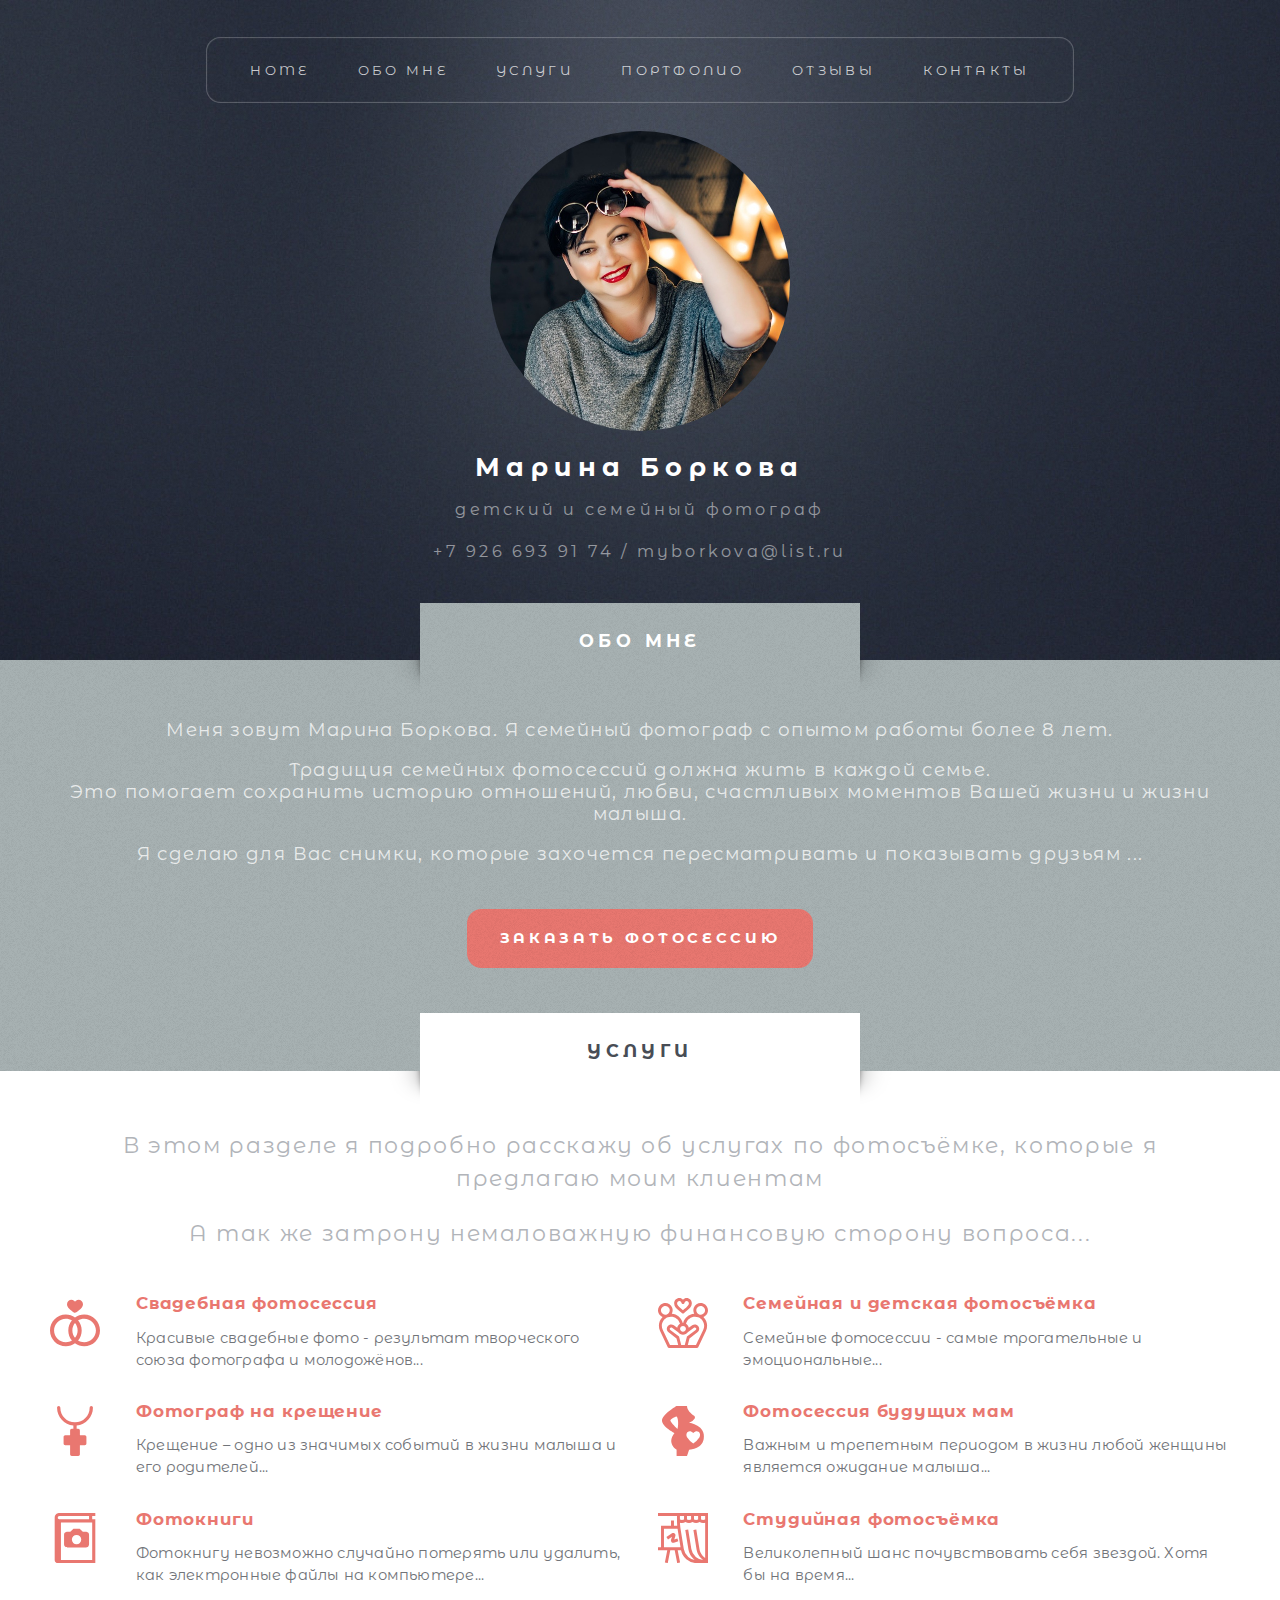
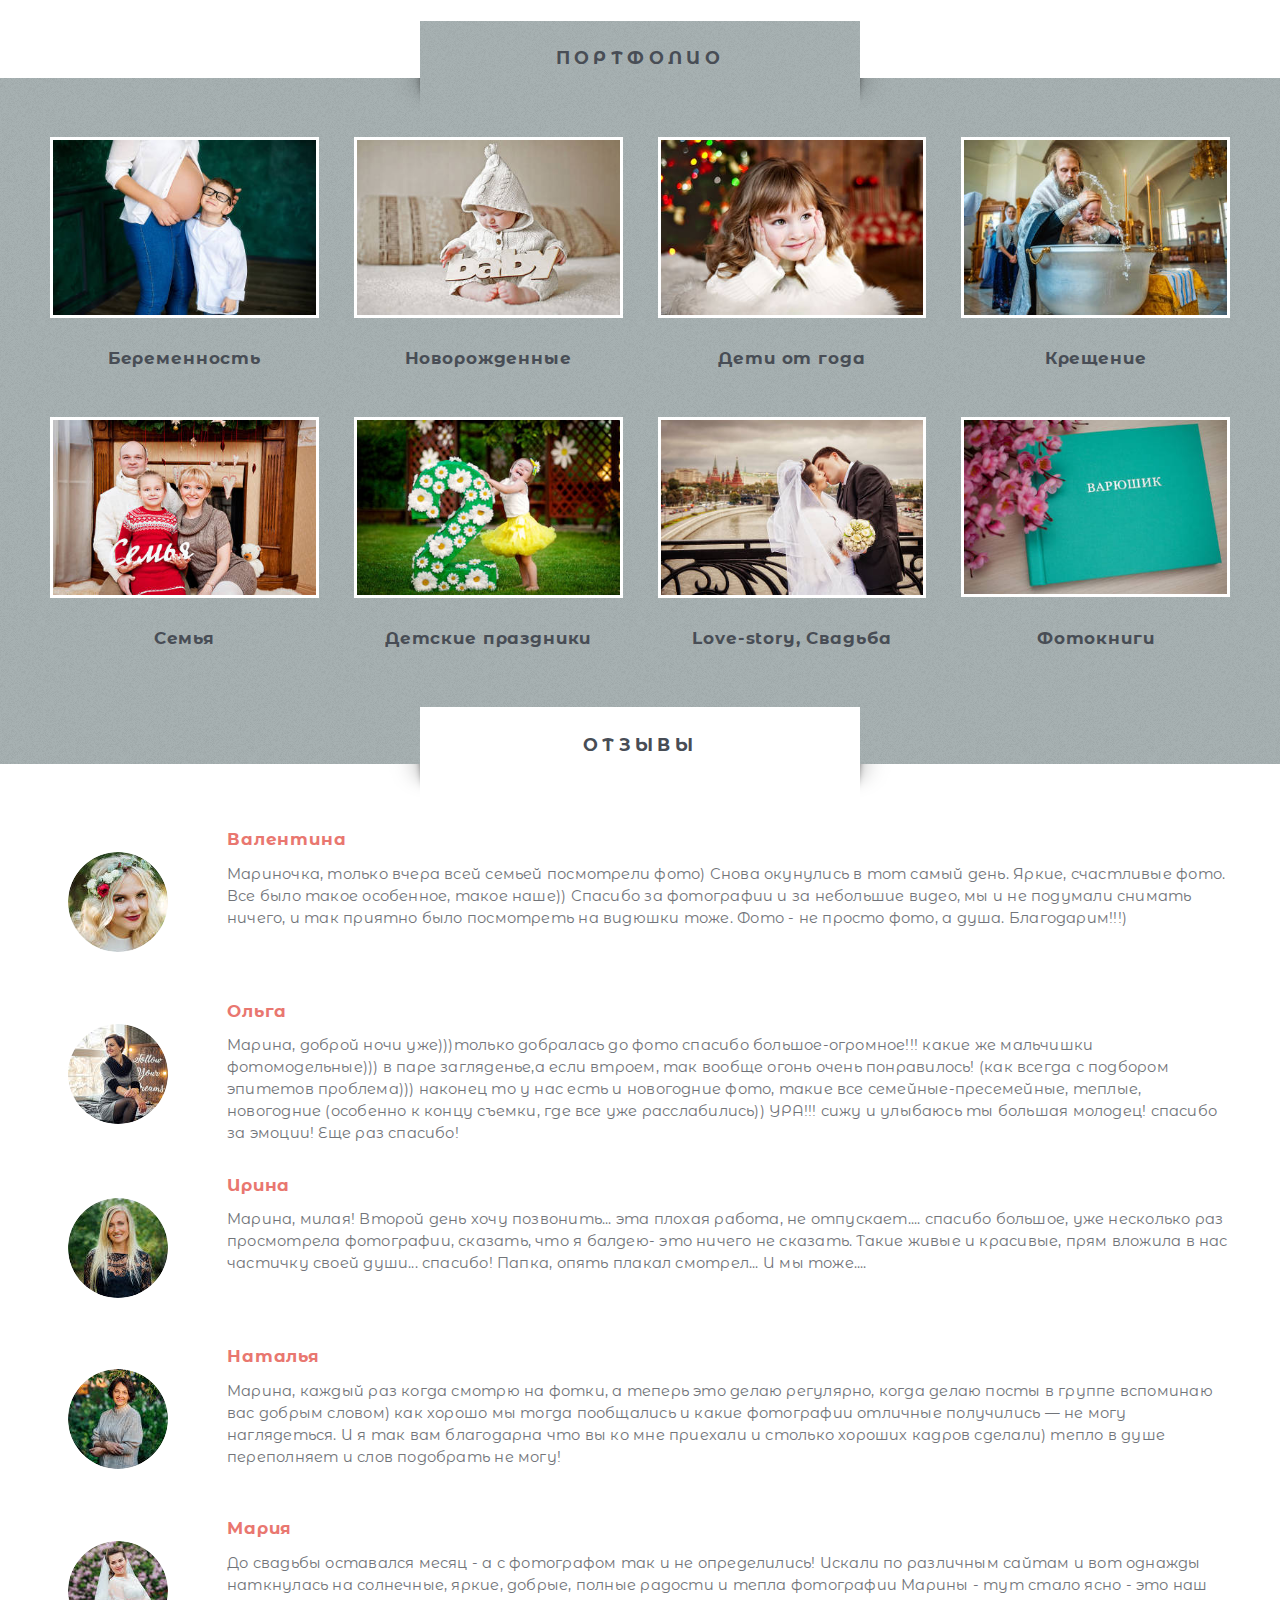
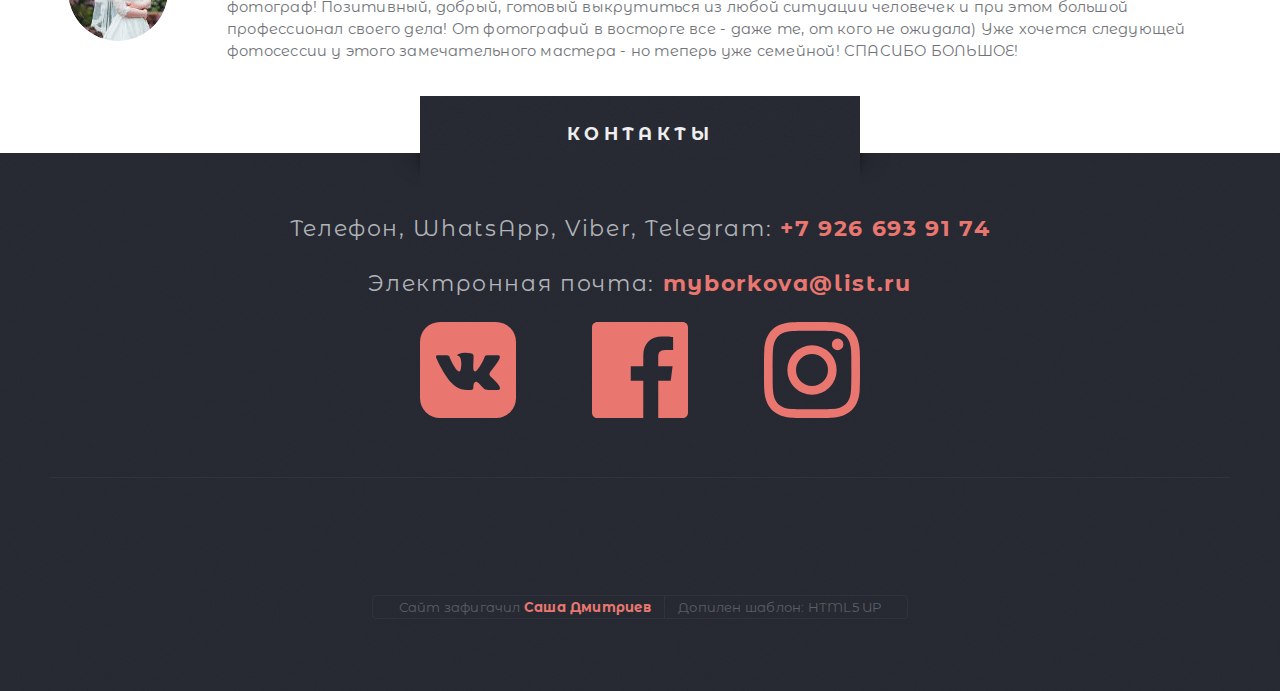
<file: index.html>
<!DOCTYPE HTML>
<html>
	<head>
		<title>Марина Боркова - детский и семейный фотограф</title>
		<meta charset="utf-8" />
		<meta name="viewport" content="width=device-width, initial-scale=1, user-scalable=no" />
		<meta name="format-detection" content="telephone=no">
		<link rel="stylesheet" href="assets/css/main.css" />
		<link type="text/css" rel="stylesheet" href="assets/css/lightgallery.css" />
	</head>
	<body class="homepage is-preload">
		<div id="page-wrapper">

			<!-- Header -->
				<section id="header" class="wrapper">

					<!-- Logo -->
						<div id="logo">
							<img class="photo-round" src="images/photo-main.png" alt="Марина Боркова - детский и семейный фотограф">
							<h1>Марина Боркова</h1>
							<p>детский и семейный фотограф</p>
							<p>+7 926 693 91 74  /  myborkova@list.ru</p>
						</div>

					<!-- Nav -->
						<nav id="nav">
							<ul>
								<li class="current"><a href="index.html">Home</a></li>
								<li><a href="#intro">Обо мне</a></li>
								<li><a href="#main">Услуги</a></li>
								<li><a href="#highlights">Портфолио</a></li>
								<li><a href="#feedback">Отзывы</a></li>
								<li><a href="#footer">Контакты</a></li>
							</ul>
						</nav>

				</section>

			<!-- Intro -->
				<section id="intro" class="wrapper style1">
					<div class="title">Обо мне</div>
					<div class="container">
						<p class="style1">Меня зовут Марина Боркова. Я семейный фотограф с опытом работы более 8 лет.</p>
						<p class="style1">Традиция семейных фотосессий должна жить в каждой семье.<br>
						Это помогает сохранить историю отношений, любви, счастливых	моментов Вашей жизни и жизни малыша.</p>
						<p class="style1">Я сделаю для Вас снимки, которые захочется пересматривать и показывать друзьям ...</p>
						<ul class="actions">
							<li><a href="#footer" class="button style3 large">Заказать фотосессию</a></li>
						</ul>
					</div>
				</section>

			<!-- Main -->
				<section id="main" class="wrapper style2">
					<div class="title">услуги</div>
					<div class="container">

						<!-- Features -->
							<section id="features">
								<header class="style1">
									<p>В этом разделе я подробно расскажу об услугах по фотосъёмке, которые я предлагаю моим клиентам</p>
									<p>А так же затрону немаловажную финансовую сторону вопроса...</p>
								</header>
								<div class="feature-list">
									<div class="row">
										<div class="col-6 col-12-medium">
											<section>
												<a href="wedding.html#main" class="service-link">
													<svg xmlns="http://www.w3.org/2000/svg" viewBox="0 0 368.875 368.875" width="50" height="50">
														<g fill="#e97770">
															<path d="M184.487 109.53c4.683 0 13.712-5.525 26.839-16.424 9.066-7.526 20.398-18.07 25.012-25.087 3.498-5.318 7.439-12.798 6.866-23.515-.953-17.816-15.328-31.772-32.725-31.772-12.403 0-21.1 9.153-25.917 14.401-4.57-5.165-13.343-14.401-26.164-14.401-17.396 0-31.771 13.956-32.725 31.773-.58 10.857 3.642 18.622 6.869 23.518 7.129 10.822 41.574 41.507 51.945 41.507zM251.939 122.271c-25.123 0-48.42 7.966-67.501 21.501-19.081-13.536-42.378-21.501-67.501-21.501C52.458 122.271 0 174.729 0 239.207s52.458 116.936 116.936 116.936c25.123 0 48.42-7.965 67.501-21.501 19.081 13.536 42.378 21.501 67.501 21.501 64.479 0 116.936-52.457 116.936-116.936s-52.457-116.936-116.935-116.936zm-67.501 171.654c-12.144-14.953-19.435-33.999-19.435-54.718s7.29-39.766 19.435-54.719c12.144 14.953 19.435 33.999 19.435 54.719s-7.291 39.766-19.435 54.718zM30 239.207c0-47.937 39-86.937 86.936-86.937 16.41 0 31.771 4.572 44.88 12.506-16.741 20.235-26.813 46.178-26.813 74.43 0 28.252 10.072 54.195 26.813 74.43-13.109 7.934-28.47 12.506-44.88 12.506C69 326.143 30 287.144 30 239.207zm221.939 86.936c-16.409 0-31.771-4.572-44.88-12.506 16.741-20.235 26.813-46.178 26.813-74.43 0-28.252-10.072-54.196-26.813-74.43 13.109-7.934 28.47-12.506 44.88-12.506 47.937 0 86.936 39 86.936 86.937s-39 86.935-86.936 86.935z" />
														</g>
													</svg>
													<div class="description">
														<h3>Свадебная фотосессия</h3>
														<p>Красивые свадебные фото - результат творческого союза фотографа и молодожёнов...</p>
													</div>
												</a>
											</section>
										</div>
										<div class="col-6 col-12-medium">
											<section>
												<a href="family.html#main" class="service-link">
													<svg xmlns="http://www.w3.org/2000/svg" viewBox="0 0 512 512" width="50" height="50">
														<path d="M293.211.013c-14.488-.001-27.235 5.893-37.21 17.123C246.024 5.906 233.279.012 218.791.012c-29.837 0-53.209 24.331-53.209 55.391 0 32.169 24.994 53.121 59.586 82.117 6.706 5.621 13.639 11.434 21.009 17.82 2.819 2.443 6.321 3.665 9.824 3.665 3.502 0 7.005-1.222 9.824-3.665 6.71-5.816 13.04-11.158 19.162-16.325 35.126-29.647 61.433-51.771 61.433-83.611 0-31.06-23.372-55.391-53.209-55.391zm-27.574 116.076c-3.15 2.659-6.354 5.363-9.645 8.161-3.956-3.352-7.79-6.566-11.553-9.721-32.106-26.913-48.859-41.765-48.859-59.127 0-14.239 10.196-25.393 23.21-25.393 16.106 0 22.334 19.85 22.766 21.295 1.744 6.573 7.641 11.151 14.444 11.151 6.804 0 12.7-4.579 14.444-11.151.431-1.445 6.659-21.295 22.766-21.295 13.014.001 23.21 11.154 23.21 25.394.001 17.436-19.216 34.046-50.783 60.686z"
														 fill="#e97770" />
														<path d="M507.449 151.586c14.176-38.948-5.869-81.947-44.823-96.125-38.859-14.143-81.98 5.964-96.124 44.823-7.3 20.056-5.801 41.833 4.213 60.779-56.151 3.826-100.628 44.432-112.226 93.016l-.47 1.972c-2.049-.068-1.967-.069-4.039 0-12.802-53.675-59.052-91.332-112.696-94.987 10.014-18.941 11.515-40.722 4.214-60.78-14.143-38.859-57.263-58.967-96.124-44.823-38.947 14.176-59.001 57.17-44.823 96.124 7.563 20.777 23.41 36.187 42.458 43.874-39.086 37.897-48.475 96.175-25.695 143.484l78.734 164.521c2.493 5.209 7.755 8.525 13.529 8.525h284.844c5.775 0 11.037-3.315 13.529-8.525l78.719-164.489c22.937-47.637 13.172-105.847-25.681-143.517 19.051-7.687 34.9-23.097 42.461-43.872zM256.001 285.999c16.541 0 29.999 13.457 29.999 29.999s-13.457 29.999-29.999 29.999-29.999-13.457-29.999-29.999 13.457-29.999 29.999-29.999zM32.741 141.325c-8.506-23.37 3.522-49.167 26.895-57.674 23.463-8.54 49.201 3.615 57.674 26.895 8.506 23.37-3.522 49.167-26.895 57.674-23.368 8.506-49.167-3.523-57.674-26.895zm90.287 340.666l-74.67-156.029c-24.079-50.008.466-110.681 52.317-129.553 52.094-18.96 110.004 11.313 123.681 64.741l.811 3.403c-14.665 8.823-25.257 23.736-28.274 41.213l-34.927-25.791c-19.823-14.844-48.048-10.808-62.952 9.02-14.76 19.674-11.099 47.947 8.967 62.979l81.679 61.497 17.13 68.52h-83.762zm171.496-80.948l-20.236 80.947h-36.575l-20.237-80.947a14.9998 14.9998 0 0 0-5.53-8.345l-85.949-64.712c-6.639-4.973-7.951-14.371-2.995-20.978 4.976-6.619 14.395-7.968 20.999-3.009l.096.072 62.847 46.407c10.87 15.417 28.8 25.517 49.055 25.517s38.185-10.1 49.055-25.517l62.925-46.465c6.628-4.959 16.054-3.62 21.01 2.984 4.965 6.618 3.665 16.007-3.015 21.011l-85.92 64.69a15.005 15.005 0 0 0-5.53 8.345zm169.103-75.049L388.973 481.99H305.21l17.13-68.52 81.65-61.475c19.905-14.912 23.927-43.1 8.994-63.003-14.873-19.817-43.127-23.853-62.901-9.054l-34.976 25.827c-3.018-17.477-13.608-32.391-28.274-41.212l.811-3.403c13.694-53.496 71.654-83.676 123.682-64.741 51.91 18.893 76.371 79.593 52.301 129.585zm15.634-184.669c-8.507 23.37-34.302 35.4-57.674 26.895-23.37-8.507-35.4-34.302-26.895-57.674 8.507-23.37 34.301-35.4 57.674-26.895 23.37 8.506 35.401 34.301 26.895 57.674z"
														 fill="#e97770" />
													</svg>
													<div class="description">
														<h3>Семейная и детская фотосъёмка</h3>
														<p>Семейные фотосессии - самые трогательные и эмоциональные...</p>
													</div>
												</a>
											</section>
										</div>
										<div class="col-6 col-12-medium">
											<section>
												<a href="baptism.html#main" class="service-link">
													<svg xmlns="http://www.w3.org/2000/svg" viewBox="0 0 512.001 512.001" width="50" height="50">
														<path d="M439.652 16.696C439.652 7.473 432.174 0 422.957 0s-16.696 7.473-16.696 16.696c0 82.853-67.403 150.261-150.261 150.261S105.739 99.548 105.739 16.696C105.739 7.473 98.261 0 89.044 0S72.348 7.473 72.348 16.696c0 95.63 73.5 174.333 166.957 182.806v34.237h-16.696c-9.217 0-16.696 7.473-16.696 16.696v50.087h-50.087c-9.217 0-16.696 7.473-16.696 16.696V384c0 9.223 7.479 16.696 16.696 16.696h50.087v94.609c0 9.223 7.479 16.696 16.696 16.696h66.783c9.217 0 16.696-7.473 16.696-16.696v-94.609h50.087c9.217 0 16.696-7.473 16.696-16.696v-66.783c0-9.223-7.479-16.696-16.696-16.696h-50.087v-50.087c0-9.223-7.479-16.696-16.696-16.696h-16.696v-34.237c93.456-8.473 166.956-87.175 166.956-182.805z"
														 fill="#e97770" />
													</svg>
													<div class="description">
														<h3>Фотограф на крещение</h3>
														<p>Крещение – одно из значимых событий в жизни малыша и его родителей...</p>
													</div>
												</a>
											</section>
										</div>
										<div class="col-6 col-12-medium">
											<section>
												<a href="pregnant.html#main" class="service-link">
													<svg xmlns="http://www.w3.org/2000/svg" viewBox="0 0 512.001 512.001" width="50" height="50">
														<path d="M318.384 170.667a94.936 94.936 0 0 0 57.6-42.667c4.99-9.423 2.258-21.083-6.4-27.307C338.224 78.08 297.05 42.667 297.05 0H190.384S41.051 85.333 41.051 149.333s128 128 128 128C83.717 384 190.384 448 190.384 448v64H297.05l21.333-64s128 0 149.333-106.667c29.228-146.346-149.332-170.666-149.332-170.666zm-120.32 64s-70.4-66.987-71.68-85.333c-1.493-21.333 64-42.667 64-42.667 21.333 21.333 18.773 110.08 7.68 128zM425.05 320a227.84 227.84 0 0 1-64 64 227.84 227.84 0 0 1-64-64c-21.333-42.667 21.333-85.333 64-42.667 42.667-42.666 85.334 0 64 42.667z"
														 fill="#e97770" />
													</svg>
													<div class="description">
														<h3>Фотосессия будущих мам</h3>
														<p>Важным и трепетным периодом в жизни любой женщины является ожидание малыша...</p>
													</div>	
												</a>
											</section>
										</div>
										<div class="col-6 col-12-medium">
											<section>
												<a href="books.html#main" class="service-link">
													<svg xmlns="http://www.w3.org/2000/svg" viewBox="0 0 32 32" width="50" height="50">
														<g fill="#e97770">
															<path d="M29.001 1.999V0h-23c-.084.004-.708-.008-1.445.354C3.808.686 2.965 1.645 3 3l.001.018V30c0 2 2 2 2 2h24V4h-2V1.999h2zM5.997 4a.871.871 0 0 1-.145-.018c-.179-.027-.435-.113-.579-.239-.137-.134-.256-.243-.272-.743.033-.647.194-.686.447-.857.13-.065.289-.106.404-.125.117-.021.147-.013.149-.019h19V4h-19-.004zm21.004 26h-20V6h20v24z" />
															<path d="M10.999 22h12c2 0 2-2 2-2v-6c0-2-2-2-2-2h-2l-2-2h-4l-2 2h-2s-2 0-2 2v6c0 2 2 2 2 2zm6-8a3 3 0 1 1 0 6 3 3 0 0 1 0-6z" />
														</g>
													</svg>
													<div class="description">
														<h3>Фотокниги</h3>
														<p>Фотокнигу невозможно случайно потерять или удалить, как электронные файлы на компьютере...</p>
													</div>
												</a>	
											</section>
										</div>
										<div class="col-6 col-12-medium">
											<section>
												<a href="studio.html#main" class="service-link">
													<svg xmlns="http://www.w3.org/2000/svg" viewBox="0 0 511 511" width="50" height="50">
														<path d="M0 0v30h194v45c0 18.642.859 37.365 2.555 56H163V76h-30v55H31v220H0v30h94.778L70.28 506.118l29.44 5.765L125.348 381h45.305l25.627 130.882 29.44-5.765L201.222 381h34.141a164.322 164.322 0 0 0 54.286 91.774A164.307 164.307 0 0 0 396.139 512H512V0H0zm440 30h42v36.674c-12.887 6.474-29.113 6.473-42 0V30zm-72 0h42v36.674c-12.888 6.474-29.113 6.474-42 .001V30zm-72 0h42v36.674c-12.887 6.474-29.112 6.474-42 0V30zm-72 0h42v36.674c-12.888 6.473-29.113 6.473-42 0V30zM61 351V161h139.024a614.53 614.53 0 0 0 1.769 11.77L230.386 351H61zm421 108.635c-11.436-7.594-21.716-16.918-30.375-27.662-14.592-18.104-24.258-39.849-27.953-62.882l-32.258-201.073-29.621 4.752 32.258 201.073c4.521 28.182 16.353 54.793 34.217 76.957 9.401 11.665 20.371 21.957 32.5 30.623a134.297 134.297 0 0 1-74.658-31.48 134.281 134.281 0 0 1-45.438-80.852l-32.258-201.073-29.621 4.752 32.258 201.073a164.304 164.304 0 0 0 55.599 98.932c3.2 2.727 6.499 5.314 9.88 7.774-24.764-3.666-48.185-14.211-67.42-30.605a134.281 134.281 0 0 1-45.438-80.852l-32.258-201.073a589.217 589.217 0 0 1-6.928-69.211c18.712 5.082 39.309 3.042 56.514-6.117 22.131 11.781 49.869 11.782 72 0 22.128 11.78 49.867 11.781 71.999 0 17.354 9.239 38.156 11.234 57.001 5.981v360.963z"
														 fill="#e97770" />
														<path d="M198.256 259.77l-32.152 10.717 11.483-36.576c2.952-9.401-.223-19.311-8.087-25.247-7.865-5.937-18.266-6.273-26.498-.857l-57.246 37.662 16.488 25.063 40.837-26.866-9.703 30.905c-2.601 8.284-.37 17.21 5.823 23.295 4.385 4.309 10.159 6.606 16.08 6.606 2.441 0 4.909-.391 7.313-1.192l45.148-15.049-9.486-28.461z"
														 fill="#e97770" />
													</svg>
													<div class="description">
														<h3>Студийная фотосъёмка</h3>
														<p>Великолепный шанс почувствовать себя звездой. Хотя бы на время...</p>
													</div>
												</a>
											</section>
										</div>
									</div>
								</div>
							</section>

					</div>
				</section>

			<!-- Highlights -->
				<section id="highlights" class="wrapper style3">
					<div class="title">Портфолио</div>
					<div class="container">
						<div class="row aln-center">
							<div class="col-3 col-12-medium">
								<section class="highlight">
									<a class="image featured" id="pregnancy-gallery"><img src="images/pregnancy.jpg" alt="" /></a>
									<h3>Беременность</h3>
								</section>
							</div>
							<div class="col-3 col-12-medium">
								<section class="highlight">
									<a class="image featured" id="baby-gallery"><img src="images/newborns.jpg" alt="" /></a>
									<h3>Новорожденные</h3>
								</section>
							</div>
							<div class="col-3 col-12-medium">
								<section class="highlight">
									<a class="image featured" id="afterone-gallery"><img src="images/afterone.jpg" alt="" /></a>
									<h3>Дети от года</h3>
								</section>
							</div>
							<div class="col-3 col-12-medium">
								<section class="highlight">
									<a class="image featured" id="baptism-gallery"><img src="images/baptism.jpg" alt="" /></a>
									<h3>Крещение</h3>
								</section>
							</div>
							<div class="col-3 col-12-medium">
								<section class="highlight">
									<a class="image featured" id="family-gallery"><img src="images/family.jpg" alt="" /></a>
									<h3>Семья</h3>
								</section>
							</div>
							<div class="col-3 col-12-medium">
								<section class="highlight">
									<a class="image featured" id="events-gallery"><img src="images/events.jpg" alt="" /></a>
									<h3>Детские праздники</h3>
								</section>
							</div>
							<div class="col-3 col-12-medium">
								<section class="highlight">
									<a class="image featured" id="wedding-gallery"><img src="images/wedding.jpg" alt="" /></a>
									<h3>Love-story, Свадьба</h3>
								</section>
							</div>
							<div class="col-3 col-12-medium">
								<section class="highlight">
									<a class="image featured" id="books-gallery"><img src="images/books.jpg" alt="" /></a>
									<h3>Фотокниги</h3>
								</section>
							</div>
						</div>
					</div>
				</section>
			<!-- Main -->
			<section id="main" class="wrapper style2">
				<div class="title">отзывы</div>
				<div class="container">
			
					<!-- Feedback -->
					<section id="feedback">
						<div class="feature-list">
							<div class="row">
								<div class="col-12">
									<section>
										<a href="https://vk.com/id926212" class="service-link">
											<img class="photo-round" src="images/fb1.jpg" alt="Марина Боркова - отзывы о фотографе">
											<div class="description">
												<h3>Валентина</h3>
												<p>Мариночка, только вчера всей семьей посмотрели фото) Снова окунулись в тот самый день. Яркие, счастливые фото. Все было
												такое особенное, такое наше)) Спасибо за фотографии и за небольшие видео, мы и не подумали снимать ничего, и так приятно
												было посмотреть на видюшки тоже. Фото - не просто фото, а душа. Благодарим!!!)</p>
											</div>
										</a>
									</section>
								</div>
								<div class="col-12">
									<section>
										<a href="https://vk.com/bagirskaya" class="service-link">
											<img class="photo-round" src="images/fb2.jpg" alt="Марина Боркова - отзывы о фотографе">
											<div class="description">
												<h3>Ольга</h3>
												<p>Марина, доброй ночи уже)))только добралась до фото спасибо большое-огромное!!! какие же мальчишки фотомодельные))) в паре
												загляденье,а если втроем, так вообще огонь очень понравилось! (как всегда с подбором эпитетов проблема))) наконец то у
												нас есть и новогодние фото, такие все семейные-пресемейные, теплые, новогодние (особенно к концу съемки, где все уже
												расслабились)) УРА!!! сижу и улыбаюсь ты большая молодец! спасибо за эмоции!
												Еще раз спасибо!</p>
											</div>
										</a>
									</section>
								</div>
								<div class="col-12">
									<section>
										<a href="https://vk.com/id20348934" class="service-link">
											<img class="photo-round" src="images/fb3.jpg" alt="Марина Боркова - отзывы о фотографе">
											<div class="description">
												<h3>Ирина</h3>
												<p>Марина, милая! Второй день хочу позвонить... эта плохая работа, не отпускает.... спасибо большое, уже несколько раз
												просмотрела фотографии, сказать, что я балдею- это ничего не сказать. Такие живые и красивые, прям вложила в нас частичку
												своей души... спасибо! Папка, опять плакал смотрел... И мы тоже....</p>
											</div>
										</a>
									</section>
								</div>
								<div class="col-12">
									<section>
										<a href="https://vk.com/natalysadponovonu" class="service-link">
											<img class="photo-round" src="images/fb4.jpg" alt="Марина Боркова - отзывы о фотографе">
											<div class="description">
												<h3>Наталья</h3>
												<p>Марина, каждый раз когда смотрю на фотки, а теперь это делаю регулярно, когда делаю посты в группе вспоминаю вас добрым
												словом) как хорошо мы тогда пообщались и какие фотографии отличные получились — не могу наглядеться. И я так вам
												благодарна что вы ко мне приехали и столько хороших кадров сделали) тепло в душе переполняет и слов подобрать не
												могу!</p>
											</div>
										</a>
									</section>
								</div>
								<div class="col-12">
									<section>
										<a href="https://vk.com/id17238745" class="service-link">
											<img class="photo-round" src="images/fb5.jpg" alt="Марина Боркова - отзывы о фотографе">
											<div class="description">
												<h3>Мария</h3>
												<p>До свадьбы оставался месяц - а с фотографом так и не определились! Искали по различным сайтам и вот однажды наткнулась
												на солнечные, яркие, добрые, полные радости и тепла фотографии Марины - тут стало ясно - это наш фотограф! Позитивный,
												добрый, готовый выкрутиться из любой ситуации человечек и при этом большой профессионал своего дела! От фотографий в
												восторге все - даже те, от кого не ожидала) Уже хочется следующей фотосессии у этого замечательного мастера - но теперь
												уже семейной! СПАСИБО БОЛЬШОЕ!</p>
											</div>
										</a>
									</section>
								</div>
							</div>
						</div>
					</section>
			
				</div>
			</section>

			<!-- Footer -->
				<section id="footer" class="wrapper">
					<div class="title">Контакты</div>
					<div class="container">
						<header class="style1">
							<p>
							Телефон, WhatsApp, Viber, Telegram: <a href="tel:+7-926-693-91-74">+7&nbsp;926&nbsp;693&nbsp;91&nbsp;74</a>
							</p>
							<p>
							Электронная почта: <a href="mailto:myborkova@list.ru">myborkova@list.ru</a>
							</p>
							<div class="footer-social">
								<ul>
									<li>
										<a class="social-button" href="https://vk.com/myborkova_photographer"><span class="visually-hidden">Вконтакте</span>
											<svg xmlns="http://www.w3.org/2000/svg" viewBox="0 0 24 24" width="96" height="96">
												<path fill='#e97770' d="M19 0H5a5 5 0 0 0-5 5v14a5 5 0 0 0 5 5h14a5 5 0 0 0 5-5V5a5 5 0 0 0-5-5zm.25 16.996h-2.134c-1.205 0-1.409-.687-2.401-1.679-.897-.897-1.395-.209-1.374 1.068.006.339-.161.611-.566.611-1.264 0-3.08.178-4.918-1.806C5.974 13.157 4 9.079 4 8.677c0-.237.196-.344.524-.344h2.17c.574 0 .623.284.783.649.667 1.521 2.265 4.574 2.69 2.87.244-.978.344-3.245-.703-3.44-.594-.11.452-.746 1.968-.746.377 0 .786.041 1.205.137.769.179.771.523.761 1.026-.039 1.903-.269 3.184.233 3.507.479.31 1.739-1.717 2.403-3.281.183-.433.219-.722.734-.722h2.654c1.39 0-.182 1.997-1.383 3.557-.968 1.255-.916 1.28.209 2.324.803.744 1.75 1.76 1.75 2.336.002.272-.21.446-.748.446z" /></svg></a>
									</li>
									<li>
										<a class="social-button" href="https://www.facebook.com/myborkova"><span class="visually-hidden">Facebook</span>
											<svg xmlns="http://www.w3.org/2000/svg" viewBox="0 0 24 24" width="96" height="96">
												<path fill='#e97770' d="M22.675 0H1.325C.593 0 0 .593 0 1.325v21.351C0 23.407.593 24 1.325 24H12.82v-9.294H9.692v-3.622h3.128V8.413c0-3.1 1.893-4.788 4.659-4.788 1.325 0 2.463.099 2.795.143v3.24l-1.918.001c-1.504 0-1.795.715-1.795 1.763v2.313h3.587l-.467 3.622h-3.12V24h6.116c.73 0 1.323-.593 1.323-1.325V1.325C24 .593 23.407 0 22.675 0z" /></svg></a>
									</li>
									<li>
										<a class="social-button" href="https://www.instagram.com/myborkova/"><span class="visually-hidden">Instagram</span>
											<svg xmlns="http://www.w3.org/2000/svg" viewBox="0 0 24 24" width="96" height="96">
												<path fill='#e97770' d="M12 2.163c3.204 0 3.584.012 4.85.07 3.252.148 4.771 1.691 4.919 4.919.058 1.265.069 1.645.069 4.849 0 3.205-.012 3.584-.069 4.849-.149 3.225-1.664 4.771-4.919 4.919-1.266.058-1.644.07-4.85.07-3.204 0-3.584-.012-4.849-.07-3.26-.149-4.771-1.699-4.919-4.92-.058-1.265-.07-1.644-.07-4.849 0-3.204.013-3.583.07-4.849.149-3.227 1.664-4.771 4.919-4.919 1.266-.057 1.645-.069 4.849-.069zM12 0C8.741 0 8.333.014 7.053.072 2.695.272.273 2.69.073 7.052.014 8.333 0 8.741 0 12c0 3.259.014 3.668.072 4.948.2 4.358 2.618 6.78 6.98 6.98C8.333 23.986 8.741 24 12 24c3.259 0 3.668-.014 4.948-.072 4.354-.2 6.782-2.618 6.979-6.98.059-1.28.073-1.689.073-4.948 0-3.259-.014-3.667-.072-4.947-.196-4.354-2.617-6.78-6.979-6.98C15.668.014 15.259 0 12 0zm0 5.838a6.162 6.162 0 1 0 0 12.324 6.162 6.162 0 0 0 0-12.324zM12 16a4 4 0 1 1 0-8 4 4 0 0 1 0 8zm6.406-11.845a1.44 1.44 0 1 0 0 2.881 1.44 1.44 0 0 0 0-2.881z" /></svg></a>
									</li>
								</ul>
							</div>
						</header>
						<div id="copyright">
							<ul>
								<li>Сайт зафигачил <a href="mailto:alex@dmitriev.it">Саша Дмитриев</a></li><li>Допилен шаблон: <a href="http://html5up.net">HTML5 UP</a></li>
							</ul>
						</div>
					</div>
				</section>

		</div>

		<!-- Scripts -->
			<script src="assets/js/jquery.min.js"></script>
			<script src="assets/js/jquery.dropotron.min.js"></script>
			<script src="assets/js/browser.min.js"></script>
			<script src="assets/js/breakpoints.min.js"></script>
			<script src="assets/js/util.js"></script>
			<script src="assets/js/main.js"></script>
			<script src="assets/js/lightgallery.min.js"></script>
			<script src="assets/js/gallery.js"></script>

	</body>
</html>
</file>
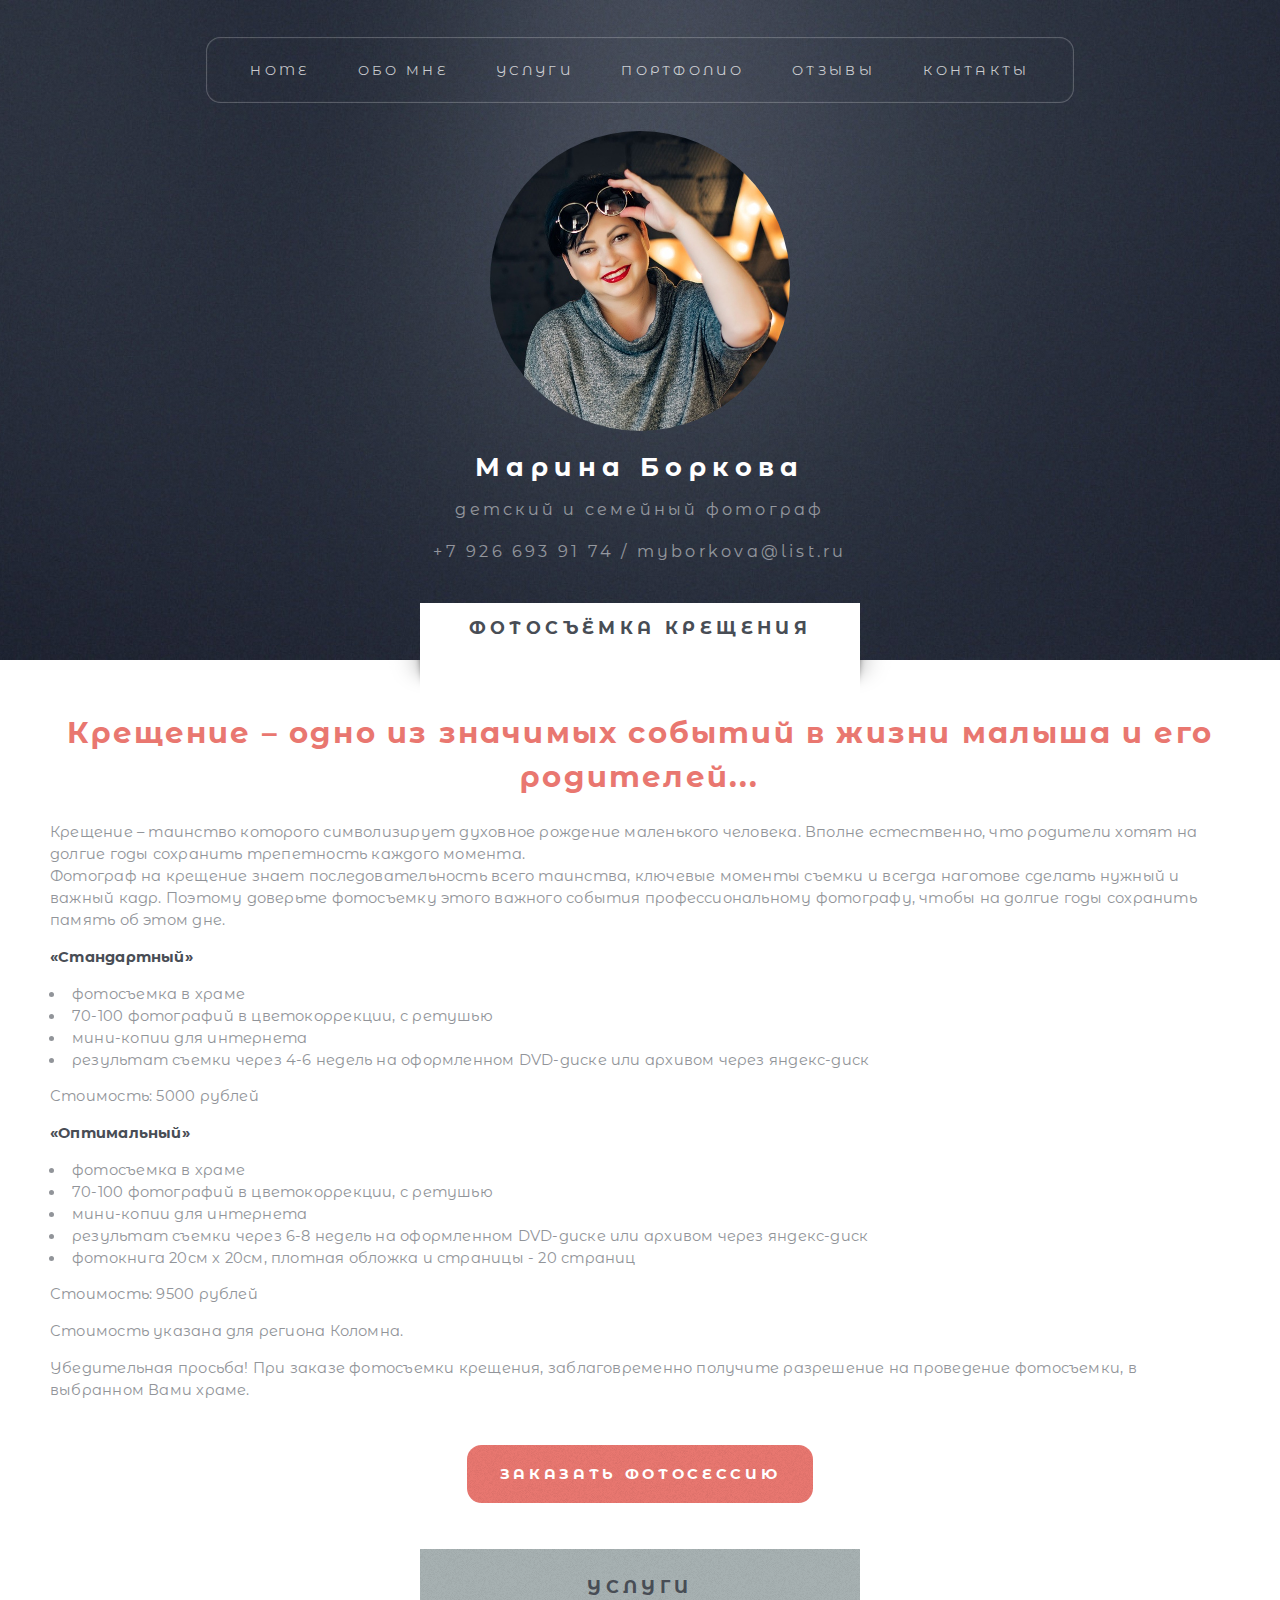
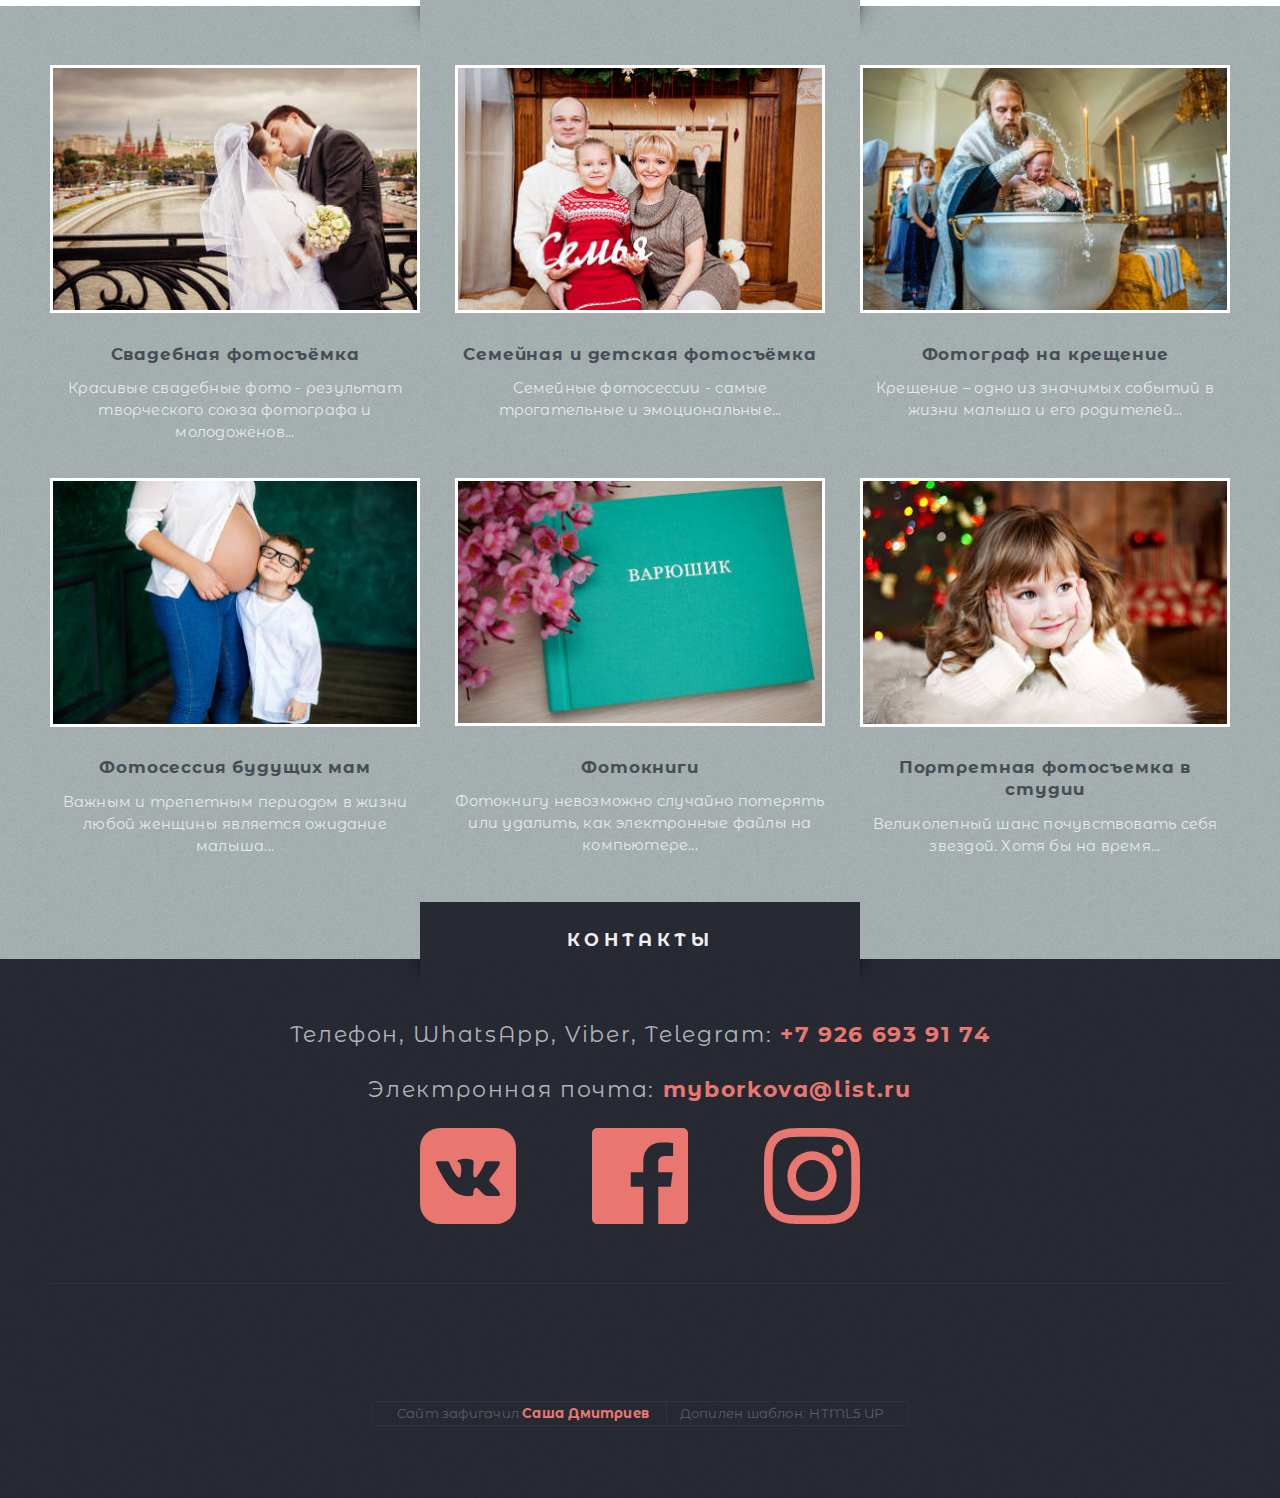
<file: baptism.html>
<!DOCTYPE HTML>
<html>

<head>
	<title>Марина Боркова - детский и семейный фотограф</title>
	<meta charset="utf-8" />
	<meta name="viewport" content="width=device-width, initial-scale=1, user-scalable=no" />
	<meta name="format-detection" content="telephone=no">
	<link rel="stylesheet" href="assets/css/main.css" />
	<link type="text/css" rel="stylesheet" href="assets/css/lightgallery.css" />
</head>

<body class="homepage is-preload">
	<div id="page-wrapper">

		<!-- Header -->
		<section id="header" class="wrapper">

			<!-- Logo -->
			<div id="logo">
				<img class="photo-round" src="images/photo-main.png" alt="Марина Боркова - детский и семейный фотограф">
				<h1>Марина Боркова</h1>
				<p>детский и семейный фотограф</p>
				<p>+7 926 693 91 74 / myborkova@list.ru</p>
			</div>

			<!-- Nav -->
			<nav id="nav">
				<ul>
					<li class="current"><a href="index.html">Home</a></li>
					<li><a href="index.html#intro">Обо мне</a></li>
					<li><a href="#highlights">Услуги</a></li>
					<li><a href="index.html#highlights">Портфолио</a></li>
					<li><a href="index.html#feedback">Отзывы</a></li>
					<li><a href="#footer">Контакты</a></li>
				</ul>
			</nav>

		</section>

			<!-- Main -->
				<div id="main" class="wrapper style2">
					<div class="title title-services">фотосъёмка крещения</div>
					<div class="container">

						<!-- Content -->
							<div id="content">
								<article class="box post">
									<header class="style1">
										<h2>Крещение – одно из значимых событий в жизни малыша и его родителей...</h2>
									</header>
									<p>Крещение – таинство которого символизирует духовное рождение маленького человека. Вполне естественно, что родители хотят на долгие годы сохранить трепетность каждого момента.<br>
									Фотограф на крещение знает последовательность всего таинства, ключевые моменты съемки и всегда наготове сделать нужный и важный кадр. Поэтому доверьте фотосъемку этого важного события профессиональному фотографу, чтобы на долгие годы
									сохранить память об этом дне.</p>
									<p><b>«Стандартный»</b>
									<ul>
										<li>фотосъемка в храме</li>
										<li>70-100 фотографий в цветокоррекции, с ретушью</li>
										<li>мини-копии для интернета</li>
										<li>результат съемки через 4-6 недель на оформленном DVD-диске или архивом через яндекс-диск</li>
									</ul>
									Стоимость: 5000 рублей</p>
									<p><b>«Оптимальный»</b>
										<ul>
											<li>фотосъемка в храме</li>
											<li>70-100 фотографий в цветокоррекции, с ретушью</li>
											<li>мини-копии для интернета</li>
											<li>результат съемки через 6-8 недель на оформленном DVD-диске или архивом через яндекс-диск</li>
											<li>фотокнига 20см х 20см, плотная обложка и страницы - 20 страниц</li>
										</ul>
										Стоимость: 9500 рублей
									</p>
									<p>Стоимость указана для региона Коломна.</p>
									<p>Убедительная просьба! При заказе фотосъемки крещения, заблаговременно получите разрешение на проведение фотосъемки, в
										выбранном Вами храме.</p>
										<ul class="actions">
											<li><a href="#footer" class="button style3 large">Заказать фотосессию</a></li>
										</ul>
									</article>
							</div>
					</div>
				</div>

			<!-- Highlights -->
				<section id="highlights" class="wrapper style3">
					<div class="title">услуги</div>
					<div class="container">
						<div class="row aln-center">
							<div class="col-4 col-12-medium">
								<section class="highlight">
									<a href="wedding.html#main" class="image featured"><img src="images/wedding.jpg" alt="" /></a>
									<h3><a href="wedding.html#main">Свадебная фотосъёмка</a></h3>
									<p>Красивые свадебные фото - результат творческого союза фотографа и молодожёнов...</p>
								</section>
								</div>
								<div class="col-4 col-12-medium">
									<section class="highlight">
										<a href="family.html#main" class="image featured"><img src="images/family.jpg" alt="" /></a>
										<h3><a href="family.html#main">Семейная и детская фотосъёмка</a></h3>
										<p>Семейные фотосессии - самые трогательные и эмоциональные...</p>
									</section>
								</div>
								<div class="col-4 col-12-medium">
									<section class="highlight">
										<a href="baptism.html#main" class="image featured"><img src="images/baptism.jpg" alt="" /></a>
										<h3><a href="baptism.html#main">Фотограф на крещение</a></h3>
										<p>Крещение – одно из значимых событий в жизни малыша и его родителей...</p>
									</section>
								</div>
								<div class="col-4 col-12-medium">
									<section class="highlight">
										<a href="pregnant.html#main" class="image featured"><img src="images/pregnancy.jpg" alt="" /></a>
										<h3><a href="pregnant.html#main">Фотосессия будущих мам</a></h3>
										<p>Важным и трепетным периодом в жизни любой женщины является ожидание малыша...</p>
									</section>
								</div>
								<div class="col-4 col-12-medium">
									<section class="highlight">
										<a href="books.html#main" class="image featured"><img src="images/books.jpg" alt="" /></a>
										<h3><a href="books.html#main">Фотокниги</a></h3>
										<p>Фотокнигу невозможно случайно потерять или удалить, как электронные файлы на компьютере...</p>
									</section>
								</div>
								<div class="col-4 col-12-medium">
									<section class="highlight">
										<a href="studio.html#main" class="image featured"><img src="images/afterone.jpg" alt="" /></a>
										<h3><a href="studio.html#main">Портретная фотосъемка в студии</a></h3>
										<p>Великолепный шанс почувствовать себя звездой. Хотя бы на время...</p>
									</section>
							</div>
						</div>
					</div>
				</section>

			<!-- Footer -->
			<section id="footer" class="wrapper">
				<div class="title">Контакты</div>
				<div class="container">
					<header class="style1">
						<p>
							Телефон, WhatsApp, Viber, Telegram: <a
								href="tel:+7-926-693-91-74">+7&nbsp;926&nbsp;693&nbsp;91&nbsp;74</a>
						</p>
						<p>
							Электронная почта: <a href="mailto:myborkova@list.ru">myborkova@list.ru</a>
						</p>
						<div class="footer-social">
							<ul>
								<li>
									<a class="social-button" href="https://vk.com/myborkova_photographer"><span
											class="visually-hidden">Вконтакте</span>
										<svg xmlns="http://www.w3.org/2000/svg" viewBox="0 0 24 24" width="96" height="96">
											<path fill='#e97770'
												d="M19 0H5a5 5 0 0 0-5 5v14a5 5 0 0 0 5 5h14a5 5 0 0 0 5-5V5a5 5 0 0 0-5-5zm.25 16.996h-2.134c-1.205 0-1.409-.687-2.401-1.679-.897-.897-1.395-.209-1.374 1.068.006.339-.161.611-.566.611-1.264 0-3.08.178-4.918-1.806C5.974 13.157 4 9.079 4 8.677c0-.237.196-.344.524-.344h2.17c.574 0 .623.284.783.649.667 1.521 2.265 4.574 2.69 2.87.244-.978.344-3.245-.703-3.44-.594-.11.452-.746 1.968-.746.377 0 .786.041 1.205.137.769.179.771.523.761 1.026-.039 1.903-.269 3.184.233 3.507.479.31 1.739-1.717 2.403-3.281.183-.433.219-.722.734-.722h2.654c1.39 0-.182 1.997-1.383 3.557-.968 1.255-.916 1.28.209 2.324.803.744 1.75 1.76 1.75 2.336.002.272-.21.446-.748.446z" />
											</svg></a>
								</li>
								<li>
									<a class="social-button" href="https://www.facebook.com/myborkova"><span
											class="visually-hidden">Facebook</span>
										<svg xmlns="http://www.w3.org/2000/svg" viewBox="0 0 24 24" width="96" height="96">
											<path fill='#e97770'
												d="M22.675 0H1.325C.593 0 0 .593 0 1.325v21.351C0 23.407.593 24 1.325 24H12.82v-9.294H9.692v-3.622h3.128V8.413c0-3.1 1.893-4.788 4.659-4.788 1.325 0 2.463.099 2.795.143v3.24l-1.918.001c-1.504 0-1.795.715-1.795 1.763v2.313h3.587l-.467 3.622h-3.12V24h6.116c.73 0 1.323-.593 1.323-1.325V1.325C24 .593 23.407 0 22.675 0z" />
											</svg></a>
								</li>
								<li>
									<a class="social-button" href="https://www.instagram.com/myborkova/"><span
											class="visually-hidden">Instagram</span>
										<svg xmlns="http://www.w3.org/2000/svg" viewBox="0 0 24 24" width="96" height="96">
											<path fill='#e97770'
												d="M12 2.163c3.204 0 3.584.012 4.85.07 3.252.148 4.771 1.691 4.919 4.919.058 1.265.069 1.645.069 4.849 0 3.205-.012 3.584-.069 4.849-.149 3.225-1.664 4.771-4.919 4.919-1.266.058-1.644.07-4.85.07-3.204 0-3.584-.012-4.849-.07-3.26-.149-4.771-1.699-4.919-4.92-.058-1.265-.07-1.644-.07-4.849 0-3.204.013-3.583.07-4.849.149-3.227 1.664-4.771 4.919-4.919 1.266-.057 1.645-.069 4.849-.069zM12 0C8.741 0 8.333.014 7.053.072 2.695.272.273 2.69.073 7.052.014 8.333 0 8.741 0 12c0 3.259.014 3.668.072 4.948.2 4.358 2.618 6.78 6.98 6.98C8.333 23.986 8.741 24 12 24c3.259 0 3.668-.014 4.948-.072 4.354-.2 6.782-2.618 6.979-6.98.059-1.28.073-1.689.073-4.948 0-3.259-.014-3.667-.072-4.947-.196-4.354-2.617-6.78-6.979-6.98C15.668.014 15.259 0 12 0zm0 5.838a6.162 6.162 0 1 0 0 12.324 6.162 6.162 0 0 0 0-12.324zM12 16a4 4 0 1 1 0-8 4 4 0 0 1 0 8zm6.406-11.845a1.44 1.44 0 1 0 0 2.881 1.44 1.44 0 0 0 0-2.881z" />
											</svg></a>
								</li>
							</ul>
						</div>
					</header>
					<div id="copyright">
						<ul>
							<li>Сайт зафигачил <a href="mailto:alex@dmitriev.it">Саша Дмитриев</a></li>
							<li>Допилен шаблон: <a href="http://html5up.net">HTML5 UP</a></li>
						</ul>
					</div>
				</div>
			</section>
			
			</div>

		<!-- Scripts -->
			<script src="assets/js/jquery.min.js"></script>
			<script src="assets/js/jquery.dropotron.min.js"></script>
			<script src="assets/js/browser.min.js"></script>
			<script src="assets/js/breakpoints.min.js"></script>
			<script src="assets/js/util.js"></script>
			<script src="assets/js/main.js"></script>

	</body>
</html>
</file>
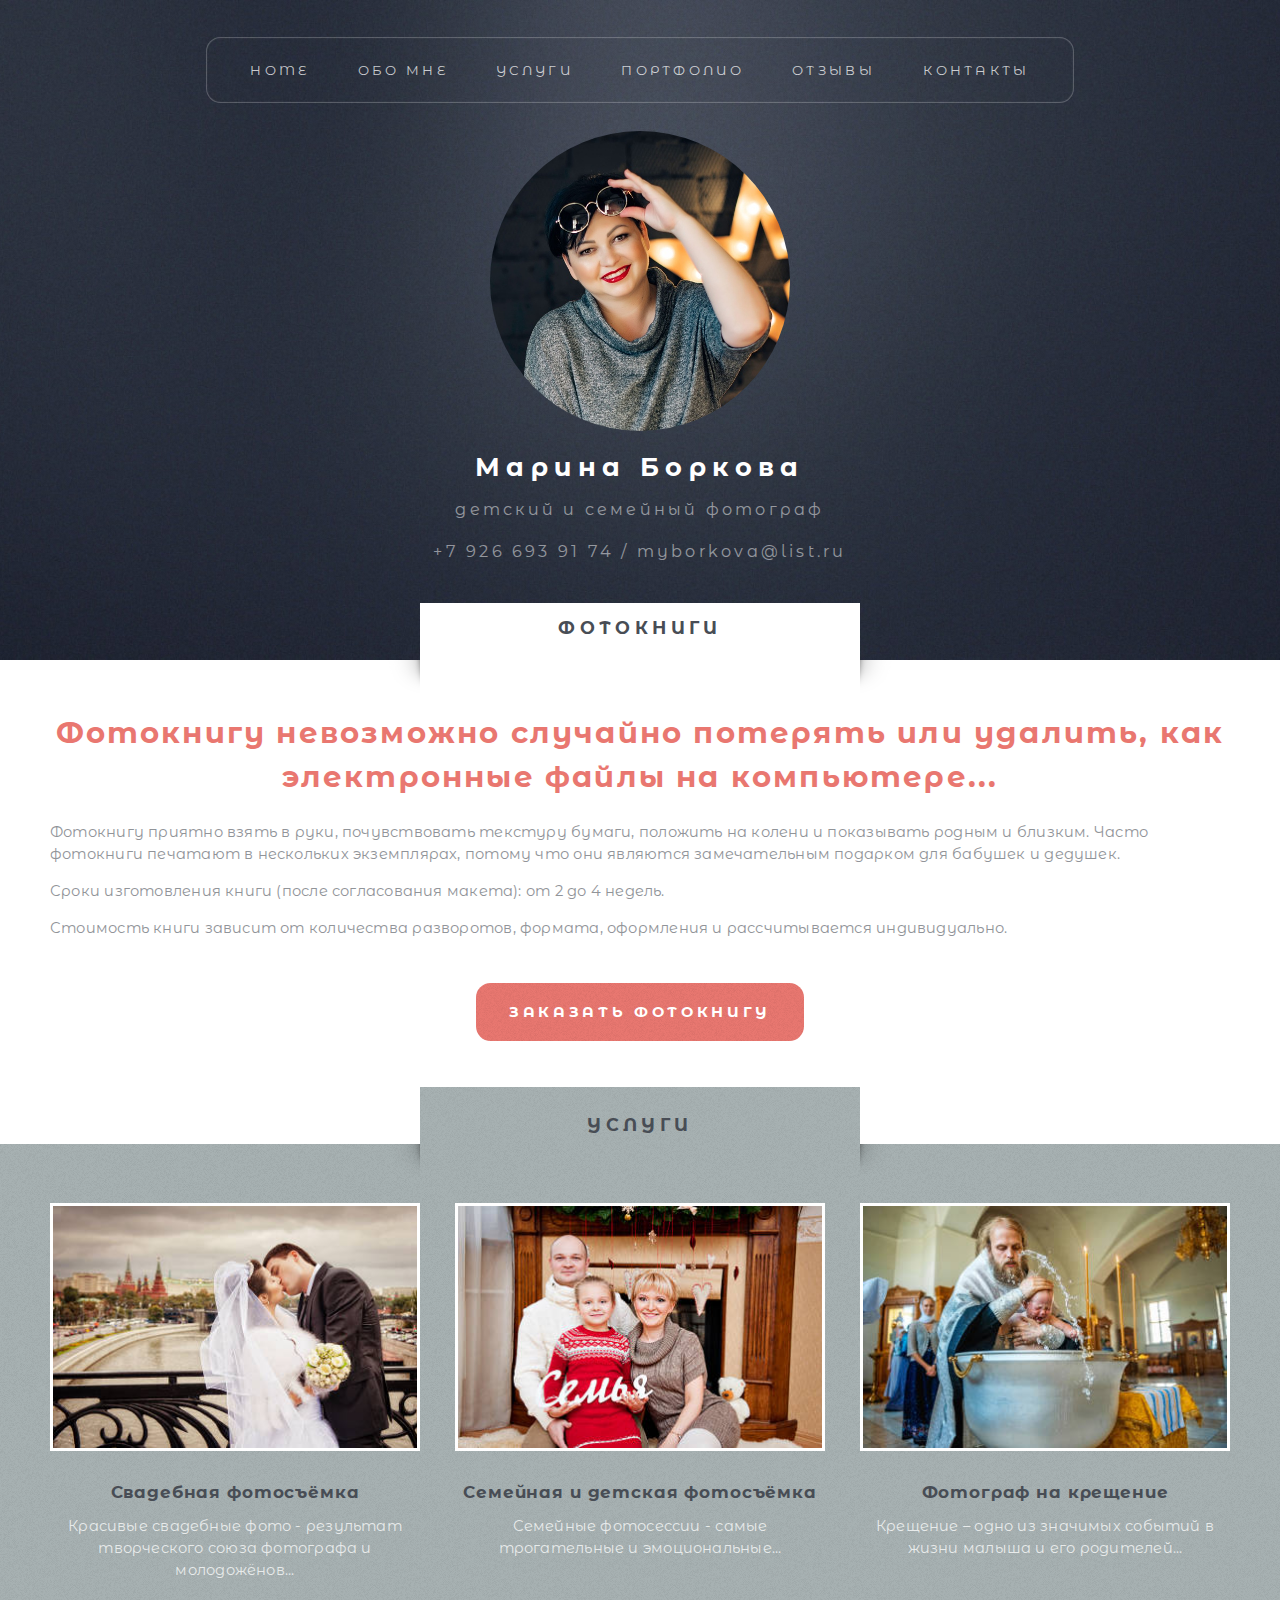
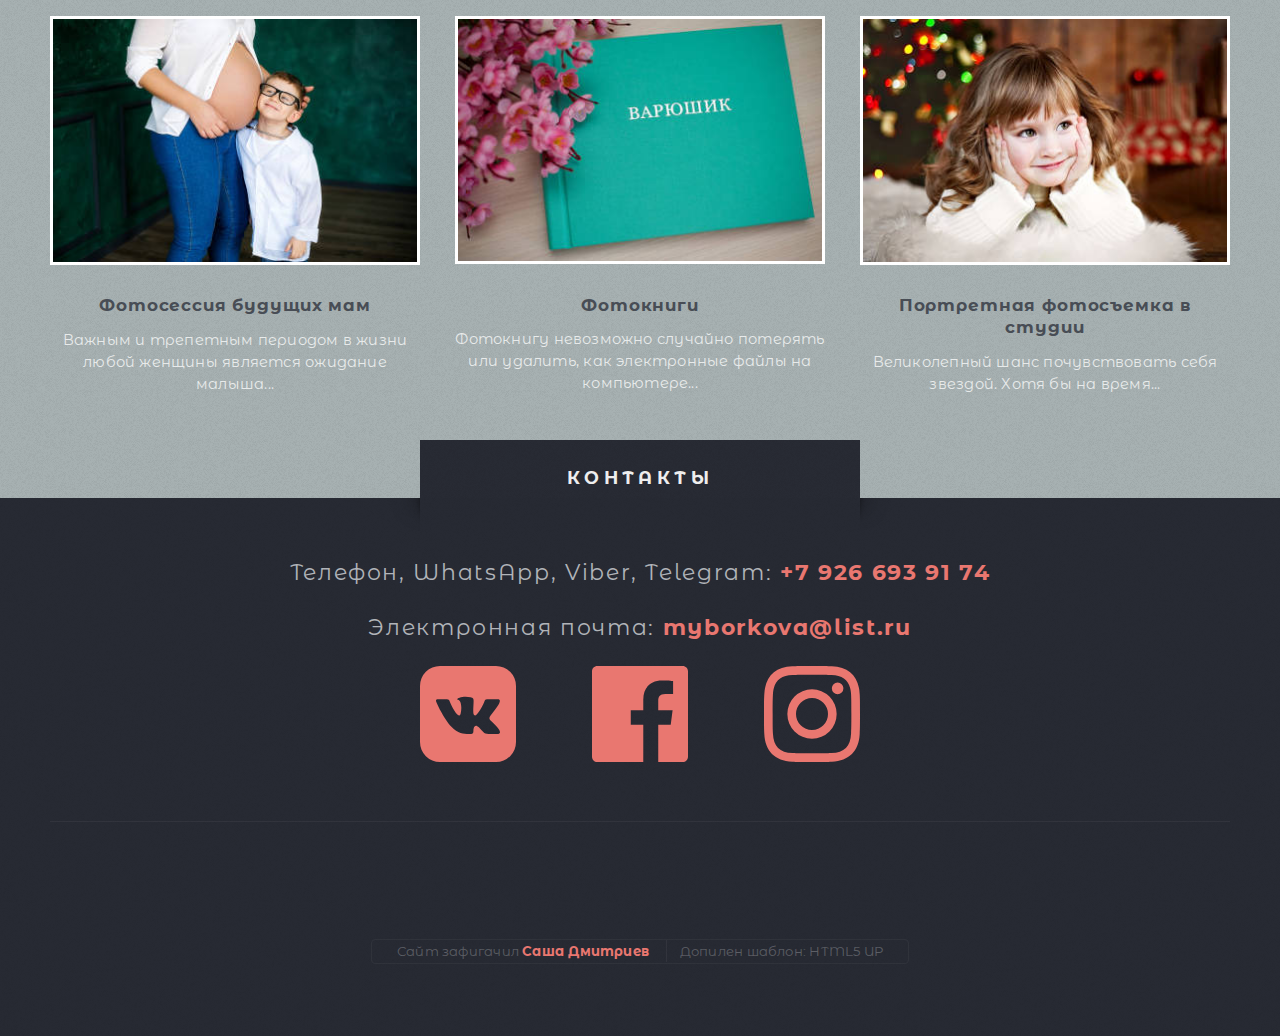
<file: books.html>
<!DOCTYPE HTML>
<html>

<head>
	<title>Марина Боркова - детский и семейный фотограф</title>
	<meta charset="utf-8" />
	<meta name="viewport" content="width=device-width, initial-scale=1, user-scalable=no" />
	<meta name="format-detection" content="telephone=no">
	<link rel="stylesheet" href="assets/css/main.css" />
	<link type="text/css" rel="stylesheet" href="assets/css/lightgallery.css" />
</head>

<body class="homepage is-preload">
	<div id="page-wrapper">

		<!-- Header -->
		<section id="header" class="wrapper">

			<!-- Logo -->
			<div id="logo">
				<img class="photo-round" src="images/photo-main.png" alt="Марина Боркова - детский и семейный фотограф">
				<h1>Марина Боркова</h1>
				<p>детский и семейный фотограф</p>
				<p>+7 926 693 91 74 / myborkova@list.ru</p>
			</div>

			<!-- Nav -->
			<nav id="nav">
				<ul>
					<li class="current"><a href="index.html">Home</a></li>
					<li><a href="index.html#intro">Обо мне</a></li>
					<li><a href="#highlights">Услуги</a></li>
					<li><a href="index.html#highlights">Портфолио</a></li>
					<li><a href="index.html#feedback">Отзывы</a></li>
					<li><a href="#footer">Контакты</a></li>
				</ul>
			</nav>

		</section>

			<!-- Main -->
				<div id="main" class="wrapper style2">
					<div class="title title-services">фотокниги</div>
					<div class="container">

						<!-- Content -->
							<div id="content">
								<article class="box post">
									<header class="style1">
										<h2>Фотокнигу невозможно случайно потерять или удалить, как электронные файлы на компьютере...</h2>
									</header>
									<p>Фотокнигу приятно взять в руки, почувствовать текстуру бумаги, положить на колени и показывать родным и близким. Часто
									фотокниги печатают в нескольких экземплярах, потому что они являются замечательным подарком для бабушек и дедушек.</p>
									<p>Сроки изготовления книги (после согласования макета): от 2 до 4 недель.</p>
									<p>Стоимость книги зависит от количества разворотов, формата, оформления и рассчитывается индивидуально.</p>
										<ul class="actions">
											<li><a href="#footer" class="button style3 large">Заказать фотокнигу</a></li>
										</ul>
								</article>
							</div>
					</div>
				</div>

			<!-- Highlights -->
				<section id="highlights" class="wrapper style3">
					<div class="title">услуги</div>
					<div class="container">
						<div class="row aln-center">
							<div class="col-4 col-12-medium">
								<section class="highlight">
									<a href="wedding.html#main" class="image featured"><img src="images/wedding.jpg" alt="" /></a>
									<h3><a href="wedding.html#main">Свадебная фотосъёмка</a></h3>
									<p>Красивые свадебные фото - результат творческого союза фотографа и молодожёнов...</p>
								</section>
								</div>
								<div class="col-4 col-12-medium">
									<section class="highlight">
										<a href="family.html#main" class="image featured"><img src="images/family.jpg" alt="" /></a>
										<h3><a href="family.html#main">Семейная и детская фотосъёмка</a></h3>
										<p>Семейные фотосессии - самые трогательные и эмоциональные...</p>
									</section>
								</div>
								<div class="col-4 col-12-medium">
									<section class="highlight">
										<a href="baptism.html#main" class="image featured"><img src="images/baptism.jpg" alt="" /></a>
										<h3><a href="baptism.html#main">Фотограф на крещение</a></h3>
										<p>Крещение – одно из значимых событий в жизни малыша и его родителей...</p>
									</section>
								</div>
								<div class="col-4 col-12-medium">
									<section class="highlight">
										<a href="pregnant.html#main" class="image featured"><img src="images/pregnancy.jpg" alt="" /></a>
										<h3><a href="pregnant.html#main">Фотосессия будущих мам</a></h3>
										<p>Важным и трепетным периодом в жизни любой женщины является ожидание малыша...</p>
									</section>
								</div>
								<div class="col-4 col-12-medium">
									<section class="highlight">
										<a href="books.html#main" class="image featured"><img src="images/books.jpg" alt="" /></a>
										<h3><a href="books.html#main">Фотокниги</a></h3>
										<p>Фотокнигу невозможно случайно потерять или удалить, как электронные файлы на компьютере...</p>
									</section>
								</div>
								<div class="col-4 col-12-medium">
									<section class="highlight">
										<a href="studio.html#main" class="image featured"><img src="images/afterone.jpg" alt="" /></a>
										<h3><a href="studio.html#main">Портретная фотосъемка в студии</a></h3>
										<p>Великолепный шанс почувствовать себя звездой. Хотя бы на время...</p>
									</section>
							</div>
						</div>
					</div>
				</section>

			<!-- Footer -->
			<section id="footer" class="wrapper">
				<div class="title">Контакты</div>
				<div class="container">
					<header class="style1">
						<p>
							Телефон, WhatsApp, Viber, Telegram: <a
								href="tel:+7-926-693-91-74">+7&nbsp;926&nbsp;693&nbsp;91&nbsp;74</a>
						</p>
						<p>
							Электронная почта: <a href="mailto:myborkova@list.ru">myborkova@list.ru</a>
						</p>
						<div class="footer-social">
							<ul>
								<li>
									<a class="social-button" href="https://vk.com/myborkova_photographer"><span
											class="visually-hidden">Вконтакте</span>
										<svg xmlns="http://www.w3.org/2000/svg" viewBox="0 0 24 24" width="96" height="96">
											<path fill='#e97770'
												d="M19 0H5a5 5 0 0 0-5 5v14a5 5 0 0 0 5 5h14a5 5 0 0 0 5-5V5a5 5 0 0 0-5-5zm.25 16.996h-2.134c-1.205 0-1.409-.687-2.401-1.679-.897-.897-1.395-.209-1.374 1.068.006.339-.161.611-.566.611-1.264 0-3.08.178-4.918-1.806C5.974 13.157 4 9.079 4 8.677c0-.237.196-.344.524-.344h2.17c.574 0 .623.284.783.649.667 1.521 2.265 4.574 2.69 2.87.244-.978.344-3.245-.703-3.44-.594-.11.452-.746 1.968-.746.377 0 .786.041 1.205.137.769.179.771.523.761 1.026-.039 1.903-.269 3.184.233 3.507.479.31 1.739-1.717 2.403-3.281.183-.433.219-.722.734-.722h2.654c1.39 0-.182 1.997-1.383 3.557-.968 1.255-.916 1.28.209 2.324.803.744 1.75 1.76 1.75 2.336.002.272-.21.446-.748.446z" />
											</svg></a>
								</li>
								<li>
									<a class="social-button" href="https://www.facebook.com/myborkova"><span
											class="visually-hidden">Facebook</span>
										<svg xmlns="http://www.w3.org/2000/svg" viewBox="0 0 24 24" width="96" height="96">
											<path fill='#e97770'
												d="M22.675 0H1.325C.593 0 0 .593 0 1.325v21.351C0 23.407.593 24 1.325 24H12.82v-9.294H9.692v-3.622h3.128V8.413c0-3.1 1.893-4.788 4.659-4.788 1.325 0 2.463.099 2.795.143v3.24l-1.918.001c-1.504 0-1.795.715-1.795 1.763v2.313h3.587l-.467 3.622h-3.12V24h6.116c.73 0 1.323-.593 1.323-1.325V1.325C24 .593 23.407 0 22.675 0z" />
											</svg></a>
								</li>
								<li>
									<a class="social-button" href="https://www.instagram.com/myborkova/"><span
											class="visually-hidden">Instagram</span>
										<svg xmlns="http://www.w3.org/2000/svg" viewBox="0 0 24 24" width="96" height="96">
											<path fill='#e97770'
												d="M12 2.163c3.204 0 3.584.012 4.85.07 3.252.148 4.771 1.691 4.919 4.919.058 1.265.069 1.645.069 4.849 0 3.205-.012 3.584-.069 4.849-.149 3.225-1.664 4.771-4.919 4.919-1.266.058-1.644.07-4.85.07-3.204 0-3.584-.012-4.849-.07-3.26-.149-4.771-1.699-4.919-4.92-.058-1.265-.07-1.644-.07-4.849 0-3.204.013-3.583.07-4.849.149-3.227 1.664-4.771 4.919-4.919 1.266-.057 1.645-.069 4.849-.069zM12 0C8.741 0 8.333.014 7.053.072 2.695.272.273 2.69.073 7.052.014 8.333 0 8.741 0 12c0 3.259.014 3.668.072 4.948.2 4.358 2.618 6.78 6.98 6.98C8.333 23.986 8.741 24 12 24c3.259 0 3.668-.014 4.948-.072 4.354-.2 6.782-2.618 6.979-6.98.059-1.28.073-1.689.073-4.948 0-3.259-.014-3.667-.072-4.947-.196-4.354-2.617-6.78-6.979-6.98C15.668.014 15.259 0 12 0zm0 5.838a6.162 6.162 0 1 0 0 12.324 6.162 6.162 0 0 0 0-12.324zM12 16a4 4 0 1 1 0-8 4 4 0 0 1 0 8zm6.406-11.845a1.44 1.44 0 1 0 0 2.881 1.44 1.44 0 0 0 0-2.881z" />
											</svg></a>
								</li>
							</ul>
						</div>
					</header>
					<div id="copyright">
						<ul>
							<li>Сайт зафигачил <a href="mailto:alex@dmitriev.it">Саша Дмитриев</a></li>
							<li>Допилен шаблон: <a href="http://html5up.net">HTML5 UP</a></li>
						</ul>
					</div>
				</div>
			</section>
			
			</div>

		<!-- Scripts -->
			<script src="assets/js/jquery.min.js"></script>
			<script src="assets/js/jquery.dropotron.min.js"></script>
			<script src="assets/js/browser.min.js"></script>
			<script src="assets/js/breakpoints.min.js"></script>
			<script src="assets/js/util.js"></script>
			<script src="assets/js/main.js"></script>

	</body>
</html>
</file>
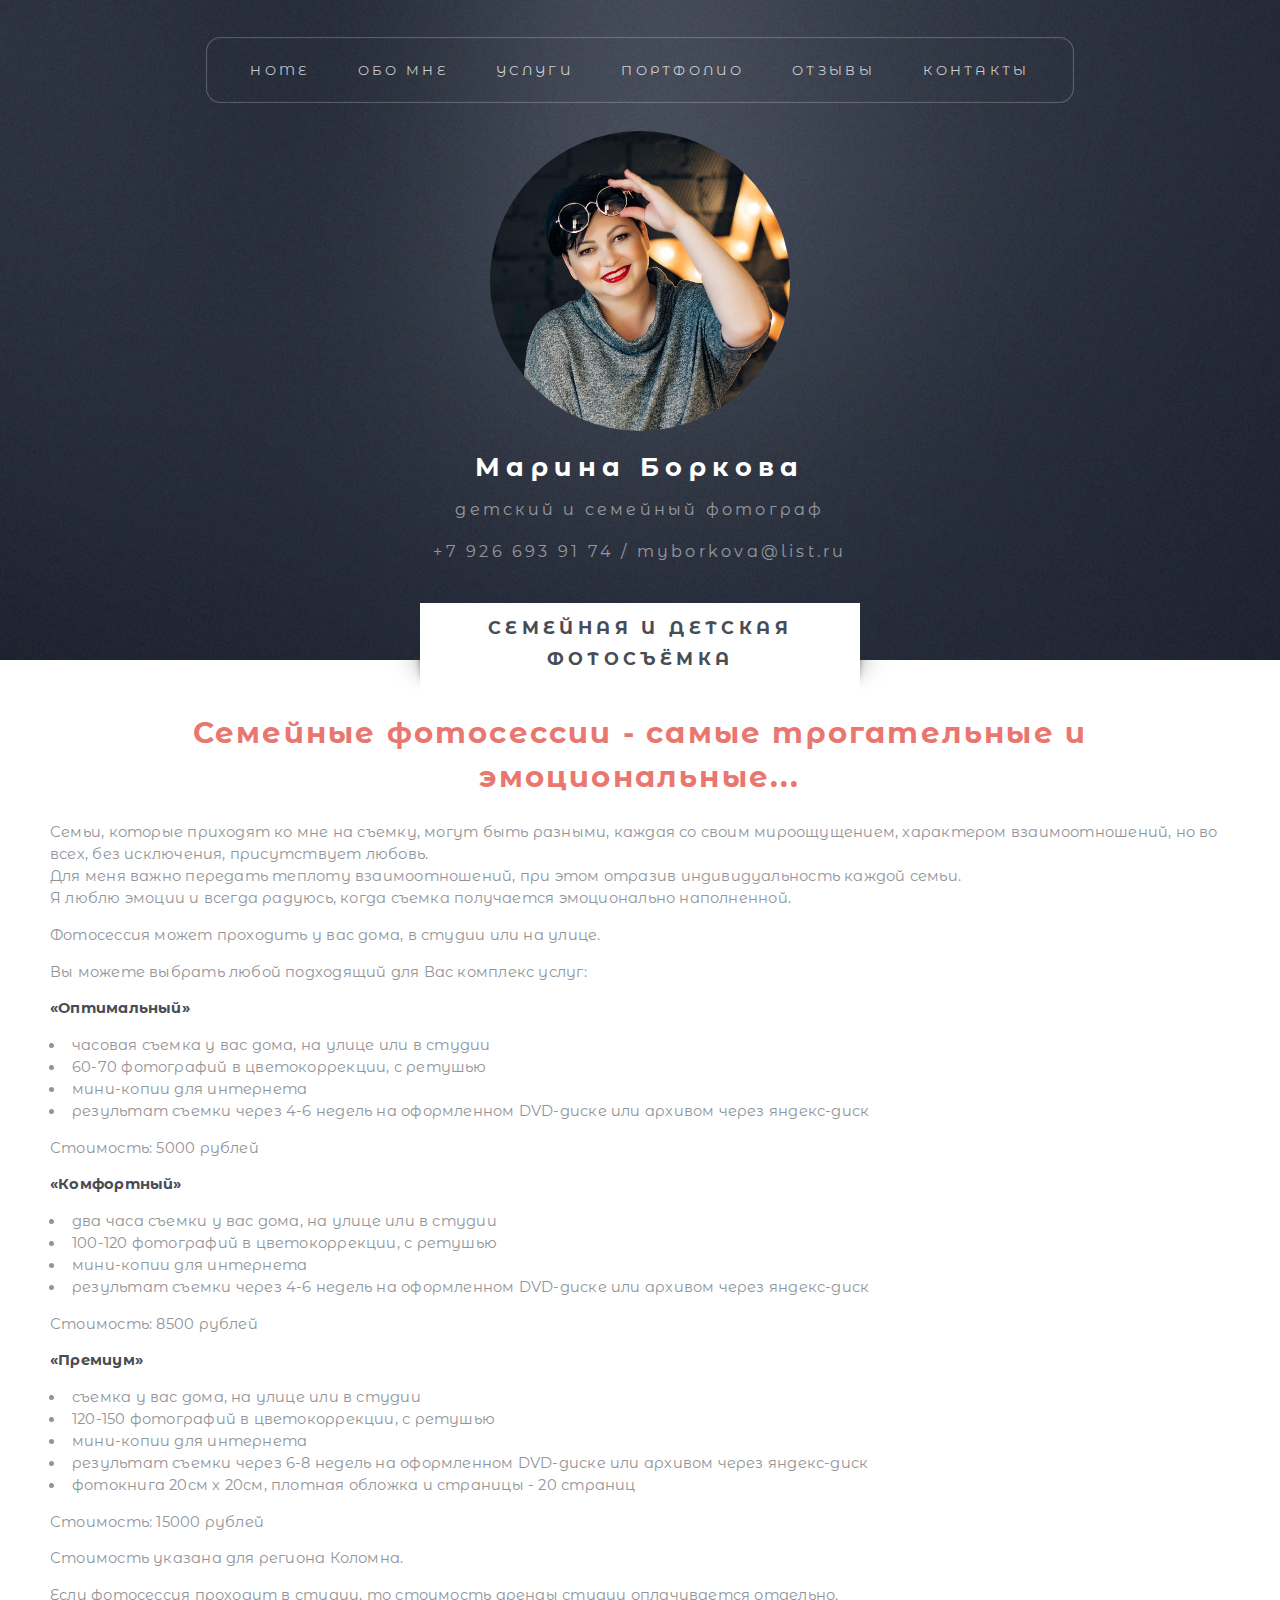
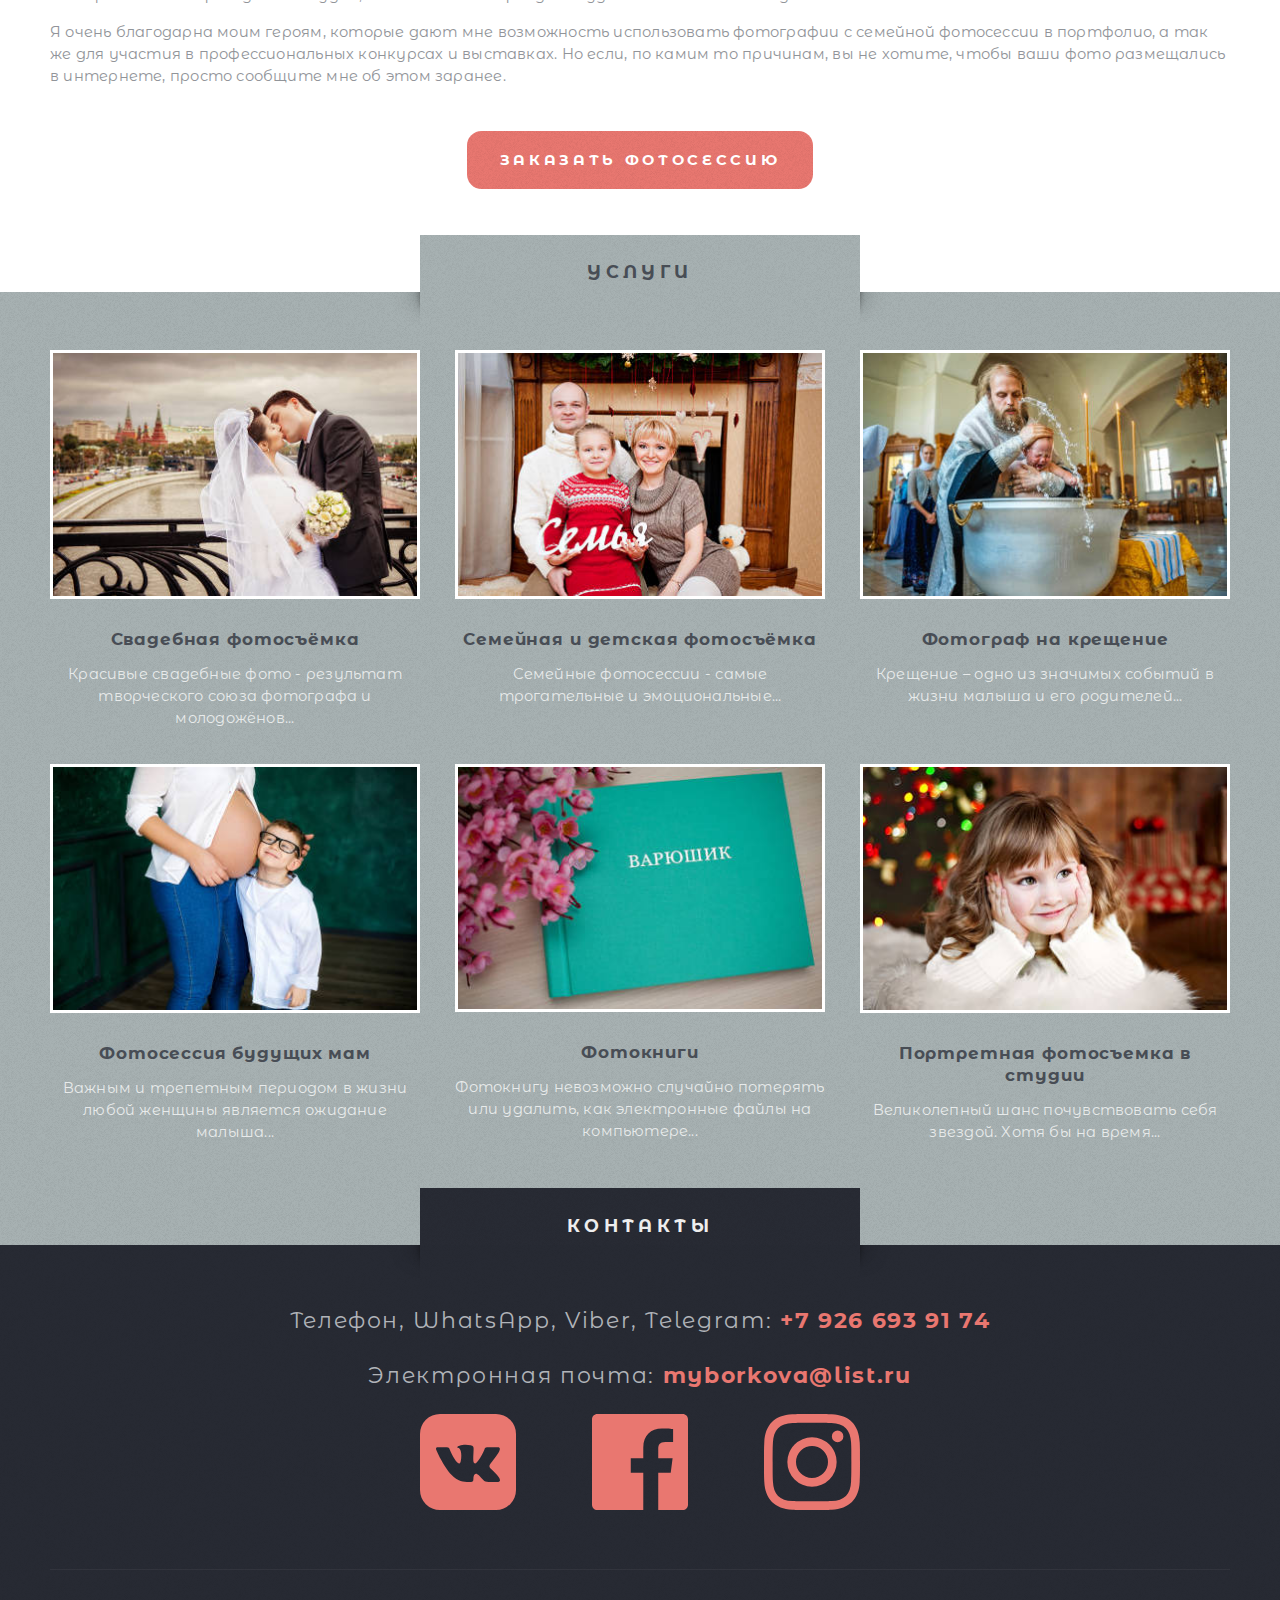
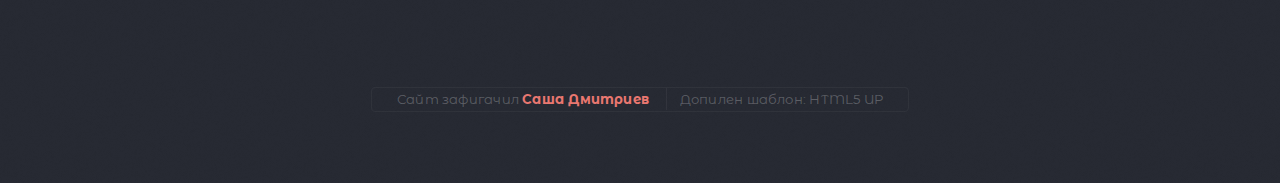
<file: family.html>
<!DOCTYPE HTML>
<html>

<head>
	<title>Марина Боркова - детский и семейный фотограф</title>
	<meta charset="utf-8" />
	<meta name="viewport" content="width=device-width, initial-scale=1, user-scalable=no" />
	<meta name="format-detection" content="telephone=no">
	<link rel="stylesheet" href="assets/css/main.css" />
	<link type="text/css" rel="stylesheet" href="assets/css/lightgallery.css" />
</head>

<body class="homepage is-preload">
	<div id="page-wrapper">

		<!-- Header -->
		<section id="header" class="wrapper">

			<!-- Logo -->
			<div id="logo">
				<img class="photo-round" src="images/photo-main.png" alt="Марина Боркова - детский и семейный фотограф">
				<h1>Марина Боркова</h1>
				<p>детский и семейный фотограф</p>
				<p>+7 926 693 91 74 / myborkova@list.ru</p>
			</div>

			<!-- Nav -->
			<nav id="nav">
				<ul>
					<li class="current"><a href="index.html">Home</a></li>
					<li><a href="index.html#intro">Обо мне</a></li>
					<li><a href="#highlights">Услуги</a></li>
					<li><a href="index.html#highlights">Портфолио</a></li>
					<li><a href="index.html#feedback">Отзывы</a></li>
					<li><a href="#footer">Контакты</a></li>
				</ul>
			</nav>

		</section>

			<!-- Main -->
				<div id="main" class="wrapper style2">
					<div class="title title-services">семейная и детская фотосъёмка</div>
					<div class="container">

						<!-- Content -->
							<div id="content">
								<article class="box post">
									<header class="style1">
										<h2>Семейные фотосессии - самые трогательные и эмоциональные...</h2>
									</header>
									<p>Семьи, которые приходят ко мне на съемку, могут быть разными, каждая со своим мироощущением, характером взаимоотношений,
									но во всех, без исключения, присутствует любовь.<br> Для меня важно передать теплоту взаимоотношений, при этом отразив
									индивидуальность каждой семьи.<br> Я люблю эмоции и всегда радуюсь, когда съемка получается эмоционально наполненной.</p>
									<p>Фотосессия может проходить у вас дома, в студии или на улице.</p>
									<p>Вы можете выбрать любой подходящий для Вас комплекс услуг:</p>
									<p><b>«Оптимальный»</b>
									<ul>
										<li>часовая съемка у вас дома, на улице или в студии</li>
										<li>60-70 фотографий в цветокоррекции, с ретушью</li>
										<li>мини-копии для интернета</li>
										<li>результат съемки через 4-6 недель на оформленном DVD-диске или архивом через яндекс-диск</li>
									</ul>
									Стоимость: 5000 рублей</p>
									<p><b>«Комфортный»</b>
										<ul>
											<li>два часа съемки у вас дома, на улице или в студии</li>
											<li>100-120 фотографий в цветокоррекции, с ретушью</li>
											<li>мини-копии для интернета</li>
											<li>результат съемки через 4-6 недель на оформленном DVD-диске или архивом через яндекс-диск</li>
										</ul>
										Стоимость: 8500 рублей
									</p>
									<p><b>«Премиум»</b>
										<ul>
											<li>съемка у вас дома, на улице или в студии</li>
											<li>120-150 фотографий в цветокоррекции, с ретушью</li>
											<li>мини-копии для интернета</li>
											<li>результат съемки через 6-8 недель на оформленном DVD-диске или архивом через яндекс-диск</li>
											<li>фотокнига 20см х 20см, плотная обложка и страницы - 20 страниц</li>
										</ul>
										Стоимость: 15000 рублей
									</p>
									<p>Стоимость указана для региона Коломна.</p>
									
									<p>Если фотосессия проходит в студии, то стоимость аренды студии оплачивается отдельно.</p>
									
									<p>Я очень благодарна моим героям, которые дают мне возможность использовать фотографии с семейной фотосессии в портфолио,
									а так же для участия в профессиональных конкурсах и выставках. Но если, по камим то причинам, вы не хотите, чтобы ваши
									фото размещались в интернете, просто сообщите мне об этом заранее.</p>
										<ul class="actions">
											<li><a href="#footer" class="button style3 large">Заказать фотосессию</a></li>
										</ul>
								</article>
							</div>
					</div>
				</div>

			<!-- Highlights -->
				<section id="highlights" class="wrapper style3">
					<div class="title">услуги</div>
					<div class="container">
						<div class="row aln-center">
							<div class="col-4 col-12-medium">
								<section class="highlight">
									<a href="wedding.html#main" class="image featured"><img src="images/wedding.jpg" alt="" /></a>
									<h3><a href="wedding.html#main">Свадебная фотосъёмка</a></h3>
									<p>Красивые свадебные фото - результат творческого союза фотографа и молодожёнов...</p>
								</section>
							</div>
							<div class="col-4 col-12-medium">
								<section class="highlight">
									<a href="family.html#main" class="image featured"><img src="images/family.jpg" alt="" /></a>
									<h3><a href="family.html#main">Семейная и детская фотосъёмка</a></h3>
									<p>Семейные фотосессии - самые трогательные и эмоциональные...</p>
								</section>
							</div>
							<div class="col-4 col-12-medium">
								<section class="highlight">
									<a href="baptism.html#main" class="image featured"><img src="images/baptism.jpg" alt="" /></a>
									<h3><a href="baptism.html#main">Фотограф на крещение</a></h3>
									<p>Крещение – одно из значимых событий в жизни малыша и его родителей...</p>
								</section>
							</div>
							<div class="col-4 col-12-medium">
								<section class="highlight">
									<a href="pregnant.html#main" class="image featured"><img src="images/pregnancy.jpg" alt="" /></a>
									<h3><a href="pregnant.html#main">Фотосессия будущих мам</a></h3>
									<p>Важным и трепетным периодом в жизни любой женщины является ожидание малыша...</p>
								</section>
							</div>
							<div class="col-4 col-12-medium">
								<section class="highlight">
									<a href="books.html#main" class="image featured"><img src="images/books.jpg" alt="" /></a>
									<h3><a href="books.html#main">Фотокниги</a></h3>
									<p>Фотокнигу невозможно случайно потерять или удалить, как электронные файлы на компьютере...</p>
								</section>
							</div>
							<div class="col-4 col-12-medium">
								<section class="highlight">
									<a href="studio.html#main" class="image featured"><img src="images/afterone.jpg" alt="" /></a>
									<h3><a href="studio.html#main">Портретная фотосъемка в студии</a></h3>
									<p>Великолепный шанс почувствовать себя звездой. Хотя бы на время...</p>
								</section>
							</div>
						</div>
					</div>
				</section>

			<!-- Footer -->
			<section id="footer" class="wrapper">
				<div class="title">Контакты</div>
				<div class="container">
					<header class="style1">
						<p>
							Телефон, WhatsApp, Viber, Telegram: <a
								href="tel:+7-926-693-91-74">+7&nbsp;926&nbsp;693&nbsp;91&nbsp;74</a>
						</p>
						<p>
							Электронная почта: <a href="mailto:myborkova@list.ru">myborkova@list.ru</a>
						</p>
						<div class="footer-social">
							<ul>
								<li>
									<a class="social-button" href="https://vk.com/myborkova_photographer"><span
											class="visually-hidden">Вконтакте</span>
										<svg xmlns="http://www.w3.org/2000/svg" viewBox="0 0 24 24" width="96" height="96">
											<path fill='#e97770'
												d="M19 0H5a5 5 0 0 0-5 5v14a5 5 0 0 0 5 5h14a5 5 0 0 0 5-5V5a5 5 0 0 0-5-5zm.25 16.996h-2.134c-1.205 0-1.409-.687-2.401-1.679-.897-.897-1.395-.209-1.374 1.068.006.339-.161.611-.566.611-1.264 0-3.08.178-4.918-1.806C5.974 13.157 4 9.079 4 8.677c0-.237.196-.344.524-.344h2.17c.574 0 .623.284.783.649.667 1.521 2.265 4.574 2.69 2.87.244-.978.344-3.245-.703-3.44-.594-.11.452-.746 1.968-.746.377 0 .786.041 1.205.137.769.179.771.523.761 1.026-.039 1.903-.269 3.184.233 3.507.479.31 1.739-1.717 2.403-3.281.183-.433.219-.722.734-.722h2.654c1.39 0-.182 1.997-1.383 3.557-.968 1.255-.916 1.28.209 2.324.803.744 1.75 1.76 1.75 2.336.002.272-.21.446-.748.446z" />
											</svg></a>
								</li>
								<li>
									<a class="social-button" href="https://www.facebook.com/myborkova"><span
											class="visually-hidden">Facebook</span>
										<svg xmlns="http://www.w3.org/2000/svg" viewBox="0 0 24 24" width="96" height="96">
											<path fill='#e97770'
												d="M22.675 0H1.325C.593 0 0 .593 0 1.325v21.351C0 23.407.593 24 1.325 24H12.82v-9.294H9.692v-3.622h3.128V8.413c0-3.1 1.893-4.788 4.659-4.788 1.325 0 2.463.099 2.795.143v3.24l-1.918.001c-1.504 0-1.795.715-1.795 1.763v2.313h3.587l-.467 3.622h-3.12V24h6.116c.73 0 1.323-.593 1.323-1.325V1.325C24 .593 23.407 0 22.675 0z" />
											</svg></a>
								</li>
								<li>
									<a class="social-button" href="https://www.instagram.com/myborkova/"><span
											class="visually-hidden">Instagram</span>
										<svg xmlns="http://www.w3.org/2000/svg" viewBox="0 0 24 24" width="96" height="96">
											<path fill='#e97770'
												d="M12 2.163c3.204 0 3.584.012 4.85.07 3.252.148 4.771 1.691 4.919 4.919.058 1.265.069 1.645.069 4.849 0 3.205-.012 3.584-.069 4.849-.149 3.225-1.664 4.771-4.919 4.919-1.266.058-1.644.07-4.85.07-3.204 0-3.584-.012-4.849-.07-3.26-.149-4.771-1.699-4.919-4.92-.058-1.265-.07-1.644-.07-4.849 0-3.204.013-3.583.07-4.849.149-3.227 1.664-4.771 4.919-4.919 1.266-.057 1.645-.069 4.849-.069zM12 0C8.741 0 8.333.014 7.053.072 2.695.272.273 2.69.073 7.052.014 8.333 0 8.741 0 12c0 3.259.014 3.668.072 4.948.2 4.358 2.618 6.78 6.98 6.98C8.333 23.986 8.741 24 12 24c3.259 0 3.668-.014 4.948-.072 4.354-.2 6.782-2.618 6.979-6.98.059-1.28.073-1.689.073-4.948 0-3.259-.014-3.667-.072-4.947-.196-4.354-2.617-6.78-6.979-6.98C15.668.014 15.259 0 12 0zm0 5.838a6.162 6.162 0 1 0 0 12.324 6.162 6.162 0 0 0 0-12.324zM12 16a4 4 0 1 1 0-8 4 4 0 0 1 0 8zm6.406-11.845a1.44 1.44 0 1 0 0 2.881 1.44 1.44 0 0 0 0-2.881z" />
											</svg></a>
								</li>
							</ul>
						</div>
					</header>
					<div id="copyright">
						<ul>
							<li>Сайт зафигачил <a href="mailto:alex@dmitriev.it">Саша Дмитриев</a></li>
							<li>Допилен шаблон: <a href="http://html5up.net">HTML5 UP</a></li>
						</ul>
					</div>
				</div>
			</section>
			
			</div>

		<!-- Scripts -->
			<script src="assets/js/jquery.min.js"></script>
			<script src="assets/js/jquery.dropotron.min.js"></script>
			<script src="assets/js/browser.min.js"></script>
			<script src="assets/js/breakpoints.min.js"></script>
			<script src="assets/js/util.js"></script>
			<script src="assets/js/main.js"></script>

	</body>
</html>
</file>
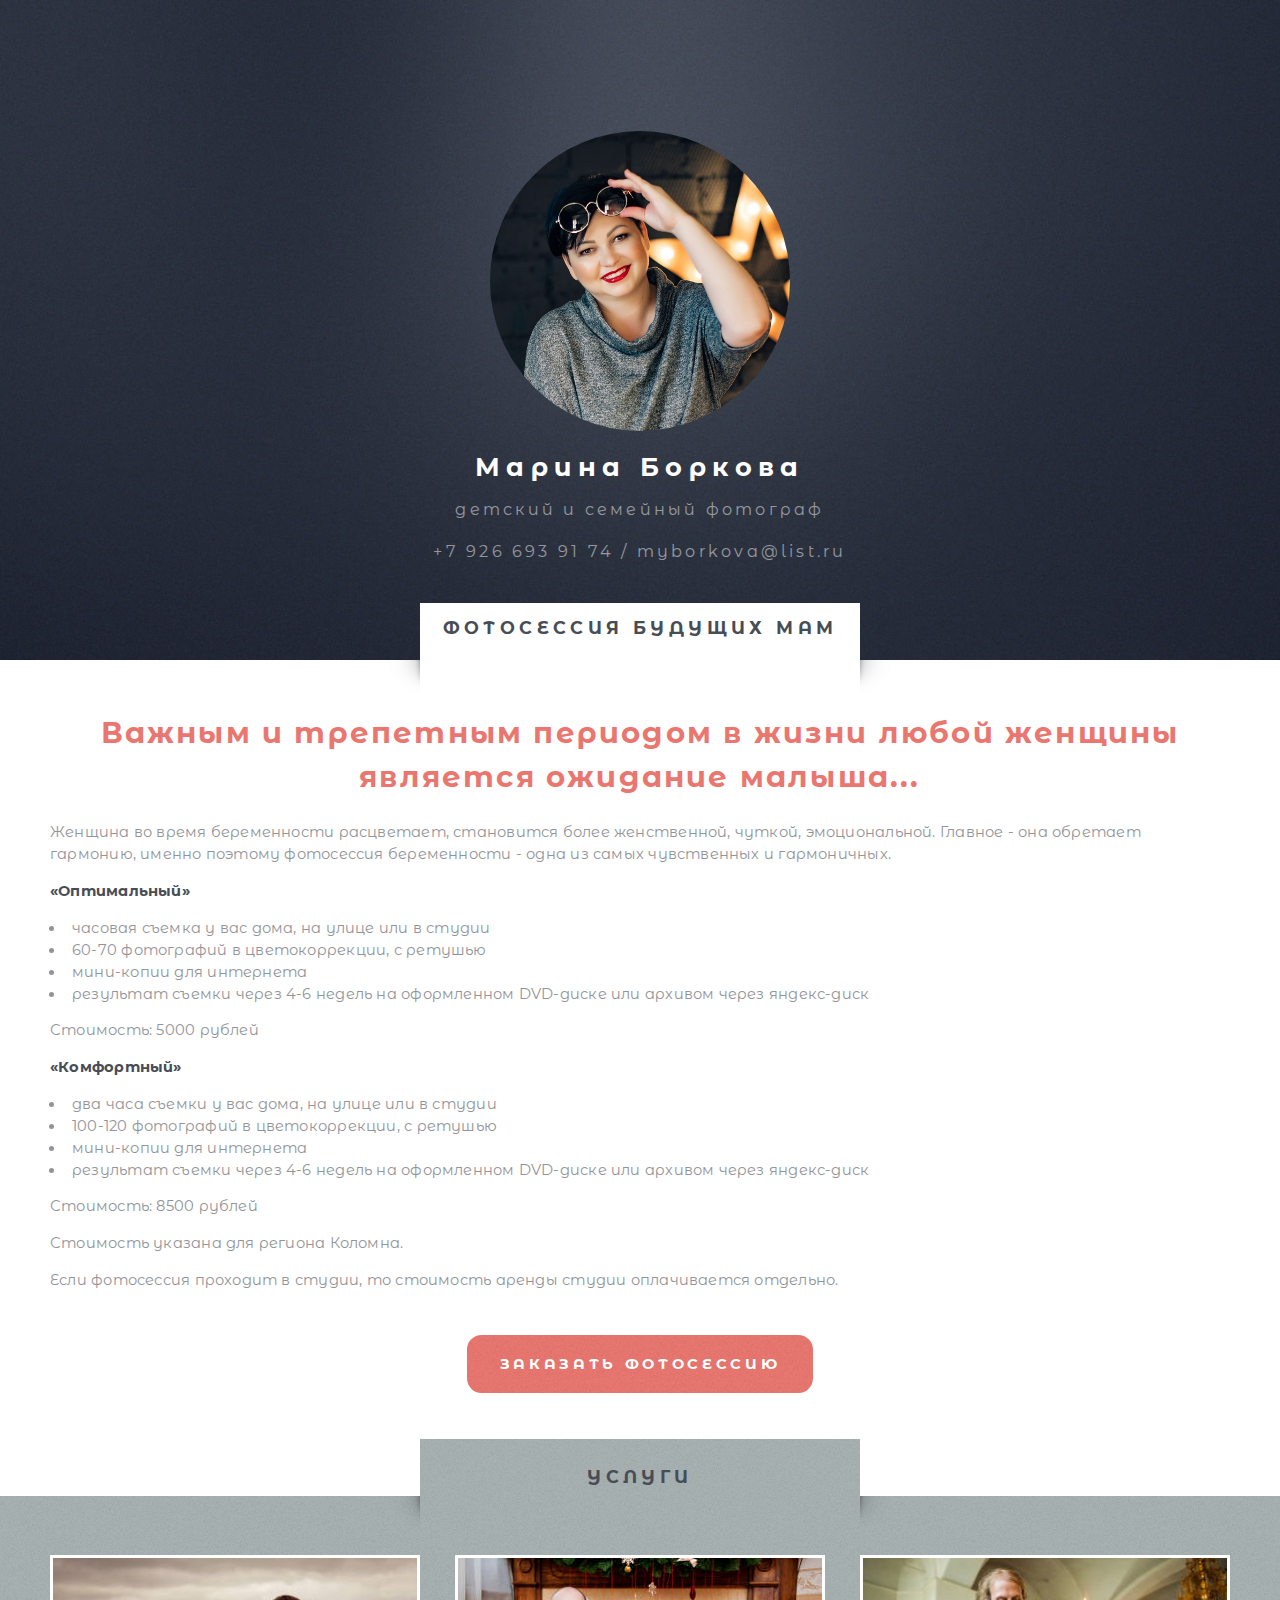
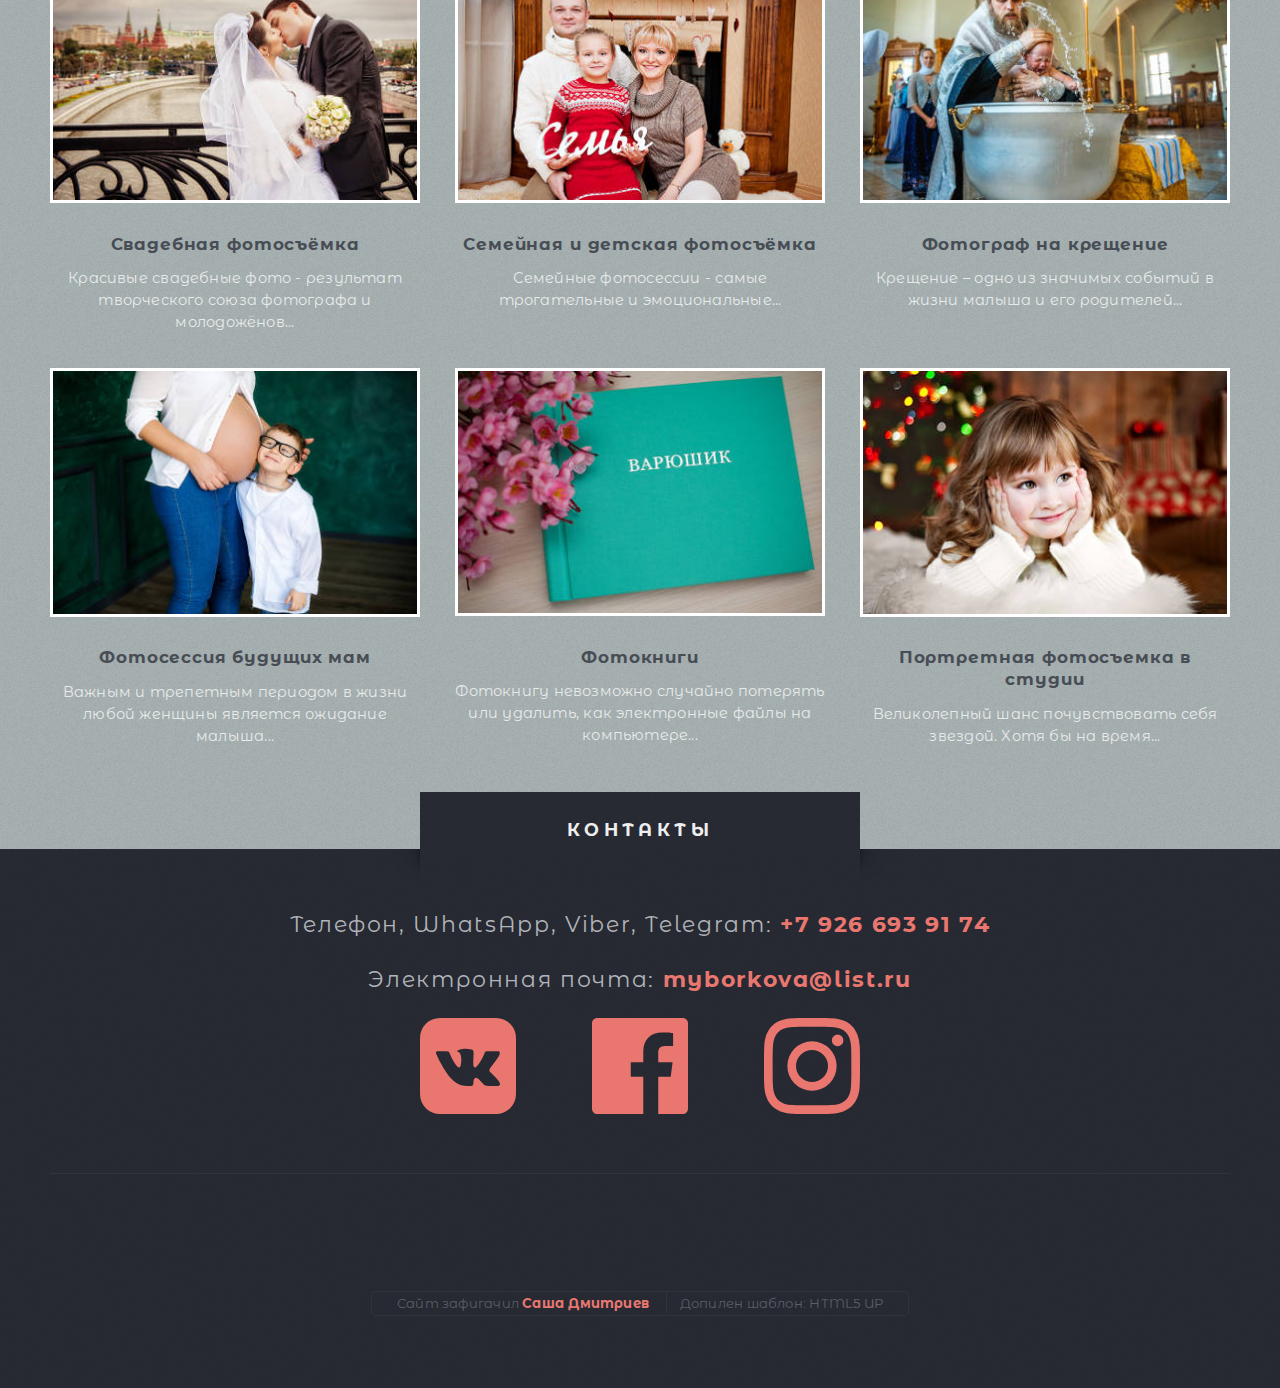
<file: pregnant.html>
<!DOCTYPE HTML>
<html>

<head>
	<title>Марина Боркова - детский и семейный фотограф</title>
	<meta charset="utf-8" />
	<meta name="viewport" content="width=device-width, initial-scale=1, user-scalable=no" />
	<meta name="format-detection" content="telephone=no">
	<link rel="stylesheet" href="assets/css/main.css" />
	<link type="text/css" rel="stylesheet" href="assets/css/lightgallery.css" />
</head>

<body class="homepage is-preload">
	<div id="page-wrapper">

		<!-- Header -->
		<section id="header" class="wrapper">

			<!-- Logo -->
			<div id="logo">
				<img class="photo-round" src="images/photo-main.png" alt="Марина Боркова - детский и семейный фотограф">
				<h1>Марина Боркова</h1>
				<p>детский и семейный фотограф</p>
				<p>+7 926 693 91 74 / myborkova@list.ru</p>
			</div>

			<!-- Nav -->
			<nav id="nav">
				<ul>
				<ul>
					<li class="current"><a href="index.html">Home</a></li>
					<li><a href="index.html#intro">Обо мне</a></li>
					<li><a href="#highlights">Услуги</a></li>
					<li><a href="index.html#highlights">Портфолио</a></li>
					<li><a href="index.html#feedback">Отзывы</a></li>
					<li><a href="#footer">Контакты</a></li>
				</ul>
			</nav>

		</section>

			<!-- Main -->
				<div id="main" class="wrapper style2">
					<div class="title title-services">фотосессия будущих мам</div>
					<div class="container">

						<!-- Content -->
							<div id="content">
								<article class="box post">
									<header class="style1">
										<h2>Важным и трепетным периодом в жизни любой женщины является ожидание малыша...</h2>
									</header>
									<p>Женщина во время беременности расцветает, становится более женственной, чуткой, эмоциональной. Главное - она обретает гармонию, именно поэтому фотосессия беременности - одна из самых чувственных и гармоничных.</p>
									<p><b>«Оптимальный»</b>
									<ul>
										<li>часовая съемка у вас дома, на улице или в студии</li>
										<li>60-70 фотографий в цветокоррекции, с ретушью</li>
										<li>мини-копии для интернета</li>
										<li>результат съемки через 4-6 недель на оформленном DVD-диске или архивом через яндекс-диск</li>
									</ul>
									Стоимость: 5000 рублей</p>
									<p><b>«Комфортный»</b>
										<ul>
											<li>два часа съемки у вас дома, на улице или в студии</li>
											<li>100-120 фотографий в цветокоррекции, с ретушью</li>
											<li>мини-копии для интернета</li>
											<li>результат съемки через 4-6 недель на оформленном DVD-диске или архивом через яндекс-диск</li>
										</ul>
										Стоимость: 8500 рублей
									</p>
									<p>Стоимость указана для региона Коломна.</p>
									<p>Если фотосессия проходит в студии, то стоимость аренды студии оплачивается отдельно.</p>
										<ul class="actions">
											<li><a href="#footer" class="button style3 large">Заказать фотосессию</a></li>
										</ul>
								</article>
							</div>
					</div>
				</div>

			<!-- Highlights -->
				<section id="highlights" class="wrapper style3">
					<div class="title">услуги</div>
					<div class="container">
						<div class="row aln-center">
							<div class="col-4 col-12-medium">
								<section class="highlight">
									<a href="wedding.html#main" class="image featured"><img src="images/wedding.jpg" alt="" /></a>
									<h3><a href="wedding.html#main">Свадебная фотосъёмка</a></h3>
									<p>Красивые свадебные фото - результат творческого союза фотографа и молодожёнов...</p>
								</section>
								</div>
								<div class="col-4 col-12-medium">
									<section class="highlight">
										<a href="family.html#main" class="image featured"><img src="images/family.jpg" alt="" /></a>
										<h3><a href="family.html#main">Семейная и детская фотосъёмка</a></h3>
										<p>Семейные фотосессии - самые трогательные и эмоциональные...</p>
									</section>
								</div>
								<div class="col-4 col-12-medium">
									<section class="highlight">
										<a href="baptism.html#main" class="image featured"><img src="images/baptism.jpg" alt="" /></a>
										<h3><a href="baptism.html#main">Фотограф на крещение</a></h3>
										<p>Крещение – одно из значимых событий в жизни малыша и его родителей...</p>
									</section>
								</div>
								<div class="col-4 col-12-medium">
									<section class="highlight">
										<a href="pregnant.html#main" class="image featured"><img src="images/pregnancy.jpg" alt="" /></a>
										<h3><a href="pregnant.html#main">Фотосессия будущих мам</a></h3>
										<p>Важным и трепетным периодом в жизни любой женщины является ожидание малыша...</p>
									</section>
								</div>
								<div class="col-4 col-12-medium">
									<section class="highlight">
										<a href="books.html#main" class="image featured"><img src="images/books.jpg" alt="" /></a>
										<h3><a href="books.html#main">Фотокниги</a></h3>
										<p>Фотокнигу невозможно случайно потерять или удалить, как электронные файлы на компьютере...</p>
									</section>
								</div>
								<div class="col-4 col-12-medium">
									<section class="highlight">
										<a href="studio.html#main" class="image featured"><img src="images/afterone.jpg" alt="" /></a>
										<h3><a href="studio.html#main">Портретная фотосъемка в студии</a></h3>
										<p>Великолепный шанс почувствовать себя звездой. Хотя бы на время...</p>
									</section>
							</div>
						</div>
					</div>
				</section>

			<!-- Footer -->
			<section id="footer" class="wrapper">
				<div class="title">Контакты</div>
				<div class="container">
					<header class="style1">
						<p>
							Телефон, WhatsApp, Viber, Telegram: <a
								href="tel:+7-926-693-91-74">+7&nbsp;926&nbsp;693&nbsp;91&nbsp;74</a>
						</p>
						<p>
							Электронная почта: <a href="mailto:myborkova@list.ru">myborkova@list.ru</a>
						</p>
						<div class="footer-social">
							<ul>
								<li>
									<a class="social-button" href="https://vk.com/myborkova_photographer"><span
											class="visually-hidden">Вконтакте</span>
										<svg xmlns="http://www.w3.org/2000/svg" viewBox="0 0 24 24" width="96" height="96">
											<path fill='#e97770'
												d="M19 0H5a5 5 0 0 0-5 5v14a5 5 0 0 0 5 5h14a5 5 0 0 0 5-5V5a5 5 0 0 0-5-5zm.25 16.996h-2.134c-1.205 0-1.409-.687-2.401-1.679-.897-.897-1.395-.209-1.374 1.068.006.339-.161.611-.566.611-1.264 0-3.08.178-4.918-1.806C5.974 13.157 4 9.079 4 8.677c0-.237.196-.344.524-.344h2.17c.574 0 .623.284.783.649.667 1.521 2.265 4.574 2.69 2.87.244-.978.344-3.245-.703-3.44-.594-.11.452-.746 1.968-.746.377 0 .786.041 1.205.137.769.179.771.523.761 1.026-.039 1.903-.269 3.184.233 3.507.479.31 1.739-1.717 2.403-3.281.183-.433.219-.722.734-.722h2.654c1.39 0-.182 1.997-1.383 3.557-.968 1.255-.916 1.28.209 2.324.803.744 1.75 1.76 1.75 2.336.002.272-.21.446-.748.446z" />
											</svg></a>
								</li>
								<li>
									<a class="social-button" href="https://www.facebook.com/myborkova"><span
											class="visually-hidden">Facebook</span>
										<svg xmlns="http://www.w3.org/2000/svg" viewBox="0 0 24 24" width="96" height="96">
											<path fill='#e97770'
												d="M22.675 0H1.325C.593 0 0 .593 0 1.325v21.351C0 23.407.593 24 1.325 24H12.82v-9.294H9.692v-3.622h3.128V8.413c0-3.1 1.893-4.788 4.659-4.788 1.325 0 2.463.099 2.795.143v3.24l-1.918.001c-1.504 0-1.795.715-1.795 1.763v2.313h3.587l-.467 3.622h-3.12V24h6.116c.73 0 1.323-.593 1.323-1.325V1.325C24 .593 23.407 0 22.675 0z" />
											</svg></a>
								</li>
								<li>
									<a class="social-button" href="https://www.instagram.com/myborkova/"><span
											class="visually-hidden">Instagram</span>
										<svg xmlns="http://www.w3.org/2000/svg" viewBox="0 0 24 24" width="96" height="96">
											<path fill='#e97770'
												d="M12 2.163c3.204 0 3.584.012 4.85.07 3.252.148 4.771 1.691 4.919 4.919.058 1.265.069 1.645.069 4.849 0 3.205-.012 3.584-.069 4.849-.149 3.225-1.664 4.771-4.919 4.919-1.266.058-1.644.07-4.85.07-3.204 0-3.584-.012-4.849-.07-3.26-.149-4.771-1.699-4.919-4.92-.058-1.265-.07-1.644-.07-4.849 0-3.204.013-3.583.07-4.849.149-3.227 1.664-4.771 4.919-4.919 1.266-.057 1.645-.069 4.849-.069zM12 0C8.741 0 8.333.014 7.053.072 2.695.272.273 2.69.073 7.052.014 8.333 0 8.741 0 12c0 3.259.014 3.668.072 4.948.2 4.358 2.618 6.78 6.98 6.98C8.333 23.986 8.741 24 12 24c3.259 0 3.668-.014 4.948-.072 4.354-.2 6.782-2.618 6.979-6.98.059-1.28.073-1.689.073-4.948 0-3.259-.014-3.667-.072-4.947-.196-4.354-2.617-6.78-6.979-6.98C15.668.014 15.259 0 12 0zm0 5.838a6.162 6.162 0 1 0 0 12.324 6.162 6.162 0 0 0 0-12.324zM12 16a4 4 0 1 1 0-8 4 4 0 0 1 0 8zm6.406-11.845a1.44 1.44 0 1 0 0 2.881 1.44 1.44 0 0 0 0-2.881z" />
											</svg></a>
								</li>
							</ul>
						</div>
					</header>
					<div id="copyright">
						<ul>
							<li>Сайт зафигачил <a href="mailto:alex@dmitriev.it">Саша Дмитриев</a></li>
							<li>Допилен шаблон: <a href="http://html5up.net">HTML5 UP</a></li>
						</ul>
					</div>
				</div>
			</section>
			
			</div>

		<!-- Scripts -->
			<script src="assets/js/jquery.min.js"></script>
			<script src="assets/js/jquery.dropotron.min.js"></script>
			<script src="assets/js/browser.min.js"></script>
			<script src="assets/js/breakpoints.min.js"></script>
			<script src="assets/js/util.js"></script>
			<script src="assets/js/main.js"></script>

	</body>
</html>
</file>
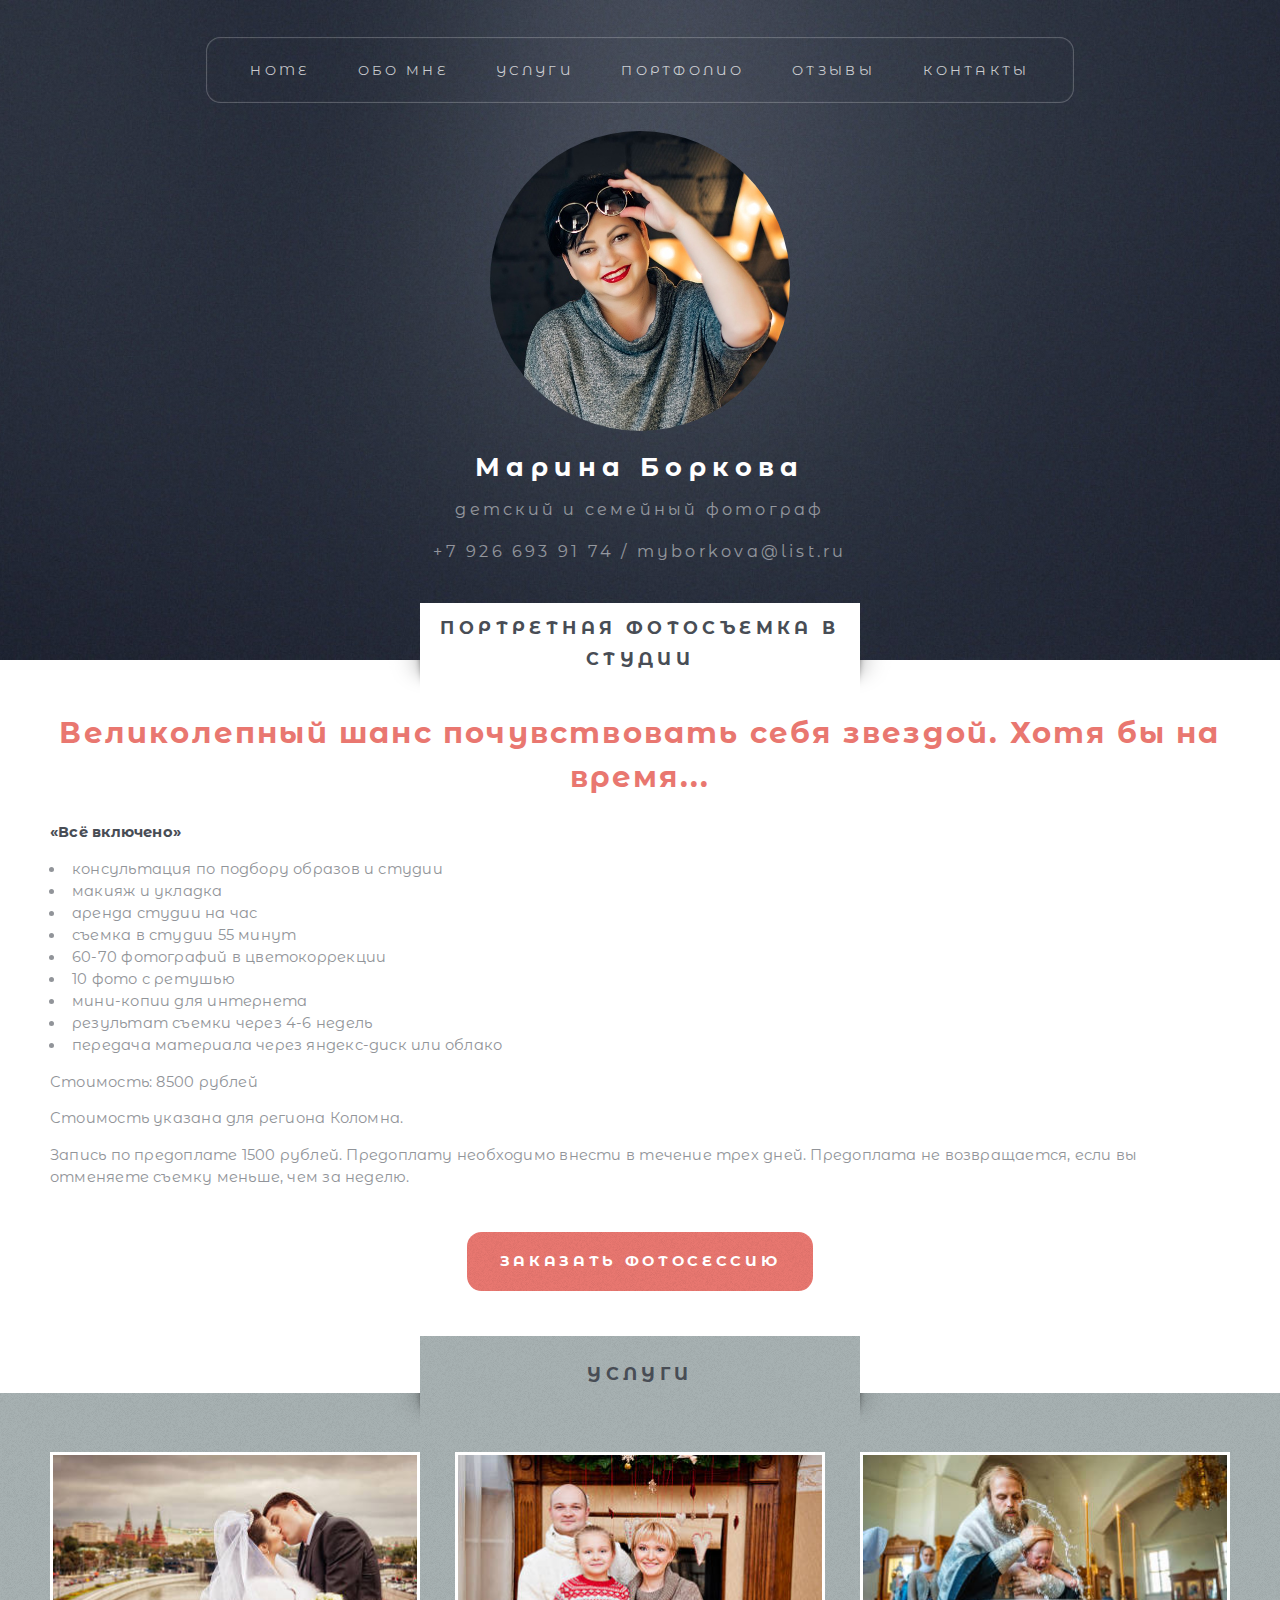
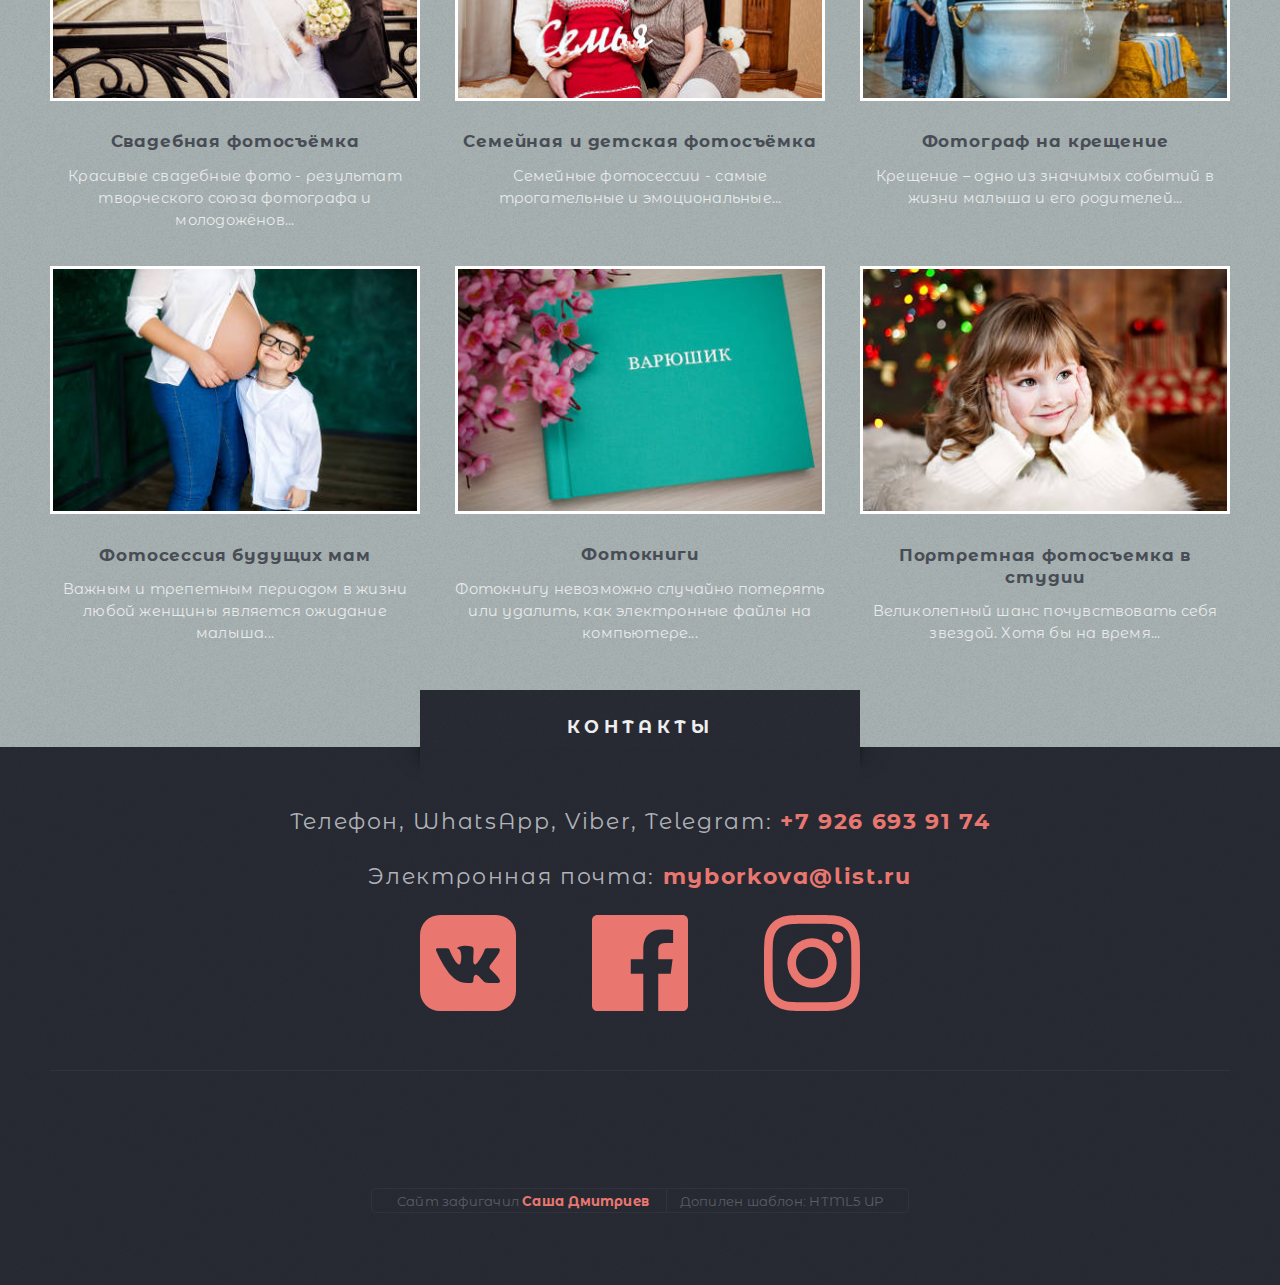
<file: studio.html>
<!DOCTYPE HTML>
<html>

<head>
	<title>Марина Боркова - детский и семейный фотограф</title>
	<meta charset="utf-8" />
	<meta name="viewport" content="width=device-width, initial-scale=1, user-scalable=no" />
	<meta name="format-detection" content="telephone=no">
	<link rel="stylesheet" href="assets/css/main.css" />
	<link type="text/css" rel="stylesheet" href="assets/css/lightgallery.css" />
</head>

<body class="homepage is-preload">
	<div id="page-wrapper">

		<!-- Header -->
		<section id="header" class="wrapper">

			<!-- Logo -->
			<div id="logo">
				<img class="photo-round" src="images/photo-main.png" alt="Марина Боркова - детский и семейный фотограф">
				<h1>Марина Боркова</h1>
				<p>детский и семейный фотограф</p>
				<p>+7 926 693 91 74 / myborkova@list.ru</p>
			</div>

			<!-- Nav -->
			<nav id="nav">
				<ul>
					<li class="current"><a href="index.html">Home</a></li>
					<li><a href="index.html#intro">Обо мне</a></li>
					<li><a href="#highlights">Услуги</a></li>
					<li><a href="index.html#highlights">Портфолио</a></li>
					<li><a href="index.html#feedback">Отзывы</a></li>
					<li><a href="#footer">Контакты</a></li>
				</ul>
			</nav>

		</section>

			<!-- Main -->
				<div id="main" class="wrapper style2">
					<div class="title title-services">портретная фотосъемка в студии</div>
					<div class="container">

						<!-- Content -->
							<div id="content">
								<article class="box post">
									<header class="style1">
										<h2>Великолепный шанс почувствовать себя звездой. Хотя бы на время...</h2>
									</header>
									<p><b>«Всё включено»</b>
									<ul>
										<li>консультация по подбору образов и студии</li>
										<li>макияж и укладка</li>
										<li>аренда студии на час</li>
										<li>съемка в студии 55 минут</li>
										<li>60-70 фотографий в цветокоррекции</li>
										<li>10 фото с ретушью</li>
										<li>мини-копии для интернета</li>
										<li>результат съемки через 4-6 недель</li>
										<li>передача материала через яндекс-диск или облако</li>
									</ul>
									Стоимость: 8500 рублей</p>
									<p>Стоимость указана для региона Коломна.</p>
									
									<p>Запись по предоплате 1500 рублей. Предоплату необходимо внести в течение трех дней.
									Предоплата не возвращается, если вы отменяете съемку меньше, чем за неделю.</p>
										<ul class="actions">
											<li><a href="#footer" class="button style3 large">Заказать фотосессию</a></li>
										</ul>
								</article>
							</div>
					</div>
				</div>

			<!-- Highlights -->
				<section id="highlights" class="wrapper style3">
					<div class="title">услуги</div>
					<div class="container">
						<div class="row aln-center">
							<div class="col-4 col-12-medium">
								<section class="highlight">
									<a href="wedding.html#main" class="image featured"><img src="images/wedding.jpg" alt="" /></a>
									<h3><a href="wedding.html#main">Свадебная фотосъёмка</a></h3>
									<p>Красивые свадебные фото - результат творческого союза фотографа и молодожёнов...</p>
								</section>
								</div>
								<div class="col-4 col-12-medium">
									<section class="highlight">
										<a href="family.html#main" class="image featured"><img src="images/family.jpg" alt="" /></a>
										<h3><a href="family.html#main">Семейная и детская фотосъёмка</a></h3>
										<p>Семейные фотосессии - самые трогательные и эмоциональные...</p>
									</section>
								</div>
								<div class="col-4 col-12-medium">
									<section class="highlight">
										<a href="baptism.html#main" class="image featured"><img src="images/baptism.jpg" alt="" /></a>
										<h3><a href="baptism.html#main">Фотограф на крещение</a></h3>
										<p>Крещение – одно из значимых событий в жизни малыша и его родителей...</p>
									</section>
								</div>
								<div class="col-4 col-12-medium">
									<section class="highlight">
										<a href="pregnant.html#main" class="image featured"><img src="images/pregnancy.jpg" alt="" /></a>
										<h3><a href="pregnant.html#main">Фотосессия будущих мам</a></h3>
										<p>Важным и трепетным периодом в жизни любой женщины является ожидание малыша...</p>
									</section>
								</div>
								<div class="col-4 col-12-medium">
									<section class="highlight">
										<a href="books.html#main" class="image featured"><img src="images/books.jpg" alt="" /></a>
										<h3><a href="books.html#main">Фотокниги</a></h3>
										<p>Фотокнигу невозможно случайно потерять или удалить, как электронные файлы на компьютере...</p>
									</section>
								</div>
								<div class="col-4 col-12-medium">
									<section class="highlight">
										<a href="studio.html#main" class="image featured"><img src="images/afterone.jpg" alt="" /></a>
										<h3><a href="studio.html#main">Портретная фотосъемка в студии</a></h3>
										<p>Великолепный шанс почувствовать себя звездой. Хотя бы на время...</p>
									</section>
							</div>
						</div>
					</div>
				</section>

			<!-- Footer -->
			<section id="footer" class="wrapper">
				<div class="title">Контакты</div>
				<div class="container">
					<header class="style1">
						<p>
							Телефон, WhatsApp, Viber, Telegram: <a
								href="tel:+7-926-693-91-74">+7&nbsp;926&nbsp;693&nbsp;91&nbsp;74</a>
						</p>
						<p>
							Электронная почта: <a href="mailto:myborkova@list.ru">myborkova@list.ru</a>
						</p>
						<div class="footer-social">
							<ul>
								<li>
									<a class="social-button" href="https://vk.com/myborkova_photographer"><span
											class="visually-hidden">Вконтакте</span>
										<svg xmlns="http://www.w3.org/2000/svg" viewBox="0 0 24 24" width="96" height="96">
											<path fill='#e97770'
												d="M19 0H5a5 5 0 0 0-5 5v14a5 5 0 0 0 5 5h14a5 5 0 0 0 5-5V5a5 5 0 0 0-5-5zm.25 16.996h-2.134c-1.205 0-1.409-.687-2.401-1.679-.897-.897-1.395-.209-1.374 1.068.006.339-.161.611-.566.611-1.264 0-3.08.178-4.918-1.806C5.974 13.157 4 9.079 4 8.677c0-.237.196-.344.524-.344h2.17c.574 0 .623.284.783.649.667 1.521 2.265 4.574 2.69 2.87.244-.978.344-3.245-.703-3.44-.594-.11.452-.746 1.968-.746.377 0 .786.041 1.205.137.769.179.771.523.761 1.026-.039 1.903-.269 3.184.233 3.507.479.31 1.739-1.717 2.403-3.281.183-.433.219-.722.734-.722h2.654c1.39 0-.182 1.997-1.383 3.557-.968 1.255-.916 1.28.209 2.324.803.744 1.75 1.76 1.75 2.336.002.272-.21.446-.748.446z" />
											</svg></a>
								</li>
								<li>
									<a class="social-button" href="https://www.facebook.com/myborkova"><span
											class="visually-hidden">Facebook</span>
										<svg xmlns="http://www.w3.org/2000/svg" viewBox="0 0 24 24" width="96" height="96">
											<path fill='#e97770'
												d="M22.675 0H1.325C.593 0 0 .593 0 1.325v21.351C0 23.407.593 24 1.325 24H12.82v-9.294H9.692v-3.622h3.128V8.413c0-3.1 1.893-4.788 4.659-4.788 1.325 0 2.463.099 2.795.143v3.24l-1.918.001c-1.504 0-1.795.715-1.795 1.763v2.313h3.587l-.467 3.622h-3.12V24h6.116c.73 0 1.323-.593 1.323-1.325V1.325C24 .593 23.407 0 22.675 0z" />
											</svg></a>
								</li>
								<li>
									<a class="social-button" href="https://www.instagram.com/myborkova/"><span
											class="visually-hidden">Instagram</span>
										<svg xmlns="http://www.w3.org/2000/svg" viewBox="0 0 24 24" width="96" height="96">
											<path fill='#e97770'
												d="M12 2.163c3.204 0 3.584.012 4.85.07 3.252.148 4.771 1.691 4.919 4.919.058 1.265.069 1.645.069 4.849 0 3.205-.012 3.584-.069 4.849-.149 3.225-1.664 4.771-4.919 4.919-1.266.058-1.644.07-4.85.07-3.204 0-3.584-.012-4.849-.07-3.26-.149-4.771-1.699-4.919-4.92-.058-1.265-.07-1.644-.07-4.849 0-3.204.013-3.583.07-4.849.149-3.227 1.664-4.771 4.919-4.919 1.266-.057 1.645-.069 4.849-.069zM12 0C8.741 0 8.333.014 7.053.072 2.695.272.273 2.69.073 7.052.014 8.333 0 8.741 0 12c0 3.259.014 3.668.072 4.948.2 4.358 2.618 6.78 6.98 6.98C8.333 23.986 8.741 24 12 24c3.259 0 3.668-.014 4.948-.072 4.354-.2 6.782-2.618 6.979-6.98.059-1.28.073-1.689.073-4.948 0-3.259-.014-3.667-.072-4.947-.196-4.354-2.617-6.78-6.979-6.98C15.668.014 15.259 0 12 0zm0 5.838a6.162 6.162 0 1 0 0 12.324 6.162 6.162 0 0 0 0-12.324zM12 16a4 4 0 1 1 0-8 4 4 0 0 1 0 8zm6.406-11.845a1.44 1.44 0 1 0 0 2.881 1.44 1.44 0 0 0 0-2.881z" />
											</svg></a>
								</li>
							</ul>
						</div>
					</header>
					<div id="copyright">
						<ul>
							<li>Сайт зафигачил <a href="mailto:alex@dmitriev.it">Саша Дмитриев</a></li>
							<li>Допилен шаблон: <a href="http://html5up.net">HTML5 UP</a></li>
						</ul>
					</div>
				</div>
			</section>
			
			</div>

		<!-- Scripts -->
			<script src="assets/js/jquery.min.js"></script>
			<script src="assets/js/jquery.dropotron.min.js"></script>
			<script src="assets/js/browser.min.js"></script>
			<script src="assets/js/breakpoints.min.js"></script>
			<script src="assets/js/util.js"></script>
			<script src="assets/js/main.js"></script>

	</body>
</html>
</file>
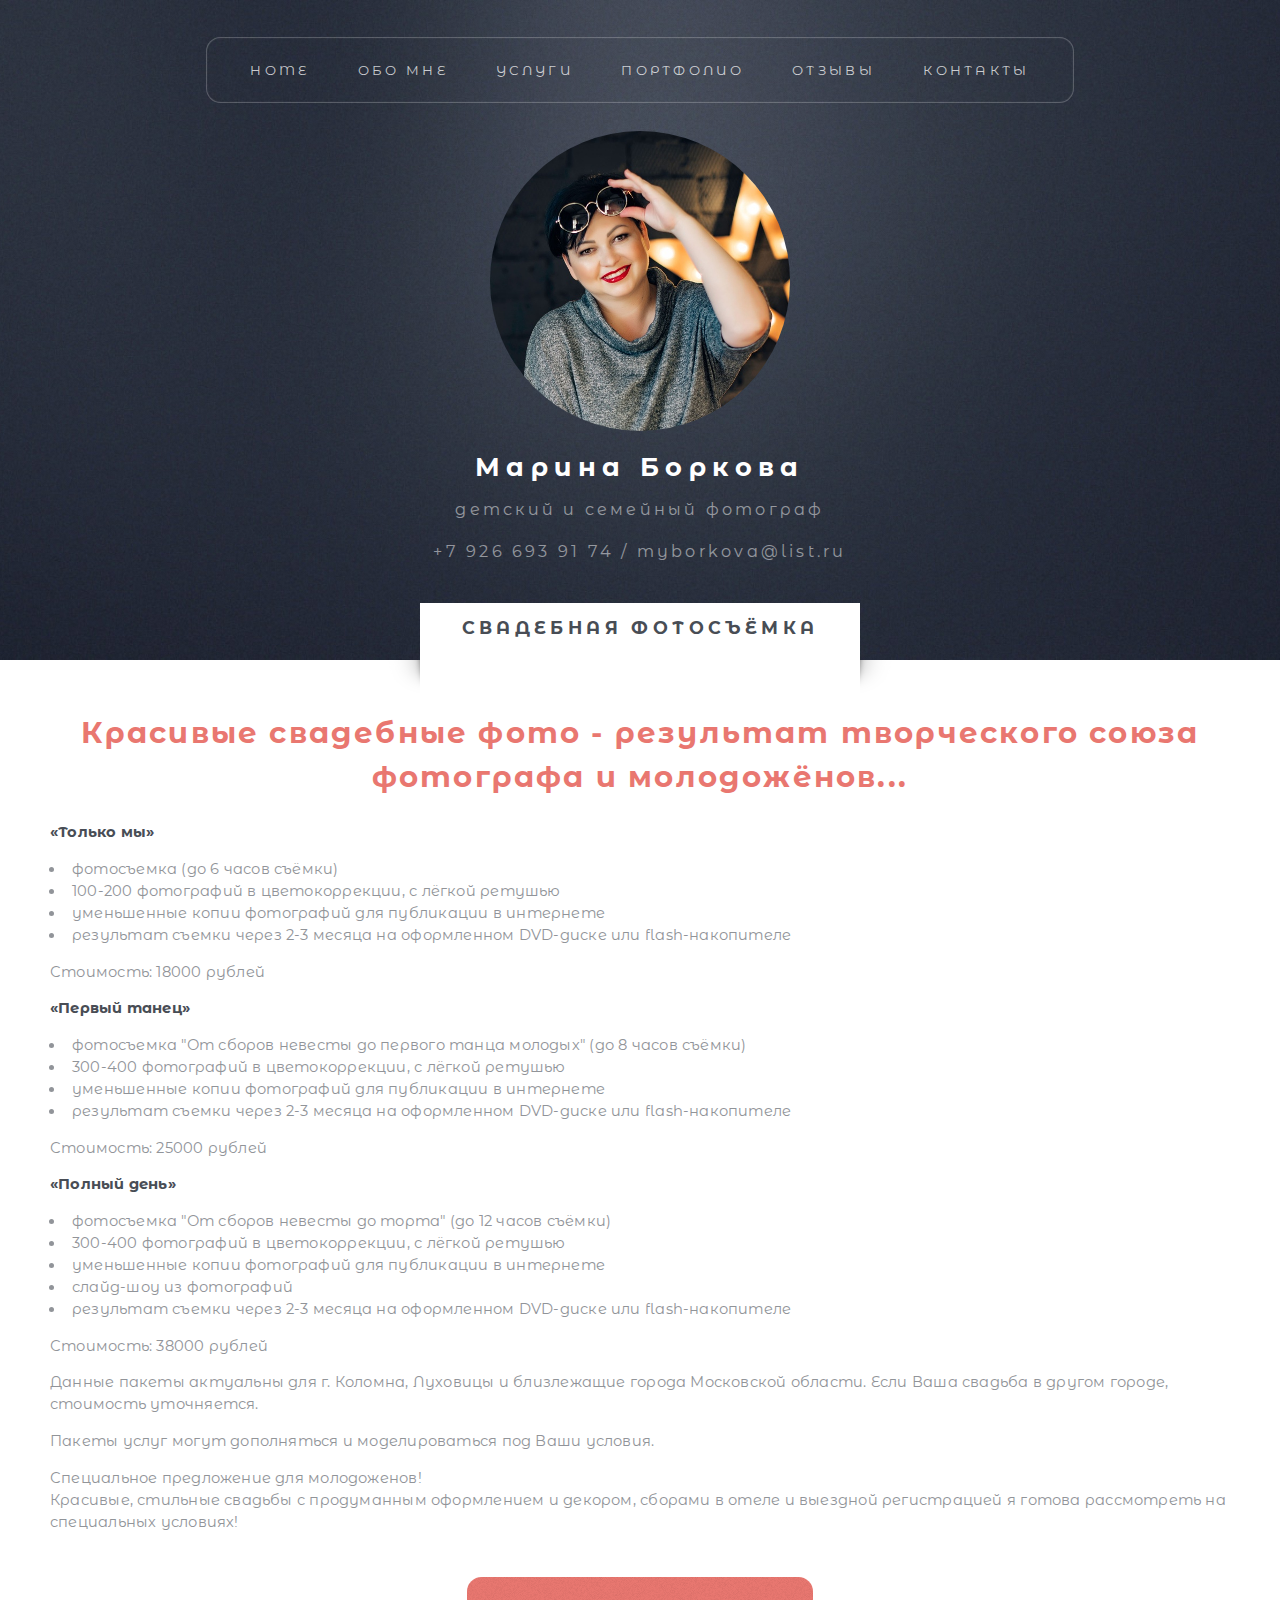
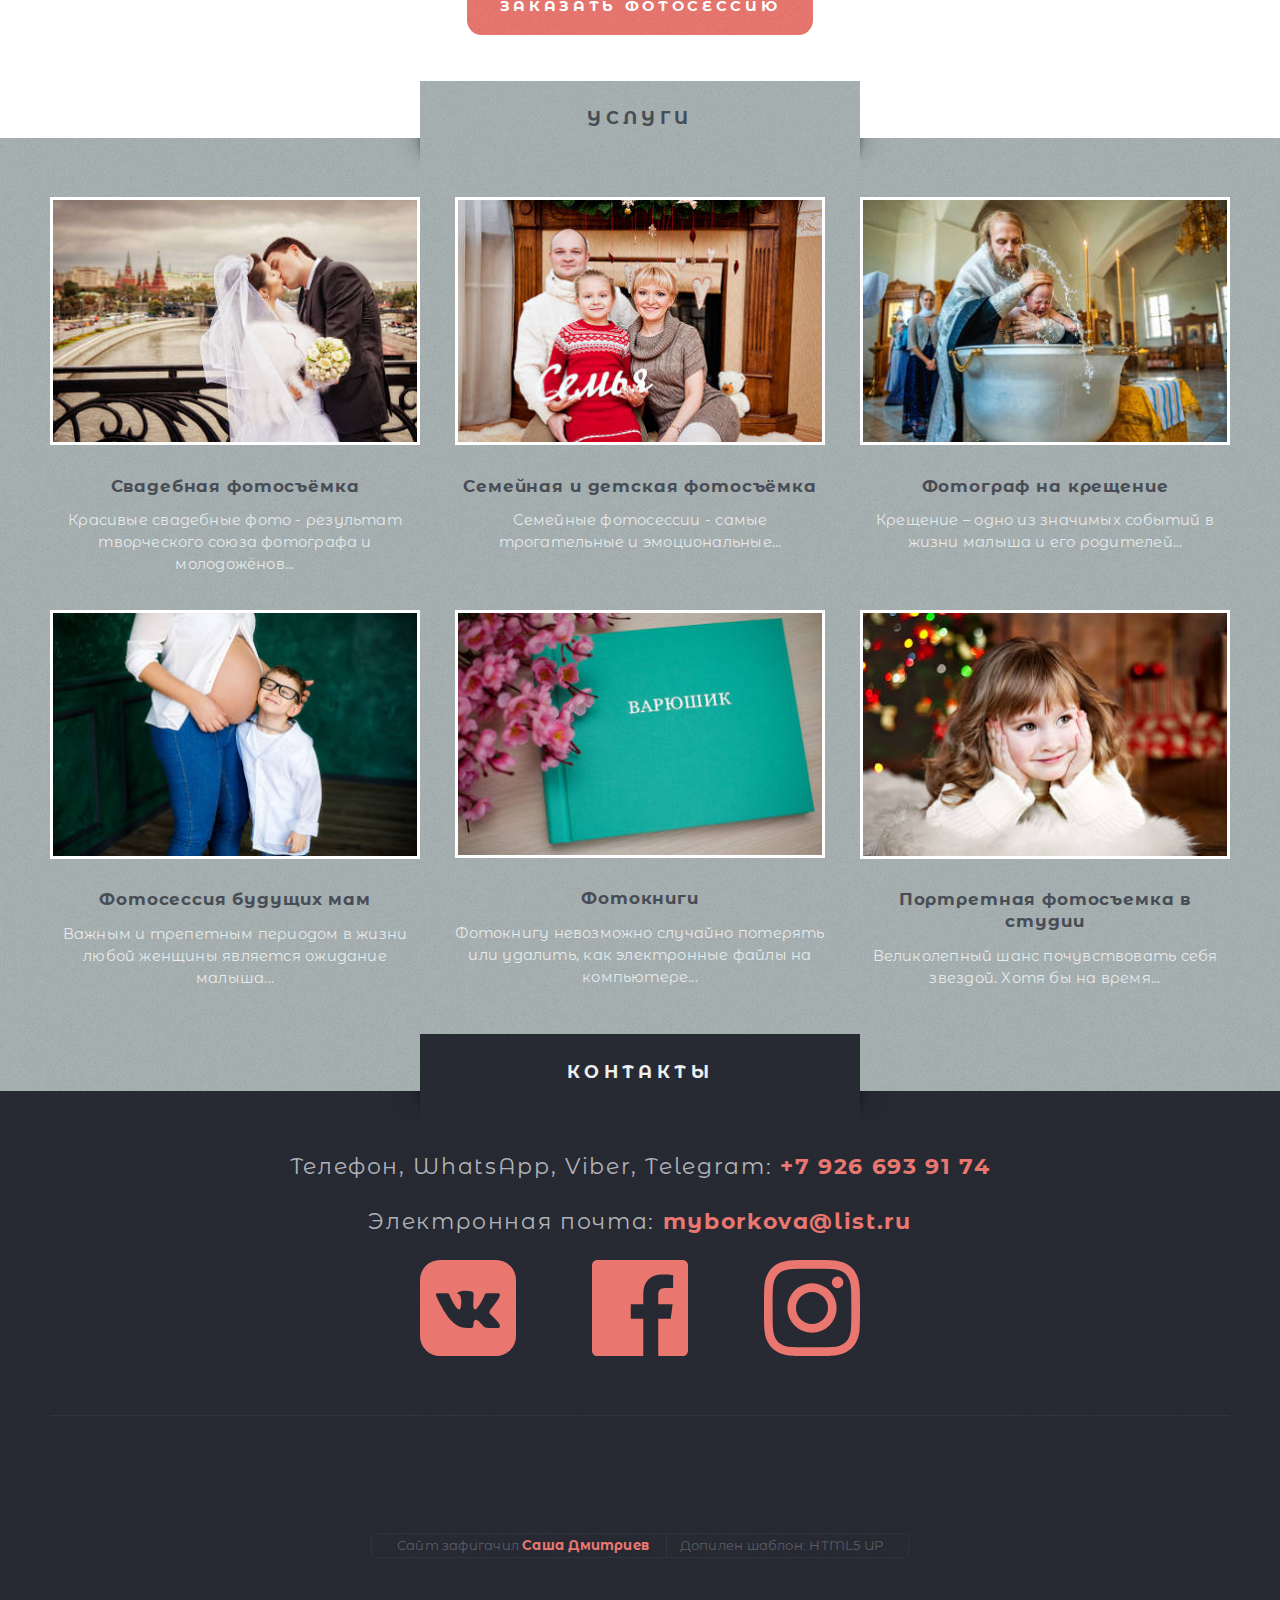
<file: wedding.html>
<!DOCTYPE HTML>
<html>

<head>
	<title>Марина Боркова - детский и семейный фотограф</title>
	<meta charset="utf-8" />
	<meta name="viewport" content="width=device-width, initial-scale=1, user-scalable=no" />
	<meta name="format-detection" content="telephone=no">
	<link rel="stylesheet" href="assets/css/main.css" />
	<link type="text/css" rel="stylesheet" href="assets/css/lightgallery.css" />
</head>

<body class="homepage is-preload">
	<div id="page-wrapper">

		<!-- Header -->
		<section id="header" class="wrapper">

			<!-- Logo -->
			<div id="logo">
				<img class="photo-round" src="images/photo-main.png" alt="Марина Боркова - детский и семейный фотограф">
				<h1>Марина Боркова</h1>
				<p>детский и семейный фотограф</p>
				<p>+7 926 693 91 74 / myborkova@list.ru</p>
			</div>

			<!-- Nav -->
			<nav id="nav">
				<ul>
					<li class="current"><a href="index.html">Home</a></li>
					<li><a href="index.html#intro">Обо мне</a></li>
					<li><a href="#highlights">Услуги</a></li>
					<li><a href="index.html#highlights">Портфолио</a></li>
					<li><a href="index.html#feedback">Отзывы</a></li>
					<li><a href="#footer">Контакты</a></li>
				</ul>
			</nav>

		</section>

			<!-- Main -->
				<div id="main" class="wrapper style2">
					<div class="title title-services">свадебная фотосъёмка</div>
					<div class="container">

						<!-- Content -->
							<div id="content">
								<article class="box post">
									<header class="style1">
										<h2>Красивые свадебные фото - результат творческого союза фотографа и молодожёнов...</h2>
									</header>
									<p><b>«Только мы»</b>
									<ul>
										<li>фотосъемка (до 6 часов съёмки)</li>
										<li>100-200 фотографий в цветокоррекции, с лёгкой ретушью</li>
										<li>уменьшенные копии фотографий для публикации в интернете</li>
										<li>результат съемки через 2-3 месяца на оформленном DVD-диске или flash-накопителе</li>
									</ul>
									<p>Стоимость: 18000 рублей</p>
									<p><b>«Первый танец»</b>
									<ul>
										<li>фотосъемка "От сборов невесты до первого танца молодых" (до 8 часов съёмки)</li>
										<li>300-400 фотографий в цветокоррекции, с лёгкой ретушью</li>
										<li>уменьшенные копии фотографий для публикации в интернете</li>
										<li>результат съемки через 2-3 месяца на оформленном DVD-диске или flash-накопителе</li>
									</ul>
									<p>Стоимость: 25000 рублей
									</p>
									<p><b>«Полный день»</b>
									<ul>
										<li>фотосъемка "От сборов невесты до торта" (до 12 часов съёмки)</li>
										<li>300-400 фотографий в цветокоррекции, с лёгкой ретушью</li>
										<li>уменьшенные копии фотографий для публикации в интернете</li>
										<li>слайд-шоу из фотографий</li>
										<li>результат съемки через 2-3 месяца на оформленном DVD-диске или flash-накопителе</li>
									</ul>
									<p>Стоимость: 38000 рублей</p>
									<p>Данные пакеты актуальны для г. Коломна, Луховицы и близлежащие города Московской области. Если Ваша свадьба в другом
									городе, стоимость уточняется.</p>
									<p>Пакеты услуг могут дополняться и моделироваться под Ваши условия.</p>
									<p>Специальное предложение для молодоженов!<br>
									Красивые, стильные свадьбы с продуманным оформлением и декором, сборами в отеле и выездной регистрацией я готова
									рассмотреть на специальных условиях!</p>
										<ul class="actions">
											<li><a href="#footer" class="button style3 large">Заказать фотосессию</a></li>
										</ul>
								</article>
							</div>
					</div>
				</div>

			<!-- Highlights -->
				<section id="highlights" class="wrapper style3">
					<div class="title">услуги</div>
					<div class="container">
						<div class="row aln-center">
							<div class="col-4 col-12-medium">
								<section class="highlight">
									<a href="wedding.html#main" class="image featured"><img src="images/wedding.jpg" alt="" /></a>
									<h3><a href="wedding.html#main">Свадебная фотосъёмка</a></h3>
									<p>Красивые свадебные фото - результат творческого союза фотографа и молодожёнов...</p>
								</section>
								</div>
								<div class="col-4 col-12-medium">
									<section class="highlight">
										<a href="family.html#main" class="image featured"><img src="images/family.jpg" alt="" /></a>
										<h3><a href="family.html#main">Семейная и детская фотосъёмка</a></h3>
										<p>Семейные фотосессии - самые трогательные и эмоциональные...</p>
									</section>
								</div>
								<div class="col-4 col-12-medium">
									<section class="highlight">
										<a href="baptism.html#main" class="image featured"><img src="images/baptism.jpg" alt="" /></a>
										<h3><a href="baptism.html#main">Фотограф на крещение</a></h3>
										<p>Крещение – одно из значимых событий в жизни малыша и его родителей...</p>
									</section>
								</div>
								<div class="col-4 col-12-medium">
									<section class="highlight">
										<a href="pregnant.html#main" class="image featured"><img src="images/pregnancy.jpg" alt="" /></a>
										<h3><a href="pregnant.html#main">Фотосессия будущих мам</a></h3>
										<p>Важным и трепетным периодом в жизни любой женщины является ожидание малыша...</p>
									</section>
								</div>
								<div class="col-4 col-12-medium">
									<section class="highlight">
										<a href="books.html#main" class="image featured"><img src="images/books.jpg" alt="" /></a>
										<h3><a href="books.html#main">Фотокниги</a></h3>
										<p>Фотокнигу невозможно случайно потерять или удалить, как электронные файлы на компьютере...</p>
									</section>
								</div>
								<div class="col-4 col-12-medium">
									<section class="highlight">
										<a href="studio.html#main" class="image featured"><img src="images/afterone.jpg" alt="" /></a>
										<h3><a href="studio.html#main">Портретная фотосъемка в студии</a></h3>
										<p>Великолепный шанс почувствовать себя звездой. Хотя бы на время...</p>
									</section>
							</div>
						</div>
					</div>
				</section>

			<!-- Footer -->
			<section id="footer" class="wrapper">
				<div class="title">Контакты</div>
				<div class="container">
					<header class="style1">
						<p>
							Телефон, WhatsApp, Viber, Telegram: <a
								href="tel:+7-926-693-91-74">+7&nbsp;926&nbsp;693&nbsp;91&nbsp;74</a>
						</p>
						<p>
							Электронная почта: <a href="mailto:myborkova@list.ru">myborkova@list.ru</a>
						</p>
						<div class="footer-social">
							<ul>
								<li>
									<a class="social-button" href="https://vk.com/myborkova_photographer"><span
											class="visually-hidden">Вконтакте</span>
										<svg xmlns="http://www.w3.org/2000/svg" viewBox="0 0 24 24" width="96" height="96">
											<path fill='#e97770'
												d="M19 0H5a5 5 0 0 0-5 5v14a5 5 0 0 0 5 5h14a5 5 0 0 0 5-5V5a5 5 0 0 0-5-5zm.25 16.996h-2.134c-1.205 0-1.409-.687-2.401-1.679-.897-.897-1.395-.209-1.374 1.068.006.339-.161.611-.566.611-1.264 0-3.08.178-4.918-1.806C5.974 13.157 4 9.079 4 8.677c0-.237.196-.344.524-.344h2.17c.574 0 .623.284.783.649.667 1.521 2.265 4.574 2.69 2.87.244-.978.344-3.245-.703-3.44-.594-.11.452-.746 1.968-.746.377 0 .786.041 1.205.137.769.179.771.523.761 1.026-.039 1.903-.269 3.184.233 3.507.479.31 1.739-1.717 2.403-3.281.183-.433.219-.722.734-.722h2.654c1.39 0-.182 1.997-1.383 3.557-.968 1.255-.916 1.28.209 2.324.803.744 1.75 1.76 1.75 2.336.002.272-.21.446-.748.446z" />
											</svg></a>
								</li>
								<li>
									<a class="social-button" href="https://www.facebook.com/myborkova"><span
											class="visually-hidden">Facebook</span>
										<svg xmlns="http://www.w3.org/2000/svg" viewBox="0 0 24 24" width="96" height="96">
											<path fill='#e97770'
												d="M22.675 0H1.325C.593 0 0 .593 0 1.325v21.351C0 23.407.593 24 1.325 24H12.82v-9.294H9.692v-3.622h3.128V8.413c0-3.1 1.893-4.788 4.659-4.788 1.325 0 2.463.099 2.795.143v3.24l-1.918.001c-1.504 0-1.795.715-1.795 1.763v2.313h3.587l-.467 3.622h-3.12V24h6.116c.73 0 1.323-.593 1.323-1.325V1.325C24 .593 23.407 0 22.675 0z" />
											</svg></a>
								</li>
								<li>
									<a class="social-button" href="https://www.instagram.com/myborkova/"><span
											class="visually-hidden">Instagram</span>
										<svg xmlns="http://www.w3.org/2000/svg" viewBox="0 0 24 24" width="96" height="96">
											<path fill='#e97770'
												d="M12 2.163c3.204 0 3.584.012 4.85.07 3.252.148 4.771 1.691 4.919 4.919.058 1.265.069 1.645.069 4.849 0 3.205-.012 3.584-.069 4.849-.149 3.225-1.664 4.771-4.919 4.919-1.266.058-1.644.07-4.85.07-3.204 0-3.584-.012-4.849-.07-3.26-.149-4.771-1.699-4.919-4.92-.058-1.265-.07-1.644-.07-4.849 0-3.204.013-3.583.07-4.849.149-3.227 1.664-4.771 4.919-4.919 1.266-.057 1.645-.069 4.849-.069zM12 0C8.741 0 8.333.014 7.053.072 2.695.272.273 2.69.073 7.052.014 8.333 0 8.741 0 12c0 3.259.014 3.668.072 4.948.2 4.358 2.618 6.78 6.98 6.98C8.333 23.986 8.741 24 12 24c3.259 0 3.668-.014 4.948-.072 4.354-.2 6.782-2.618 6.979-6.98.059-1.28.073-1.689.073-4.948 0-3.259-.014-3.667-.072-4.947-.196-4.354-2.617-6.78-6.979-6.98C15.668.014 15.259 0 12 0zm0 5.838a6.162 6.162 0 1 0 0 12.324 6.162 6.162 0 0 0 0-12.324zM12 16a4 4 0 1 1 0-8 4 4 0 0 1 0 8zm6.406-11.845a1.44 1.44 0 1 0 0 2.881 1.44 1.44 0 0 0 0-2.881z" />
											</svg></a>
								</li>
							</ul>
						</div>
					</header>
					<div id="copyright">
						<ul>
							<li>Сайт зафигачил <a href="mailto:alex@dmitriev.it">Саша Дмитриев</a></li>
							<li>Допилен шаблон: <a href="http://html5up.net">HTML5 UP</a></li>
						</ul>
					</div>
				</div>
			</section>
			
			</div>

		<!-- Scripts -->
			<script src="assets/js/jquery.min.js"></script>
			<script src="assets/js/jquery.dropotron.min.js"></script>
			<script src="assets/js/browser.min.js"></script>
			<script src="assets/js/breakpoints.min.js"></script>
			<script src="assets/js/util.js"></script>
			<script src="assets/js/main.js"></script>

	</body>
</html>
</file>
<file: assets/css/lightgallery.css>
@font-face {
  font-family: 'lg';
  src: url("../fonts/lg.eot?n1z373");
  src: url("../fonts/lg.eot?#iefixn1z373") format("embedded-opentype"), url("../fonts/lg.woff?n1z373") format("woff"), url("../fonts/lg.ttf?n1z373") format("truetype"), url("../fonts/lg.svg?n1z373#lg") format("svg");
  font-weight: normal;
  font-style: normal;
}
.lg-icon {
  font-family: 'lg';
  speak: none;
  font-style: normal;
  font-weight: normal;
  font-variant: normal;
  text-transform: none;
  line-height: 1;
  /* Better Font Rendering =========== */
  -webkit-font-smoothing: antialiased;
  -moz-osx-font-smoothing: grayscale;
}

.lg-actions .lg-next, .lg-actions .lg-prev {
  background-color: rgba(0, 0, 0, 0.45);
  border-radius: 2px;
  color: #999;
  cursor: pointer;
  display: block;
  font-size: 22px;
  margin-top: -10px;
  padding: 8px 10px 9px;
  position: absolute;
  top: 50%;
  z-index: 1080;
}
.lg-actions .lg-next.disabled, .lg-actions .lg-prev.disabled {
  pointer-events: none;
  opacity: 0.5;
}
.lg-actions .lg-next:hover, .lg-actions .lg-prev:hover {
  color: #FFF;
}
.lg-actions .lg-next {
  right: 20px;
}
.lg-actions .lg-next:before {
  content: "\e095";
}
.lg-actions .lg-prev {
  left: 20px;
}
.lg-actions .lg-prev:after {
  content: "\e094";
}

@-webkit-keyframes lg-right-end {
  0% {
    left: 0;
  }
  50% {
    left: -30px;
  }
  100% {
    left: 0;
  }
}
@-moz-keyframes lg-right-end {
  0% {
    left: 0;
  }
  50% {
    left: -30px;
  }
  100% {
    left: 0;
  }
}
@-ms-keyframes lg-right-end {
  0% {
    left: 0;
  }
  50% {
    left: -30px;
  }
  100% {
    left: 0;
  }
}
@keyframes lg-right-end {
  0% {
    left: 0;
  }
  50% {
    left: -30px;
  }
  100% {
    left: 0;
  }
}
@-webkit-keyframes lg-left-end {
  0% {
    left: 0;
  }
  50% {
    left: 30px;
  }
  100% {
    left: 0;
  }
}
@-moz-keyframes lg-left-end {
  0% {
    left: 0;
  }
  50% {
    left: 30px;
  }
  100% {
    left: 0;
  }
}
@-ms-keyframes lg-left-end {
  0% {
    left: 0;
  }
  50% {
    left: 30px;
  }
  100% {
    left: 0;
  }
}
@keyframes lg-left-end {
  0% {
    left: 0;
  }
  50% {
    left: 30px;
  }
  100% {
    left: 0;
  }
}
.lg-outer.lg-right-end .lg-object {
  -webkit-animation: lg-right-end 0.3s;
  -o-animation: lg-right-end 0.3s;
  animation: lg-right-end 0.3s;
  position: relative;
}
.lg-outer.lg-left-end .lg-object {
  -webkit-animation: lg-left-end 0.3s;
  -o-animation: lg-left-end 0.3s;
  animation: lg-left-end 0.3s;
  position: relative;
}

.lg-toolbar {
  z-index: 1082;
  left: 0;
  position: absolute;
  top: 0;
  width: 100%;
  background-color: rgba(0, 0, 0, 0.45);
}
.lg-toolbar .lg-icon {
  color: #999;
  cursor: pointer;
  float: right;
  font-size: 24px;
  height: 47px;
  line-height: 27px;
  padding: 10px 0;
  text-align: center;
  width: 50px;
  text-decoration: none !important;
  outline: medium none;
  -webkit-transition: color 0.2s linear;
  -o-transition: color 0.2s linear;
  transition: color 0.2s linear;
}
.lg-toolbar .lg-icon:hover {
  color: #FFF;
}
.lg-toolbar .lg-close:after {
  content: "\e070";
}
.lg-toolbar .lg-download:after {
  content: "\e0f2";
}

.lg-sub-html {
  background-color: rgba(0, 0, 0, 0.45);
  bottom: 0;
  color: #EEE;
  font-size: 16px;
  left: 0;
  padding: 10px 40px;
  position: fixed;
  right: 0;
  text-align: center;
  z-index: 1080;
}
.lg-sub-html h4 {
  margin: 0;
  font-size: 13px;
  font-weight: bold;
}
.lg-sub-html p {
  font-size: 12px;
  margin: 5px 0 0;
}

#lg-counter {
  color: #999;
  display: inline-block;
  font-size: 16px;
  padding-left: 20px;
  padding-top: 12px;
  vertical-align: middle;
}

.lg-toolbar, .lg-prev, .lg-next {
  opacity: 1;
  -webkit-transition: -webkit-transform 0.35s cubic-bezier(0, 0, 0.25, 1) 0s, opacity 0.35s cubic-bezier(0, 0, 0.25, 1) 0s, color 0.2s linear;
  -moz-transition: -moz-transform 0.35s cubic-bezier(0, 0, 0.25, 1) 0s, opacity 0.35s cubic-bezier(0, 0, 0.25, 1) 0s, color 0.2s linear;
  -o-transition: -o-transform 0.35s cubic-bezier(0, 0, 0.25, 1) 0s, opacity 0.35s cubic-bezier(0, 0, 0.25, 1) 0s, color 0.2s linear;
  transition: transform 0.35s cubic-bezier(0, 0, 0.25, 1) 0s, opacity 0.35s cubic-bezier(0, 0, 0.25, 1) 0s, color 0.2s linear;
}

.lg-hide-items .lg-prev {
  opacity: 0;
  -webkit-transform: translate3d(-10px, 0, 0);
  transform: translate3d(-10px, 0, 0);
}
.lg-hide-items .lg-next {
  opacity: 0;
  -webkit-transform: translate3d(10px, 0, 0);
  transform: translate3d(10px, 0, 0);
}
.lg-hide-items .lg-toolbar {
  opacity: 0;
  -webkit-transform: translate3d(0, -10px, 0);
  transform: translate3d(0, -10px, 0);
}

body:not(.lg-from-hash) .lg-outer.lg-start-zoom .lg-object {
  -webkit-transform: scale3d(0.5, 0.5, 0.5);
  transform: scale3d(0.5, 0.5, 0.5);
  opacity: 0;
  -webkit-transition: -webkit-transform 250ms cubic-bezier(0, 0, 0.25, 1) 0s, opacity 250ms cubic-bezier(0, 0, 0.25, 1) !important;
  -moz-transition: -moz-transform 250ms cubic-bezier(0, 0, 0.25, 1) 0s, opacity 250ms cubic-bezier(0, 0, 0.25, 1) !important;
  -o-transition: -o-transform 250ms cubic-bezier(0, 0, 0.25, 1) 0s, opacity 250ms cubic-bezier(0, 0, 0.25, 1) !important;
  transition: transform 250ms cubic-bezier(0, 0, 0.25, 1) 0s, opacity 250ms cubic-bezier(0, 0, 0.25, 1) !important;
  -webkit-transform-origin: 50% 50%;
  -moz-transform-origin: 50% 50%;
  -ms-transform-origin: 50% 50%;
  transform-origin: 50% 50%;
}
body:not(.lg-from-hash) .lg-outer.lg-start-zoom .lg-item.lg-complete .lg-object {
  -webkit-transform: scale3d(1, 1, 1);
  transform: scale3d(1, 1, 1);
  opacity: 1;
}

.lg-outer .lg-thumb-outer {
  background-color: #0D0A0A;
  bottom: 0;
  position: absolute;
  width: 100%;
  z-index: 1080;
  max-height: 350px;
  -webkit-transform: translate3d(0, 100%, 0);
  transform: translate3d(0, 100%, 0);
  -webkit-transition: -webkit-transform 0.25s cubic-bezier(0, 0, 0.25, 1) 0s;
  -moz-transition: -moz-transform 0.25s cubic-bezier(0, 0, 0.25, 1) 0s;
  -o-transition: -o-transform 0.25s cubic-bezier(0, 0, 0.25, 1) 0s;
  transition: transform 0.25s cubic-bezier(0, 0, 0.25, 1) 0s;
}
.lg-outer .lg-thumb-outer.lg-grab .lg-thumb-item {
  cursor: -webkit-grab;
  cursor: -moz-grab;
  cursor: -o-grab;
  cursor: -ms-grab;
  cursor: grab;
}
.lg-outer .lg-thumb-outer.lg-grabbing .lg-thumb-item {
  cursor: move;
  cursor: -webkit-grabbing;
  cursor: -moz-grabbing;
  cursor: -o-grabbing;
  cursor: -ms-grabbing;
  cursor: grabbing;
}
.lg-outer .lg-thumb-outer.lg-dragging .lg-thumb {
  -webkit-transition-duration: 0s !important;
  transition-duration: 0s !important;
}
.lg-outer.lg-thumb-open .lg-thumb-outer {
  -webkit-transform: translate3d(0, 0%, 0);
  transform: translate3d(0, 0%, 0);
}
.lg-outer .lg-thumb {
  padding: 10px 0;
  height: 100%;
  margin-bottom: -5px;
}
.lg-outer .lg-thumb-item {
  border-radius: 5px;
  cursor: pointer;
  float: left;
  overflow: hidden;
  height: 100%;
  border: 2px solid #FFF;
  border-radius: 4px;
  margin-bottom: 5px;
}
@media (min-width: 1025px) {
  .lg-outer .lg-thumb-item {
    -webkit-transition: border-color 0.25s ease;
    -o-transition: border-color 0.25s ease;
    transition: border-color 0.25s ease;
  }
}
.lg-outer .lg-thumb-item.active, .lg-outer .lg-thumb-item:hover {
  border-color: #a90707;
}
.lg-outer .lg-thumb-item img {
  width: 100%;
  height: 100%;
  object-fit: cover;
}
.lg-outer.lg-has-thumb .lg-item {
  padding-bottom: 120px;
}
.lg-outer.lg-can-toggle .lg-item {
  padding-bottom: 0;
}
.lg-outer.lg-pull-caption-up .lg-sub-html {
  -webkit-transition: bottom 0.25s ease;
  -o-transition: bottom 0.25s ease;
  transition: bottom 0.25s ease;
}
.lg-outer.lg-pull-caption-up.lg-thumb-open .lg-sub-html {
  bottom: 100px;
}
.lg-outer .lg-toggle-thumb {
  background-color: #0D0A0A;
  border-radius: 2px 2px 0 0;
  color: #999;
  cursor: pointer;
  font-size: 24px;
  height: 39px;
  line-height: 27px;
  padding: 5px 0;
  position: absolute;
  right: 20px;
  text-align: center;
  top: -39px;
  width: 50px;
}
.lg-outer .lg-toggle-thumb:after {
  content: "\e1ff";
}
.lg-outer .lg-toggle-thumb:hover {
  color: #FFF;
}

.lg-outer .lg-video-cont {
  display: inline-block;
  vertical-align: middle;
  max-width: 1140px;
  max-height: 100%;
  width: 100%;
  padding: 0 5px;
}
.lg-outer .lg-video {
  width: 100%;
  height: 0;
  padding-bottom: 56.25%;
  overflow: hidden;
  position: relative;
}
.lg-outer .lg-video .lg-object {
  display: inline-block;
  position: absolute;
  top: 0;
  left: 0;
  width: 100% !important;
  height: 100% !important;
}
.lg-outer .lg-video .lg-video-play {
  width: 84px;
  height: 59px;
  position: absolute;
  left: 50%;
  top: 50%;
  margin-left: -42px;
  margin-top: -30px;
  z-index: 1080;
  cursor: pointer;
}
.lg-outer .lg-has-vimeo .lg-video-play {
  background: url("../img/vimeo-play.png") no-repeat scroll 0 0 transparent;
}
.lg-outer .lg-has-vimeo:hover .lg-video-play {
  background: url("../img/vimeo-play.png") no-repeat scroll 0 -58px transparent;
}
.lg-outer .lg-has-html5 .lg-video-play {
  background: transparent url("../img/video-play.png") no-repeat scroll 0 0;
  height: 64px;
  margin-left: -32px;
  margin-top: -32px;
  width: 64px;
  opacity: 0.8;
}
.lg-outer .lg-has-html5:hover .lg-video-play {
  opacity: 1;
}
.lg-outer .lg-has-youtube .lg-video-play {
  background: url("../img/youtube-play.png") no-repeat scroll 0 0 transparent;
}
.lg-outer .lg-has-youtube:hover .lg-video-play {
  background: url("../img/youtube-play.png") no-repeat scroll 0 -60px transparent;
}
.lg-outer .lg-video-object {
  width: 100% !important;
  height: 100% !important;
  position: absolute;
  top: 0;
  left: 0;
}
.lg-outer .lg-has-video .lg-video-object {
  visibility: hidden;
}
.lg-outer .lg-has-video.lg-video-playing .lg-object, .lg-outer .lg-has-video.lg-video-playing .lg-video-play {
  display: none;
}
.lg-outer .lg-has-video.lg-video-playing .lg-video-object {
  visibility: visible;
}

.lg-progress-bar {
  background-color: #333;
  height: 5px;
  left: 0;
  position: absolute;
  top: 0;
  width: 100%;
  z-index: 1083;
  opacity: 0;
  -webkit-transition: opacity 0.08s ease 0s;
  -moz-transition: opacity 0.08s ease 0s;
  -o-transition: opacity 0.08s ease 0s;
  transition: opacity 0.08s ease 0s;
}
.lg-progress-bar .lg-progress {
  background-color: #a90707;
  height: 5px;
  width: 0;
}
.lg-progress-bar.lg-start .lg-progress {
  width: 100%;
}
.lg-show-autoplay .lg-progress-bar {
  opacity: 1;
}

.lg-autoplay-button:after {
  content: "\e01d";
}
.lg-show-autoplay .lg-autoplay-button:after {
  content: "\e01a";
}

.lg-outer.lg-css3.lg-zoom-dragging .lg-item.lg-complete.lg-zoomable .lg-img-wrap, .lg-outer.lg-css3.lg-zoom-dragging .lg-item.lg-complete.lg-zoomable .lg-image {
  -webkit-transition-duration: 0s;
  transition-duration: 0s;
}
.lg-outer.lg-use-transition-for-zoom .lg-item.lg-complete.lg-zoomable .lg-img-wrap {
  -webkit-transition: -webkit-transform 0.3s cubic-bezier(0, 0, 0.25, 1) 0s;
  -moz-transition: -moz-transform 0.3s cubic-bezier(0, 0, 0.25, 1) 0s;
  -o-transition: -o-transform 0.3s cubic-bezier(0, 0, 0.25, 1) 0s;
  transition: transform 0.3s cubic-bezier(0, 0, 0.25, 1) 0s;
}
.lg-outer.lg-use-left-for-zoom .lg-item.lg-complete.lg-zoomable .lg-img-wrap {
  -webkit-transition: left 0.3s cubic-bezier(0, 0, 0.25, 1) 0s, top 0.3s cubic-bezier(0, 0, 0.25, 1) 0s;
  -moz-transition: left 0.3s cubic-bezier(0, 0, 0.25, 1) 0s, top 0.3s cubic-bezier(0, 0, 0.25, 1) 0s;
  -o-transition: left 0.3s cubic-bezier(0, 0, 0.25, 1) 0s, top 0.3s cubic-bezier(0, 0, 0.25, 1) 0s;
  transition: left 0.3s cubic-bezier(0, 0, 0.25, 1) 0s, top 0.3s cubic-bezier(0, 0, 0.25, 1) 0s;
}
.lg-outer .lg-item.lg-complete.lg-zoomable .lg-img-wrap {
  -webkit-transform: translate3d(0, 0, 0);
  transform: translate3d(0, 0, 0);
  -webkit-backface-visibility: hidden;
  -moz-backface-visibility: hidden;
  backface-visibility: hidden;
}
.lg-outer .lg-item.lg-complete.lg-zoomable .lg-image {
  -webkit-transform: scale3d(1, 1, 1);
  transform: scale3d(1, 1, 1);
  -webkit-transition: -webkit-transform 0.3s cubic-bezier(0, 0, 0.25, 1) 0s, opacity 0.15s !important;
  -moz-transition: -moz-transform 0.3s cubic-bezier(0, 0, 0.25, 1) 0s, opacity 0.15s !important;
  -o-transition: -o-transform 0.3s cubic-bezier(0, 0, 0.25, 1) 0s, opacity 0.15s !important;
  transition: transform 0.3s cubic-bezier(0, 0, 0.25, 1) 0s, opacity 0.15s !important;
  -webkit-transform-origin: 0 0;
  -moz-transform-origin: 0 0;
  -ms-transform-origin: 0 0;
  transform-origin: 0 0;
  -webkit-backface-visibility: hidden;
  -moz-backface-visibility: hidden;
  backface-visibility: hidden;
}

#lg-zoom-in:after {
  content: "\e311";
}

#lg-actual-size {
  font-size: 20px;
}
#lg-actual-size:after {
  content: "\e033";
}

#lg-zoom-out {
  opacity: 0.5;
  pointer-events: none;
}
#lg-zoom-out:after {
  content: "\e312";
}
.lg-zoomed #lg-zoom-out {
  opacity: 1;
  pointer-events: auto;
}

.lg-outer .lg-pager-outer {
  bottom: 60px;
  left: 0;
  position: absolute;
  right: 0;
  text-align: center;
  z-index: 1080;
  height: 10px;
}
.lg-outer .lg-pager-outer.lg-pager-hover .lg-pager-cont {
  overflow: visible;
}
.lg-outer .lg-pager-cont {
  cursor: pointer;
  display: inline-block;
  overflow: hidden;
  position: relative;
  vertical-align: top;
  margin: 0 5px;
}
.lg-outer .lg-pager-cont:hover .lg-pager-thumb-cont {
  opacity: 1;
  -webkit-transform: translate3d(0, 0, 0);
  transform: translate3d(0, 0, 0);
}
.lg-outer .lg-pager-cont.lg-pager-active .lg-pager {
  box-shadow: 0 0 0 2px white inset;
}
.lg-outer .lg-pager-thumb-cont {
  background-color: #fff;
  color: #FFF;
  bottom: 100%;
  height: 83px;
  left: 0;
  margin-bottom: 20px;
  margin-left: -60px;
  opacity: 0;
  padding: 5px;
  position: absolute;
  width: 120px;
  border-radius: 3px;
  -webkit-transition: opacity 0.15s ease 0s, -webkit-transform 0.15s ease 0s;
  -moz-transition: opacity 0.15s ease 0s, -moz-transform 0.15s ease 0s;
  -o-transition: opacity 0.15s ease 0s, -o-transform 0.15s ease 0s;
  transition: opacity 0.15s ease 0s, transform 0.15s ease 0s;
  -webkit-transform: translate3d(0, 5px, 0);
  transform: translate3d(0, 5px, 0);
}
.lg-outer .lg-pager-thumb-cont img {
  width: 100%;
  height: 100%;
}
.lg-outer .lg-pager {
  background-color: rgba(255, 255, 255, 0.5);
  border-radius: 50%;
  box-shadow: 0 0 0 8px rgba(255, 255, 255, 0.7) inset;
  display: block;
  height: 12px;
  -webkit-transition: box-shadow 0.3s ease 0s;
  -o-transition: box-shadow 0.3s ease 0s;
  transition: box-shadow 0.3s ease 0s;
  width: 12px;
}
.lg-outer .lg-pager:hover, .lg-outer .lg-pager:focus {
  box-shadow: 0 0 0 8px white inset;
}
.lg-outer .lg-caret {
  border-left: 10px solid transparent;
  border-right: 10px solid transparent;
  border-top: 10px dashed;
  bottom: -10px;
  display: inline-block;
  height: 0;
  left: 50%;
  margin-left: -5px;
  position: absolute;
  vertical-align: middle;
  width: 0;
}

.lg-fullscreen:after {
  content: "\e20c";
}
.lg-fullscreen-on .lg-fullscreen:after {
  content: "\e20d";
}

.lg-outer #lg-dropdown-overlay {
  background-color: rgba(0, 0, 0, 0.25);
  bottom: 0;
  cursor: default;
  left: 0;
  position: fixed;
  right: 0;
  top: 0;
  z-index: 1081;
  opacity: 0;
  visibility: hidden;
  -webkit-transition: visibility 0s linear 0.18s, opacity 0.18s linear 0s;
  -o-transition: visibility 0s linear 0.18s, opacity 0.18s linear 0s;
  transition: visibility 0s linear 0.18s, opacity 0.18s linear 0s;
}
.lg-outer.lg-dropdown-active .lg-dropdown, .lg-outer.lg-dropdown-active #lg-dropdown-overlay {
  -webkit-transition-delay: 0s;
  transition-delay: 0s;
  -moz-transform: translate3d(0, 0px, 0);
  -o-transform: translate3d(0, 0px, 0);
  -ms-transform: translate3d(0, 0px, 0);
  -webkit-transform: translate3d(0, 0px, 0);
  transform: translate3d(0, 0px, 0);
  opacity: 1;
  visibility: visible;
}
.lg-outer.lg-dropdown-active #lg-share {
  color: #FFF;
}
.lg-outer .lg-dropdown {
  background-color: #fff;
  border-radius: 2px;
  font-size: 14px;
  list-style-type: none;
  margin: 0;
  padding: 10px 0;
  position: absolute;
  right: 0;
  text-align: left;
  top: 50px;
  opacity: 0;
  visibility: hidden;
  -moz-transform: translate3d(0, 5px, 0);
  -o-transform: translate3d(0, 5px, 0);
  -ms-transform: translate3d(0, 5px, 0);
  -webkit-transform: translate3d(0, 5px, 0);
  transform: translate3d(0, 5px, 0);
  -webkit-transition: -webkit-transform 0.18s linear 0s, visibility 0s linear 0.5s, opacity 0.18s linear 0s;
  -moz-transition: -moz-transform 0.18s linear 0s, visibility 0s linear 0.5s, opacity 0.18s linear 0s;
  -o-transition: -o-transform 0.18s linear 0s, visibility 0s linear 0.5s, opacity 0.18s linear 0s;
  transition: transform 0.18s linear 0s, visibility 0s linear 0.5s, opacity 0.18s linear 0s;
}
.lg-outer .lg-dropdown:after {
  content: "";
  display: block;
  height: 0;
  width: 0;
  position: absolute;
  border: 8px solid transparent;
  border-bottom-color: #FFF;
  right: 16px;
  top: -16px;
}
.lg-outer .lg-dropdown > li:last-child {
  margin-bottom: 0px;
}
.lg-outer .lg-dropdown > li:hover a, .lg-outer .lg-dropdown > li:hover .lg-icon {
  color: #333;
}
.lg-outer .lg-dropdown a {
  color: #333;
  display: block;
  white-space: pre;
  padding: 4px 12px;
  font-family: "Open Sans","Helvetica Neue",Helvetica,Arial,sans-serif;
  font-size: 12px;
}
.lg-outer .lg-dropdown a:hover {
  background-color: rgba(0, 0, 0, 0.07);
}
.lg-outer .lg-dropdown .lg-dropdown-text {
  display: inline-block;
  line-height: 1;
  margin-top: -3px;
  vertical-align: middle;
}
.lg-outer .lg-dropdown .lg-icon {
  color: #333;
  display: inline-block;
  float: none;
  font-size: 20px;
  height: auto;
  line-height: 1;
  margin-right: 8px;
  padding: 0;
  vertical-align: middle;
  width: auto;
}
.lg-outer #lg-share {
  position: relative;
}
.lg-outer #lg-share:after {
  content: "\e80d";
}
.lg-outer #lg-share-facebook .lg-icon {
  color: #3b5998;
}
.lg-outer #lg-share-facebook .lg-icon:after {
  content: "\e901";
}
.lg-outer #lg-share-twitter .lg-icon {
  color: #00aced;
}
.lg-outer #lg-share-twitter .lg-icon:after {
  content: "\e904";
}
.lg-outer #lg-share-googleplus .lg-icon {
  color: #dd4b39;
}
.lg-outer #lg-share-googleplus .lg-icon:after {
  content: "\e902";
}
.lg-outer #lg-share-pinterest .lg-icon {
  color: #cb2027;
}
.lg-outer #lg-share-pinterest .lg-icon:after {
  content: "\e903";
}

.group {
  *zoom: 1;
}

.group:before, .group:after {
  display: table;
  content: "";
  line-height: 0;
}

.group:after {
  clear: both;
}

.lg-outer {
  width: 100%;
  height: 100%;
  position: fixed;
  top: 0;
  left: 0;
  z-index: 1050;
  opacity: 0;
  -webkit-transition: opacity 0.15s ease 0s;
  -o-transition: opacity 0.15s ease 0s;
  transition: opacity 0.15s ease 0s;
}
.lg-outer * {
  -webkit-box-sizing: border-box;
  -moz-box-sizing: border-box;
  box-sizing: border-box;
}
.lg-outer.lg-visible {
  opacity: 1;
}
.lg-outer.lg-css3 .lg-item.lg-prev-slide, .lg-outer.lg-css3 .lg-item.lg-next-slide, .lg-outer.lg-css3 .lg-item.lg-current {
  -webkit-transition-duration: inherit !important;
  transition-duration: inherit !important;
  -webkit-transition-timing-function: inherit !important;
  transition-timing-function: inherit !important;
}
.lg-outer.lg-css3.lg-dragging .lg-item.lg-prev-slide, .lg-outer.lg-css3.lg-dragging .lg-item.lg-next-slide, .lg-outer.lg-css3.lg-dragging .lg-item.lg-current {
  -webkit-transition-duration: 0s !important;
  transition-duration: 0s !important;
  opacity: 1;
}
.lg-outer.lg-grab img.lg-object {
  cursor: -webkit-grab;
  cursor: -moz-grab;
  cursor: -o-grab;
  cursor: -ms-grab;
  cursor: grab;
}
.lg-outer.lg-grabbing img.lg-object {
  cursor: move;
  cursor: -webkit-grabbing;
  cursor: -moz-grabbing;
  cursor: -o-grabbing;
  cursor: -ms-grabbing;
  cursor: grabbing;
}
.lg-outer .lg {
  height: 100%;
  width: 100%;
  position: relative;
  overflow: hidden;
  margin-left: auto;
  margin-right: auto;
  max-width: 100%;
  max-height: 100%;
}
.lg-outer .lg-inner {
  width: 100%;
  height: 100%;
  position: absolute;
  left: 0;
  top: 0;
  white-space: nowrap;
}
.lg-outer .lg-item {
  background: url("../img/loading.gif") no-repeat scroll center center transparent;
  display: none !important;
}
.lg-outer.lg-css3 .lg-prev-slide, .lg-outer.lg-css3 .lg-current, .lg-outer.lg-css3 .lg-next-slide {
  display: inline-block !important;
}
.lg-outer.lg-css .lg-current {
  display: inline-block !important;
}
.lg-outer .lg-item, .lg-outer .lg-img-wrap {
  display: inline-block;
  text-align: center;
  position: absolute;
  width: 100%;
  height: 100%;
}
.lg-outer .lg-item:before, .lg-outer .lg-img-wrap:before {
  content: "";
  display: inline-block;
  height: 50%;
  width: 1px;
  margin-right: -1px;
}
.lg-outer .lg-img-wrap {
  position: absolute;
  padding: 0 5px;
  left: 0;
  right: 0;
  top: 0;
  bottom: 0;
}
.lg-outer .lg-item.lg-complete {
  background-image: none;
}
.lg-outer .lg-item.lg-current {
  z-index: 1060;
}
.lg-outer .lg-image {
  display: inline-block;
  vertical-align: middle;
  max-width: 100%;
  max-height: 100%;
  width: auto !important;
  height: auto !important;
}
.lg-outer.lg-show-after-load .lg-item .lg-object, .lg-outer.lg-show-after-load .lg-item .lg-video-play {
  opacity: 0;
  -webkit-transition: opacity 0.15s ease 0s;
  -o-transition: opacity 0.15s ease 0s;
  transition: opacity 0.15s ease 0s;
}
.lg-outer.lg-show-after-load .lg-item.lg-complete .lg-object, .lg-outer.lg-show-after-load .lg-item.lg-complete .lg-video-play {
  opacity: 1;
}
.lg-outer .lg-empty-html {
  display: none;
}
.lg-outer.lg-hide-download #lg-download {
  display: none;
}

.lg-backdrop {
  position: fixed;
  top: 0;
  left: 0;
  right: 0;
  bottom: 0;
  z-index: 1040;
  background-color: #000;
  opacity: 0;
  -webkit-transition: opacity 0.15s ease 0s;
  -o-transition: opacity 0.15s ease 0s;
  transition: opacity 0.15s ease 0s;
}
.lg-backdrop.in {
  opacity: 1;
}

.lg-css3.lg-no-trans .lg-prev-slide, .lg-css3.lg-no-trans .lg-next-slide, .lg-css3.lg-no-trans .lg-current {
  -webkit-transition: none 0s ease 0s !important;
  -moz-transition: none 0s ease 0s !important;
  -o-transition: none 0s ease 0s !important;
  transition: none 0s ease 0s !important;
}
.lg-css3.lg-use-css3 .lg-item {
  -webkit-backface-visibility: hidden;
  -moz-backface-visibility: hidden;
  backface-visibility: hidden;
}
.lg-css3.lg-use-left .lg-item {
  -webkit-backface-visibility: hidden;
  -moz-backface-visibility: hidden;
  backface-visibility: hidden;
}
.lg-css3.lg-fade .lg-item {
  opacity: 0;
}
.lg-css3.lg-fade .lg-item.lg-current {
  opacity: 1;
}
.lg-css3.lg-fade .lg-item.lg-prev-slide, .lg-css3.lg-fade .lg-item.lg-next-slide, .lg-css3.lg-fade .lg-item.lg-current {
  -webkit-transition: opacity 0.1s ease 0s;
  -moz-transition: opacity 0.1s ease 0s;
  -o-transition: opacity 0.1s ease 0s;
  transition: opacity 0.1s ease 0s;
}
.lg-css3.lg-slide.lg-use-css3 .lg-item {
  opacity: 0;
}
.lg-css3.lg-slide.lg-use-css3 .lg-item.lg-prev-slide {
  -webkit-transform: translate3d(-100%, 0, 0);
  transform: translate3d(-100%, 0, 0);
}
.lg-css3.lg-slide.lg-use-css3 .lg-item.lg-next-slide {
  -webkit-transform: translate3d(100%, 0, 0);
  transform: translate3d(100%, 0, 0);
}
.lg-css3.lg-slide.lg-use-css3 .lg-item.lg-current {
  -webkit-transform: translate3d(0, 0, 0);
  transform: translate3d(0, 0, 0);
  opacity: 1;
}
.lg-css3.lg-slide.lg-use-css3 .lg-item.lg-prev-slide, .lg-css3.lg-slide.lg-use-css3 .lg-item.lg-next-slide, .lg-css3.lg-slide.lg-use-css3 .lg-item.lg-current {
  -webkit-transition: -webkit-transform 1s cubic-bezier(0, 0, 0.25, 1) 0s, opacity 0.1s ease 0s;
  -moz-transition: -moz-transform 1s cubic-bezier(0, 0, 0.25, 1) 0s, opacity 0.1s ease 0s;
  -o-transition: -o-transform 1s cubic-bezier(0, 0, 0.25, 1) 0s, opacity 0.1s ease 0s;
  transition: transform 1s cubic-bezier(0, 0, 0.25, 1) 0s, opacity 0.1s ease 0s;
}
.lg-css3.lg-slide.lg-use-left .lg-item {
  opacity: 0;
  position: absolute;
  left: 0;
}
.lg-css3.lg-slide.lg-use-left .lg-item.lg-prev-slide {
  left: -100%;
}
.lg-css3.lg-slide.lg-use-left .lg-item.lg-next-slide {
  left: 100%;
}
.lg-css3.lg-slide.lg-use-left .lg-item.lg-current {
  left: 0;
  opacity: 1;
}
.lg-css3.lg-slide.lg-use-left .lg-item.lg-prev-slide, .lg-css3.lg-slide.lg-use-left .lg-item.lg-next-slide, .lg-css3.lg-slide.lg-use-left .lg-item.lg-current {
  -webkit-transition: left 1s cubic-bezier(0, 0, 0.25, 1) 0s, opacity 0.1s ease 0s;
  -moz-transition: left 1s cubic-bezier(0, 0, 0.25, 1) 0s, opacity 0.1s ease 0s;
  -o-transition: left 1s cubic-bezier(0, 0, 0.25, 1) 0s, opacity 0.1s ease 0s;
  transition: left 1s cubic-bezier(0, 0, 0.25, 1) 0s, opacity 0.1s ease 0s;
}
</file>
<file: assets/css/main.css>
@import url("font-awesome.min.css");
@import url('https://fonts.googleapis.com/css?family=Montserrat+Alternates:400,400i,700,900&subset=cyrillic');

/*
	Escape Velocity by HTML5 UP
	html5up.net | @ajlkn
	Free for personal and commercial use under the CCA 3.0 license (html5up.net/license)
*/

html, body, div, span, applet, object,
iframe, h1, h2, h3, h4, h5, h6, p, blockquote,
pre, a, abbr, acronym, address, big, cite,
code, del, dfn, em, img, ins, kbd, q, s, samp,
small, strike, strong, sub, sup, tt, var, b,
u, i, center, dl, dt, dd, ol, ul, li, fieldset,
form, label, legend, table, caption, tbody,
tfoot, thead, tr, th, td, article, aside,
canvas, details, embed, figure, figcaption,
footer, header, hgroup, menu, nav, output, ruby,
section, summary, time, mark, audio, video {
	margin: 0;
	padding: 0;
	border: 0;
	font-size: 100%;
	font: inherit;
	vertical-align: baseline;}

article, aside, details, figcaption, figure,
footer, header, hgroup, menu, nav, section {
	display: block;}

body {
	line-height: 1;
}

.visually-hidden:not(:focus):not(:active),
input[type="checkbox"].visually-hidden,
input[type="radio"].visually-hidden {
  position: absolute;
  width: 1px;
  height: 1px;
  margin: -1px;
  border: 0;
  padding: 0;
  white-space: nowrap;
  clip-path: inset(100%);
  clip: rect(0 0 0 0);
  overflow: hidden;
}

ol, ul {
	list-style: none;
}

blockquote, q {
	quotes: none;
}

	blockquote:before, blockquote:after, q:before, q:after {
		content: '';
		content: none;
	}

table {
	border-collapse: collapse;
	border-spacing: 0;
}

body {
	-webkit-text-size-adjust: none;
}

mark {
	background-color: transparent;
	color: inherit;
}

input::-moz-focus-inner {
	border: 0;
	padding: 0;
}

input, select, textarea {
	-moz-appearance: none;
	-webkit-appearance: none;
	-ms-appearance: none;
	appearance: none;
}

/* Basic */

	@-ms-viewport {
		width: device-width;
	}

	html {
		box-sizing: border-box;
	}

	*, *:before, *:after {
		box-sizing: inherit;
	}

	body.is-preload *, body.is-preload *:before, body.is-preload *:after {
		-moz-animation: none !important;
		-webkit-animation: none !important;
		-ms-animation: none !important;
		animation: none !important;
		-moz-transition: none !important;
		-webkit-transition: none !important;
		-ms-transition: none !important;
		transition: none !important;
	}

	body, input, textarea, select {
		font-family: 'Montserrat Alternates', sans-serif;
		font-weight: 400;
		color: #919499;
		font-size: 14pt;
		line-height: 1.75em;
		letter-spacing: 0.025em;
	}

	h1, h2, h3, h4, h5, h6 {
		font-weight: 700;
		color: #e97770;
	}

		h1 a, h2 a, h3 a, h4 a, h5 a, h6 a {
			color: #484d55;
			text-decoration: none;
		}

	a {
		-moz-transition: color .25s ease-in-out;
		-webkit-transition: color .25s ease-in-out;
		-ms-transition: color .25s ease-in-out;
		transition: color .25s ease-in-out;
		text-decoration: none;
		color: #717479;
	}

		a:hover {
			text-decoration: none;
		}

	a[href^="tel:"] {
 		color: #e97770;
		text-decoration: none;
	}

	strong, b {
		font-weight: 700;
		color: #484d55;
	}

	blockquote {
		border-left: solid 0.5em #ddd;
		padding: 1em 0 1em 2em;
		font-style: italic;
	}

	em, i {
		font-style: italic;
	}

	hr {
		border: 0;
		border-top: solid 1px #ddd;
		margin: 2em 0 2em 0;
	}

	sub {
		position: relative;
		top: 0.5em;
		font-size: 0.8em;
	}

	sup {
		position: relative;
		top: -0.5em;
		font-size: 0.8em;
	}

	.nobr {
		white-space: nowrap;
	}

	br.clear {
		clear: both;
	}

	p, ul, ol, dl, table, blockquote, form {
		margin-bottom: 1em;
	}

	.sidebar-features {
		display: flex;
		flex-direction: column;
	}

/* Container */

	.container {
		margin: 0 auto;
		max-width: 100%;
		width: 68em;
	}

		@media screen and (max-width: 1680px) {

			.container {
				width: 70em;
			}

		}

		@media screen and (max-width: 1280px) {

			.container {
				width: calc(100% - 100px);
			}

		}

		@media screen and (max-width: 980px) {

			.container {
				width: calc(100% - 100px);
			}

		}

		@media screen and (max-width: 736px) {

			.container {
				width: calc(100% - 40px);
			}

		}

/* Row */

	.row {
		display: flex;
		flex-wrap: wrap;
		box-sizing: border-box;
		align-items: stretch;
	}

		.row > * {
			box-sizing: border-box;
		}

		.row.gtr-uniform > * > :last-child {
			margin-bottom: 0;
		}

		.row.aln-left {
			justify-content: flex-start;
		}

		.row.aln-center {
			justify-content: center;
		}

		.row.aln-right {
			justify-content: flex-end;
		}

		.row.aln-top {
			align-items: flex-start;
		}

		.row.aln-middle {
			align-items: center;
		}

		.row.aln-bottom {
			align-items: flex-end;
		}

		.row > .imp {
			order: -1;
		}

		.row > .col-1 {
			width: 8.3333333333%;
		}

		.row > .off-1 {
			margin-left: 8.3333333333%;
		}

		.row > .col-2 {
			width: 16.6666666667%;
		}

		.row > .off-2 {
			margin-left: 16.6666666667%;
		}

		.row > .col-3 {
			width: 25%;
		}

		.row > .off-3 {
			margin-left: 25%;
		}

		.row > .col-4 {
			width: 33.3333333333%;
		}

		.row > .off-4 {
			margin-left: 33.3333333333%;
		}

		.row > .col-5 {
			width: 41.6666666667%;
		}

		.row > .off-5 {
			margin-left: 41.6666666667%;
		}

		.row > .col-6 {
			width: 50%;
		}

		.row > .off-6 {
			margin-left: 50%;
		}

		.row > .col-7 {
			width: 58.3333333333%;
		}

		.row > .off-7 {
			margin-left: 58.3333333333%;
		}

		.row > .col-8 {
			width: 66.6666666667%;
		}

		.row > .off-8 {
			margin-left: 66.6666666667%;
		}

		.row > .col-9 {
			width: 75%;
		}

		.row > .off-9 {
			margin-left: 75%;
		}

		.row > .col-10 {
			width: 83.3333333333%;
		}

		.row > .off-10 {
			margin-left: 83.3333333333%;
		}

		.row > .col-11 {
			width: 91.6666666667%;
		}

		.row > .off-11 {
			margin-left: 91.6666666667%;
		}

		.row > .col-12 {
			width: 100%;
		}

		.row > .off-12 {
			margin-left: 100%;
		}

		.row.gtr-0 {
			margin-top: 0px;
			margin-left: 0px;
		}

			.row.gtr-0 > * {
				padding: 0px 0 0 0px;
			}

			.row.gtr-0.gtr-uniform {
				margin-top: 0px;
			}

				.row.gtr-0.gtr-uniform > * {
					padding-top: 0px;
				}

		.row.gtr-25 {
			margin-top: -12.5px;
			margin-left: -12.5px;
		}

			.row.gtr-25 > * {
				padding: 12.5px 0 0 12.5px;
			}

			.row.gtr-25.gtr-uniform {
				margin-top: -12.5px;
			}

				.row.gtr-25.gtr-uniform > * {
					padding-top: 12.5px;
				}

		.row.gtr-50 {
			margin-top: -25px;
			margin-left: -25px;
		}

			.row.gtr-50 > * {
				padding: 25px 0 0 25px;
			}

			.row.gtr-50.gtr-uniform {
				margin-top: -25px;
			}

				.row.gtr-50.gtr-uniform > * {
					padding-top: 25px;
				}

		.row {
			margin-top: -50px;
			margin-left: -50px;
		}

			.row > * {
				padding: 50px 0 0 0;
			}

			.row.gtr-uniform {
				margin-top: -50px;
			}

				.row.gtr-uniform > * {
					padding-top: 50px;
				}

		.row.gtr-150 {
			margin-top: -75px;
			margin-left: -75px;
		}

			.row.gtr-150 > * {
				padding: 75px 0 0 75px;
			}

			.row.gtr-150.gtr-uniform {
				margin-top: -75px;
			}

				.row.gtr-150.gtr-uniform > * {
					padding-top: 75px;
				}

		.row.gtr-200 {
			margin-top: -100px;
			margin-left: -100px;
		}

			.row.gtr-200 > * {
				padding: 100px 0 0 100px;
			}

			.row.gtr-200.gtr-uniform {
				margin-top: -100px;
			}

				.row.gtr-200.gtr-uniform > * {
					padding-top: 100px;
				}

		@media screen and (max-width: 1680px) {

			.row {
				display: flex;
				flex-wrap: wrap;
				box-sizing: border-box;
				align-items: stretch;
			}

				.row > * {
					box-sizing: border-box;
				}

				.row.gtr-uniform > * > :last-child {
					margin-bottom: 0;
				}

				.row.aln-left {
					justify-content: flex-start;
				}

				.row.aln-center {
					justify-content: center;
				}

				.row.aln-right {
					justify-content: flex-end;
				}

				.row.aln-top {
					align-items: flex-start;
				}

				.row.aln-middle {
					align-items: center;
				}

				.row.aln-bottom {
					align-items: flex-end;
				}

				.row > .imp-xlarge {
					order: -1;
				}

				.row > .col-1-xlarge {
					width: 8.3333333333%;
				}

				.row > .off-1-xlarge {
					margin-left: 8.3333333333%;
				}

				.row > .col-2-xlarge {
					width: 16.6666666667%;
				}

				.row > .off-2-xlarge {
					margin-left: 16.6666666667%;
				}

				.row > .col-3-xlarge {
					width: 25%;
				}

				.row > .off-3-xlarge {
					margin-left: 25%;
				}

				.row > .col-4-xlarge {
					width: 33.3333333333%;
				}

				.row > .off-4-xlarge {
					margin-left: 33.3333333333%;
				}

				.row > .col-5-xlarge {
					width: 41.6666666667%;
				}

				.row > .off-5-xlarge {
					margin-left: 41.6666666667%;
				}

				.row > .col-6-xlarge {
					width: 50%;
				}

				.row > .off-6-xlarge {
					margin-left: 50%;
				}

				.row > .col-7-xlarge {
					width: 58.3333333333%;
				}

				.row > .off-7-xlarge {
					margin-left: 58.3333333333%;
				}

				.row > .col-8-xlarge {
					width: 66.6666666667%;
				}

				.row > .off-8-xlarge {
					margin-left: 66.6666666667%;
				}

				.row > .col-9-xlarge {
					width: 75%;
				}

				.row > .off-9-xlarge {
					margin-left: 75%;
				}

				.row > .col-10-xlarge {
					width: 83.3333333333%;
				}

				.row > .off-10-xlarge {
					margin-left: 83.3333333333%;
				}

				.row > .col-11-xlarge {
					width: 91.6666666667%;
				}

				.row > .off-11-xlarge {
					margin-left: 91.6666666667%;
				}

				.row > .col-12-xlarge {
					width: 100%;
				}

				.row > .off-12-xlarge {
					margin-left: 100%;
				}

				.row.gtr-0 {
					margin-top: 0px;
					margin-left: 0px;
				}

					.row.gtr-0 > * {
						padding: 0px 0 0 0px;
					}

					.row.gtr-0.gtr-uniform {
						margin-top: 0px;
					}

						.row.gtr-0.gtr-uniform > * {
							padding-top: 0px;
						}

				.row.gtr-25 {
					margin-top: -12.5px;
					margin-left: -12.5px;
				}

					.row.gtr-25 > * {
						padding: 12.5px 0 0 12.5px;
					}

					.row.gtr-25.gtr-uniform {
						margin-top: -12.5px;
					}

						.row.gtr-25.gtr-uniform > * {
							padding-top: 12.5px;
						}

				.row.gtr-50 {
					margin-top: -25px;
					margin-left: -25px;
				}

					.row.gtr-50 > * {
						padding: 25px 0 0 25px;
					}

					.row.gtr-50.gtr-uniform {
						margin-top: -25px;
					}

						.row.gtr-50.gtr-uniform > * {
							padding-top: 25px;
						}

				.row {
					margin-top: -50px;
					margin-left: -50px;
				}

					.row > * {
						padding: 1.5em 0 0 50px;
					}

					.row.gtr-uniform {
						margin-top: -50px;
					}

						.row.gtr-uniform > * {
							padding-top: 50px;
						}

				.row.gtr-150 {
					margin-top: -75px;
					margin-left: -75px;
				}

					.row.gtr-150 > * {
						padding: 75px 0 0 75px;
					}

					.row.gtr-150.gtr-uniform {
						margin-top: -75px;
					}

						.row.gtr-150.gtr-uniform > * {
							padding-top: 75px;
						}

				.row.gtr-200 {
					margin-top: -100px;
					margin-left: -100px;
				}

					.row.gtr-200 > * {
						padding: 100px 0 0 100px;
					}

					.row.gtr-200.gtr-uniform {
						margin-top: -100px;
					}

						.row.gtr-200.gtr-uniform > * {
							padding-top: 100px;
						}

		}

		@media screen and (max-width: 1280px) {

			.row {
				display: flex;
				flex-wrap: wrap;
				box-sizing: border-box;
				align-items: stretch;
			}

				.row > * {
					box-sizing: border-box;
				}

				.row.gtr-uniform > * > :last-child {
					margin-bottom: 0;
				}

				.row.aln-left {
					justify-content: flex-start;
				}

				.row.aln-center {
					justify-content: center;
				}

				.row.aln-right {
					justify-content: flex-end;
				}

				.row.aln-top {
					align-items: flex-start;
				}

				.row.aln-middle {
					align-items: center;
				}

				.row.aln-bottom {
					align-items: flex-end;
				}

				.row > .imp-large {
					order: -1;
				}

				.row > .col-1-large {
					width: 8.3333333333%;
				}

				.row > .off-1-large {
					margin-left: 8.3333333333%;
				}

				.row > .col-2-large {
					width: 16.6666666667%;
				}

				.row > .off-2-large {
					margin-left: 16.6666666667%;
				}

				.row > .col-3-large {
					width: 25%;
				}

				.row > .off-3-large {
					margin-left: 25%;
				}

				.row > .col-4-large {
					width: 33.3333333333%;
				}

				.row > .off-4-large {
					margin-left: 33.3333333333%;
				}

				.row > .col-5-large {
					width: 41.6666666667%;
				}

				.row > .off-5-large {
					margin-left: 41.6666666667%;
				}

				.row > .col-6-large {
					width: 50%;
				}

				.row > .off-6-large {
					margin-left: 50%;
				}

				.row > .col-7-large {
					width: 58.3333333333%;
				}

				.row > .off-7-large {
					margin-left: 58.3333333333%;
				}

				.row > .col-8-large {
					width: 66.6666666667%;
				}

				.row > .off-8-large {
					margin-left: 66.6666666667%;
				}

				.row > .col-9-large {
					width: 75%;
				}

				.row > .off-9-large {
					margin-left: 75%;
				}

				.row > .col-10-large {
					width: 83.3333333333%;
				}

				.row > .off-10-large {
					margin-left: 83.3333333333%;
				}

				.row > .col-11-large {
					width: 91.6666666667%;
				}

				.row > .off-11-large {
					margin-left: 91.6666666667%;
				}

				.row > .col-12-large {
					width: 100%;
				}

				.row > .off-12-large {
					margin-left: 100%;
				}

				.row.gtr-0 {
					margin-top: 0px;
					margin-left: 0px;
				}

					.row.gtr-0 > * {
						padding: 0px 0 0 0px;
					}

					.row.gtr-0.gtr-uniform {
						margin-top: 0px;
					}

						.row.gtr-0.gtr-uniform > * {
							padding-top: 0px;
						}

				.row.gtr-25 {
					margin-top: -8.75px;
					margin-left: -8.75px;
				}

					.row.gtr-25 > * {
						padding: 8.75px 0 0 8.75px;
					}

					.row.gtr-25.gtr-uniform {
						margin-top: -8.75px;
					}

						.row.gtr-25.gtr-uniform > * {
							padding-top: 8.75px;
						}

				.row.gtr-50 {
					margin-top: -17.5px;
					margin-left: -17.5px;
				}

					.row.gtr-50 > * {
						padding: 17.5px 0 0 17.5px;
					}

					.row.gtr-50.gtr-uniform {
						margin-top: -17.5px;
					}

						.row.gtr-50.gtr-uniform > * {
							padding-top: 17.5px;
						}

				.row {
					margin-top: -35px;
					margin-left: -35px;
				}

					.row > * {
						padding: 35px 0 0 35px;
					}

					.row.gtr-uniform {
						margin-top: -35px;
					}

						.row.gtr-uniform > * {
							padding-top: 35px;
						}

				.row.gtr-150 {
					margin-top: -52.5px;
					margin-left: -52.5px;
				}

					.row.gtr-150 > * {
						padding: 52.5px 0 0 52.5px;
					}

					.row.gtr-150.gtr-uniform {
						margin-top: -52.5px;
					}

						.row.gtr-150.gtr-uniform > * {
							padding-top: 52.5px;
						}

				.row.gtr-200 {
					margin-top: -70px;
					margin-left: -70px;
				}

					.row.gtr-200 > * {
						padding: 70px 0 0 70px;
					}

					.row.gtr-200.gtr-uniform {
						margin-top: -70px;
					}

						.row.gtr-200.gtr-uniform > * {
							padding-top: 70px;
						}

		}

		@media screen and (max-width: 980px) {

			.row {
				display: flex;
				flex-wrap: wrap;
				box-sizing: border-box;
				align-items: stretch;
			}

				.row > * {
					box-sizing: border-box;
				}

				.row.gtr-uniform > * > :last-child {
					margin-bottom: 0;
				}

				.row.aln-left {
					justify-content: flex-start;
				}

				.row.aln-center {
					justify-content: center;
				}

				.row.aln-right {
					justify-content: flex-end;
				}

				.row.aln-top {
					align-items: flex-start;
				}

				.row.aln-middle {
					align-items: center;
				}

				.row.aln-bottom {
					align-items: flex-end;
				}

				.row > .imp-medium {
					order: -1;
				}

				.row > .col-1-medium {
					width: 8.3333333333%;
				}

				.row > .off-1-medium {
					margin-left: 8.3333333333%;
				}

				.row > .col-2-medium {
					width: 16.6666666667%;
				}

				.row > .off-2-medium {
					margin-left: 16.6666666667%;
				}

				.row > .col-3-medium {
					width: 25%;
				}

				.row > .off-3-medium {
					margin-left: 25%;
				}

				.row > .col-4-medium {
					width: 33.3333333333%;
				}

				.row > .off-4-medium {
					margin-left: 33.3333333333%;
				}

				.row > .col-5-medium {
					width: 41.6666666667%;
				}

				.row > .off-5-medium {
					margin-left: 41.6666666667%;
				}

				.row > .col-6-medium {
					width: 50%;
				}

				.row > .off-6-medium {
					margin-left: 50%;
				}

				.row > .col-7-medium {
					width: 58.3333333333%;
				}

				.row > .off-7-medium {
					margin-left: 58.3333333333%;
				}

				.row > .col-8-medium {
					width: 66.6666666667%;
				}

				.row > .off-8-medium {
					margin-left: 66.6666666667%;
				}

				.row > .col-9-medium {
					width: 75%;
				}

				.row > .off-9-medium {
					margin-left: 75%;
				}

				.row > .col-10-medium {
					width: 83.3333333333%;
				}

				.row > .off-10-medium {
					margin-left: 83.3333333333%;
				}

				.row > .col-11-medium {
					width: 91.6666666667%;
				}

				.row > .off-11-medium {
					margin-left: 91.6666666667%;
				}

				.row > .col-12-medium {
					width: 100%;
				}

				.row > .off-12-medium {
					margin-left: 100%;
				}

				.row.gtr-0 {
					margin-top: 0px;
					margin-left: 0px;
				}

					.row.gtr-0 > * {
						padding: 0px 0 0 0px;
					}

					.row.gtr-0.gtr-uniform {
						margin-top: 0px;
					}

						.row.gtr-0.gtr-uniform > * {
							padding-top: 0px;
						}

				.row.gtr-25 {
					margin-top: -12.5px;
					margin-left: -12.5px;
				}

					.row.gtr-25 > * {
						padding: 12.5px 0 0 12.5px;
					}

					.row.gtr-25.gtr-uniform {
						margin-top: -12.5px;
					}

						.row.gtr-25.gtr-uniform > * {
							padding-top: 12.5px;
						}

				.row.gtr-50 {
					margin-top: -25px;
					margin-left: -25px;
				}

					.row.gtr-50 > * {
						padding: 25px 0 0 25px;
					}

					.row.gtr-50.gtr-uniform {
						margin-top: -25px;
					}

						.row.gtr-50.gtr-uniform > * {
							padding-top: 25px;
						}

				.row {
					margin-top: -50px;
					margin-left: -50px;
				}

					.row > * {
						padding: 50px 0 0 50px;
					}

					.row.gtr-uniform {
						margin-top: -50px;
					}

						.row.gtr-uniform > * {
							padding-top: 50px;
						}

				.row.gtr-150 {
					margin-top: -75px;
					margin-left: -75px;
				}

					.row.gtr-150 > * {
						padding: 75px 0 0 75px;
					}

					.row.gtr-150.gtr-uniform {
						margin-top: -75px;
					}

						.row.gtr-150.gtr-uniform > * {
							padding-top: 75px;
						}

				.row.gtr-200 {
					margin-top: -100px;
					margin-left: -100px;
				}

					.row.gtr-200 > * {
						padding: 100px 0 0 100px;
					}

					.row.gtr-200.gtr-uniform {
						margin-top: -100px;
					}

						.row.gtr-200.gtr-uniform > * {
							padding-top: 100px;
						}

		}

		@media screen and (max-width: 736px) {

			.row {
				display: flex;
				flex-wrap: wrap;
				box-sizing: border-box;
				align-items: stretch;
			}
				/* .feature-list svg {
					display: none;

				} */

				.row > * {
					box-sizing: border-box;
				}

				.row.gtr-uniform > * > :last-child {
					margin-bottom: 0;
				}

				.row.aln-left {
					justify-content: flex-start;
				}

				.row.aln-center {
					justify-content: center;
				}

				.row.aln-right {
					justify-content: flex-end;
				}

				.row.aln-top {
					align-items: flex-start;
				}

				.row.aln-middle {
					align-items: center;
				}

				.row.aln-bottom {
					align-items: flex-end;
				}

				.row > .imp-small {
					order: -1;
				}

				.row > .col-1-small {
					width: 8.3333333333%;
				}

				.row > .off-1-small {
					margin-left: 8.3333333333%;
				}

				.row > .col-2-small {
					width: 16.6666666667%;
				}

				.row > .off-2-small {
					margin-left: 16.6666666667%;
				}

				.row > .col-3-small {
					width: 25%;
				}

				.row > .off-3-small {
					margin-left: 25%;
				}

				.row > .col-4-small {
					width: 33.3333333333%;
				}

				.row > .off-4-small {
					margin-left: 33.3333333333%;
				}

				.row > .col-5-small {
					width: 41.6666666667%;
				}

				.row > .off-5-small {
					margin-left: 41.6666666667%;
				}

				.row > .col-6-small {
					width: 50%;
				}

				.row > .off-6-small {
					margin-left: 50%;
				}

				.row > .col-7-small {
					width: 58.3333333333%;
				}

				.row > .off-7-small {
					margin-left: 58.3333333333%;
				}

				.row > .col-8-small {
					width: 66.6666666667%;
				}

				.row > .off-8-small {
					margin-left: 66.6666666667%;
				}

				.row > .col-9-small {
					width: 75%;
				}

				.row > .off-9-small {
					margin-left: 75%;
				}

				.row > .col-10-small {
					width: 83.3333333333%;
				}

				.row > .off-10-small {
					margin-left: 83.3333333333%;
				}

				.row > .col-11-small {
					width: 91.6666666667%;
				}

				.row > .off-11-small {
					margin-left: 91.6666666667%;
				}

				.row > .col-12-small {
					width: 100%;
				}

				.row > .off-12-small {
					margin-left: 100%;
				}

				.row.gtr-0 {
					margin-top: 0px;
					margin-left: 0px;
				}

					.row.gtr-0 > * {
						padding: 0px 0 0 0px;
					}

					.row.gtr-0.gtr-uniform {
						margin-top: 0px;
					}

						.row.gtr-0.gtr-uniform > * {
							padding-top: 0px;
						}

				.row.gtr-25 {
					margin-top: -7.5px;
					margin-left: -7.5px;
				}

					.row.gtr-25 > * {
						padding: 7.5px 0 0 7.5px;
					}

					.row.gtr-25.gtr-uniform {
						margin-top: -7.5px;
					}

						.row.gtr-25.gtr-uniform > * {
							padding-top: 7.5px;
						}

				.row.gtr-50 {
					margin-top: -15px;
					margin-left: -15px;
				}

					.row.gtr-50 > * {
						padding: 15px 0 0 15px;
					}

					.row.gtr-50.gtr-uniform {
						margin-top: -15px;
					}

						.row.gtr-50.gtr-uniform > * {
							padding-top: 15px;
						}

				.row {
					margin-top: -30px;
					margin-left: -30px;
				}

					.row > * {
						padding: 10px 0 0 30px;
					}

					.row.gtr-uniform {
						margin-top: -30px;
					}

						.row.gtr-uniform > * {
							padding-top: 30px;
						}

				.row.gtr-150 {
					margin-top: -45px;
					margin-left: -45px;
				}

					.row.gtr-150 > * {
						padding: 45px 0 0 45px;
					}

					.row.gtr-150.gtr-uniform {
						margin-top: -45px;
					}

						.row.gtr-150.gtr-uniform > * {
							padding-top: 45px;
						}

				.row.gtr-200 {
					margin-top: -60px;
					margin-left: -60px;
				}

					.row.gtr-200 > * {
						padding: 60px 0 0 60px;
					}

					.row.gtr-200.gtr-uniform {
						margin-top: -60px;
					}

						.row.gtr-200.gtr-uniform > * {
							padding-top: 60px;
						}

		}

/* Section/Article */

	section,
	article {
		margin: 0 0 4em 0;
	}

	section > :last-child,
	article > :last-child,
	section:last-child,
	article:last-child {
		margin-bottom: 0;
	}

	header.style1 {
		text-align: center;
	}

		header.style1 h2 {
			font-weight: 700;
			font-size: 2em;
			letter-spacing: 0.075em;
			line-height: 1.5em;
		}

		header.style1 p {
			color: #b1b4b9;
			display: block;
			font-size: 1.5em;
			letter-spacing: 0.075em;
			line-height: 1.5em;
		}

/* Table */

	table {
		width: 100%;
	}

		table.default {
			width: 100%;
		}

			table.default tbody tr:nth-child(2n+2) {
				background: #f4f4f4;
			}

			table.default td {
				padding: 0.5em 1em 0.5em 1em;
			}

			table.default th {
				text-align: left;
				font-weight: 400;
				padding: 0.5em 1em 0.5em 1em;
			}

			table.default thead {
				background: #484d55;
				color: #fff;
			}

			table.default tfoot {
				background: #eee;
			}

/* Form */

	form label {
		display: block;
		font-weight: 700;
		color: #484d55;
		margin: 0.25em 0 0.5em 0;
	}

	form input[type="text"],
	form input[type="email"],
	form input[type="password"],
	form select,
	form textarea {
		-moz-transition: all .25s ease-in-out;
		-webkit-transition: all .25s ease-in-out;
		-ms-transition: all .25s ease-in-out;
		transition: all .25s ease-in-out;
		-webkit-appearance: none;
		display: block;
		border: 0;
		background: #eee;
		box-shadow: inset 0px 0px 1px 0px #a0a1a7;
		border-radius: 0.35em;
		width: 100%;
		padding: 0.75em 1em 0.75em 1em;
	}

		form input[type="text"]:focus,
		form input[type="email"]:focus,
		form input[type="password"]:focus,
		form select:focus,
		form textarea:focus {
			background: #f8f8f8;
		}

	form input[type="text"],
	form input[type="email"]
	input[type="password"] {
		line-height: 1em;
	}

	form select {
		line-height: 1em;
	}

	form textarea {
		min-height: 8em;
	}

	form ul.actions {
		margin-top: 0;
	}

	form ::-webkit-input-placeholder {
		color: #555 !important;
		font-style: italic;
		line-height: 1.35em;
	}

	form :-moz-placeholder {
		color: #555 !important;
		font-style: italic;
	}

	form ::-moz-placeholder {
		color: #555 !important;
		font-style: italic;
	}

	form :-ms-input-placeholder {
		color: #555 !important;
		font-style: italic;
	}

	form ::-moz-focus-inner {
		border: 0;
	}

/* Image */

	.image {
		display: inline-block;
	}

		.image img {
			display: block;
			width: 100%;
		}

		.image.fit {
			display: block;
			width: 100%;
		}

		/* .image.left {
			float: left;
			margin: 0 2em 2em 0;
		} */

		.image.centered {
			display: block;
			margin: 0 0 2em 0;
		}

			.image.centered img {
				margin: 0 auto;
				width: auto;
			}

		.image.featured {
			display: block;
			width: 100%;
			margin: 0 0 2em 0;
			cursor: pointer;
		}

/* Button */

	input[type="button"],
	input[type="submit"],
	input[type="reset"],
	button,
	.button {
		-moz-transition: all .25s ease-in-out;
		-webkit-transition: all .25s ease-in-out;
		-ms-transition: all .25s ease-in-out;
		transition: all .25s ease-in-out;
		display: inline-block;
		background: #444;
		text-align: center;
		text-transform: uppercase;
		font-weight: 700;
		letter-spacing: 0.25em;
		text-decoration: none;
		border-radius: 1em;
		border: 0;
		outline: 0;
		cursor: pointer;
		padding: 0 2.25em 0 2.25em;
		font-size: 0.9em;
		min-width: 12em;
		height: 4em;
		line-height: 4em;
	}

	small-button,
	.small-button {
		-moz-transition: all .25s ease-in-out;
		-webkit-transition: all .25s ease-in-out;
		-ms-transition: all .25s ease-in-out;
		transition: all .25s ease-in-out;
		display: inline-block;
		background: #444;
		text-align: center;
		text-transform: uppercase;
		letter-spacing: 0.25em;
		text-decoration: none;
		border-radius: 1em;
		border: 0;
		outline: 0;
		cursor: pointer;
		padding: 0 0.5em 0 0.5em;
		font-size: 0.5em;
		min-width: 7em;
		height: 4em;
		line-height: 4em;
	}

		input[type="button"]:hover,
		input[type="submit"]:hover,
		input[type="reset"]:hover,
		button:hover,
		.button:hover {
			background-color: #f98780;
		}

		input[type="button"].large,
		input[type="submit"].large,
		input[type="reset"].large,
		button.large,
		.button.large {
			font-size: 1em;
			min-width: 14em;
		}

		button.small,
		.button.imp-small {
			font-size: 0.5em;
			min-width: 7em;
		}

		input[type="button"].style1,
		input[type="submit"].style1,
		input[type="reset"].style1,
		button.style1,
		.button.style1 {
			background: #e97770 url("images/overlay.png");
			color: #fff;
		}

			input[type="button"].style1:hover,
			input[type="submit"].style1:hover,
			input[type="reset"].style1:hover,
			button.style1:hover,
			.button.style1:hover {
				background-color: #f98780;
			}

			input[type="button"].style1:active,
			input[type="submit"].style1:active,
			input[type="reset"].style1:active,
			button.style1:active,
			.button.style1:active {
				background-color: #d96760;
			}

		input[type="button"].style2,
		input[type="submit"].style2,
		input[type="reset"].style2,
		button.style2,
		.button.style2 {
			background: none;
			color: #606167;
			box-shadow: inset 0px 0px 2px 0px #a0a1a7;
		}

			input[type="button"].style2:hover,
			input[type="submit"].style2:hover,
			input[type="reset"].style2:hover,
			button.style2:hover,
			.button.style2:hover {
				box-shadow: inset 0px 0px 2px 0px #606167;
			}

			input[type="button"].style2:active,
			input[type="submit"].style2:active,
			input[type="reset"].style2:active,
			button.style2:active,
			.button.style2:active {
				box-shadow: inset 0px 0px 2px 0px #202127;
			}

		input[type="button"].style3,
		input[type="submit"].style3,
		input[type="reset"].style3,
		button.style3,
		.button.style3 {
			background: #e97770 url("images/overlay.png");
			color: #fff;
		}

			input[type="button"].style3:hover,
			input[type="submit"].style3:hover,
			input[type="reset"].style3:hover,
			button.style3:hover,
			.button.style3:hover {
				background-color: #3f434b;
			}

			input[type="button"].style3:active,
			input[type="submit"].style3:active,
			input[type="reset"].style3:active,
			button.style3:active,
			.button.style3:active {
				background-color: #1f232b;
			}

/* List */

	ul {
		list-style: disc;
		padding-left: 1em;
	}

		ul li {
			padding-left: 0.5em;
		}

		ul.style2 {
			list-style: none;
			padding-left: 0;
		}

			ul.style2 li {
				border-top: solid 1px #b1b4b9;
				padding: 1em 0 0 0;
				margin: 1em 0 0 0;
			}

				ul.style2 li:first-child {
					border-top: 0;
					padding-top: 0;
					margin-top: 0;
				}

		ul.style3 {
			list-style: none;
			padding-left: 0;
		}

			ul.style3 li {
				border-top: solid 1px #eee;
				padding: 0.5em 0 0 0;
				margin: 0.5em 0 0 0;
			}

				ul.style3 li:first-child {
					border-top: 0;
					padding-top: 0;
					margin-top: 0;
				}

	ol {
		list-style: decimal;
		padding-left: 1.25em;
	}

		ol li {
			padding-left: 0.25em;
		}

/* Actions */

	ul.actions {
		list-style: none;
		padding-left: 0;
		margin: 3em 0 0 0;
		text-align: center;
	}

		ul.actions li {
			display: inline-block;
			margin: 0 0.75em 0 0.75em;
			padding-left: 0;
		}

			ul.actions li:first-child {
				margin-left: 0;
			}

			ul.actions li:last-child {
				margin-right: 0;
			}

		ul.actions.special {
			text-align: center;
		}

/* Feature List */

	.feature-list {
		/* max-width: 58em; */
		margin-left: auto;
		margin-right: auto;
		position: relative;
		top: 0.75em;
	}

		.feature-list section {
			/* border-top: solid 1px #b1b4b9; */
			/* padding-top: 1.5em; */
			position: relative;
		}


		.feature-list a {
			display: flex;
			justify-content: space-between;
			align-items: flex-start;
		}
	
		.feature-list a:hover path {
			fill: #b1b4b9;
		}

		.feature-list a:hover h3 {
			color: #b1b4b9;
		}

		.feature-list a:hover p {
			color: #b1b4b9;
		}

		.feature-list a div.description {
			flex-basis: 85%;
		}

		.feature-list p {
			margin: 0px;
		}

		@media screen and (min-width: 981px) {

			.feature-list > .row > :nth-child(-n + 2) > section {
				border-top: 0;
				padding-top: 0;
			}

		}

		.feature-list h3 {
			color: #e97770;
			margin: -0.35em 0 0.75em 0;
			font-size: 1.15em;
			letter-spacing: 0.05em;
		}

			.feature-list h3:before {

				position: absolute;
				left: 0;
				margin-top: -0.5em;
			}

		.feature-list.small section {
			padding-left: 3.5em;
		}

		.feature-list.small h3:before {
			font-size: 0.8em;
		}

/* Icons */

	.icon {
		text-decoration: none;
	}

		.icon:before {
			display: inline-block;
			font-family: FontAwesome;
			font-size: 1.25em;
			text-decoration: none;
			font-style: normal;
			font-weight: normal;
			line-height: 1;
			-webkit-font-smoothing: antialiased;
			-moz-osx-font-smoothing: grayscale;
		}

		.icon > .label {
			display: none;
		}
		
/* Box */

	.box header {
		margin: 0 0 1.5em 0;
	}

		.box header.style1 {
			position: relative;
			margin: -0.5em 0 0 0;
			padding-top: 0;
		}

	.box h2 {
		margin: 0 0 0.75em 0;
		font-size: 1.15em;
		letter-spacing: 0.05em;
	}

	.box h3 {
		/* margin: 0 0 0.5em 0; */
		font-size: 1em;
		font-weight: 600;
		letter-spacing: 0.05em;
		width: 15em;
		color: #e97770;
	}

	.box.post-excerpt a:hover path {
			fill: #b1b4b9;
		}

		.box.post-excerpt a:hover h3 {
			color: #b1b4b9;
		}

	.box.post-excerpt .image.left {
		display: flex;
		justify-content: space-between;
		align-items: center;
			/* position: relative;
		top: 0.5em;
		width: 5em; */
	}

	/* .box.post-excerpt h3, .box.post-excerpt p {
		margin-left: 2em;
	} */

/* Wrapper */

	.wrapper {
		position: relative;
		padding: 4em 0 7em 0;
	}

		.wrapper .title {
			position: absolute;
			top: 0;
			left: 50%;
			text-align: center;
			text-transform: uppercase;
			display: block;
			font-weight: 700;
			letter-spacing: 0.25em;
			font-size: 1.2em;
			width: 25em;
			height: 3.25em;
			top: -3.25em;
			line-height: 3.25em;
			margin-bottom: -3.25em;
			margin-left: -12.5em;
			padding-top: 0.5em;
		}

		.wrapper .title-services {

			line-height: 1.8em;
		}			

			.wrapper .title:before {
				content: '';
				position: absolute;
				bottom: -38px;
				left: -35px;
				width: 35px;
				height: 38px;
				background: url("images/shadow.png");
			}

			.wrapper .title:after {
				-moz-transform: scaleX(-1);
				-webkit-transform: scaleX(-1);
				-ms-transform: scaleX(-1);
				transform: scaleX(-1);
				content: '';
				position: absolute;
				bottom: -38px;
				right: -35px;
				width: 35px;
				height: 38px;
				background: url("images/shadow.png");
			}

		.wrapper.style1 {
			background: #a8b2b3 url("images/overlay.png");
			color: #eee;
			color: rgba(255, 255, 255, 0.75);
		}

			.wrapper.style1 .title {
				background: #a8b2b3 url("images/overlay.png");
				color: #fff;
			}

			.wrapper.style1 h1, .wrapper.style1 h2, .wrapper.style1 h3, .wrapper.style1 h4, .wrapper.style1 h5, .wrapper.style1 h6, .wrapper.style1 strong, .wrapper.style1 b, .wrapper.style1 a {
				color: #fff;
			}

		.wrapper.style2 {
			background: #fff;
		}

			.wrapper.style2 .title {
				background: #fff;
				color: #484d55;
			}

		.wrapper.style3 {
			/* background: #f3f3f3 url("images/overlay.png"); */
			background: #a8b2b3 url("images/overlay.png");
			color: rgba(255, 255, 255, 0.75);
		}

			.wrapper.style3 .title {
				/* background: #f3f3f3 url("images/overlay.png"); */
			background: #a8b2b3 url("images/overlay.png");
				color: #484d55;
			}

			.wrapper.style3 .image {
				border: solid 3px #fff;
			}

/* Page Wrapper */

	#page-wrapper > section {
		margin-bottom: 0;
	}

/* Header */

	#header {
		display: -moz-flex;
		display: -webkit-flex;
		display: -ms-flex;
		display: flex;
		-moz-align-items: center;
		-webkit-align-items: center;
		-ms-align-items: center;
		align-items: center;
		-moz-justify-content: center;
		-webkit-justify-content: center;
		-ms-justify-content: center;
		justify-content: center;
		position: relative;
		height: 24em;
		background: url("../../images/banner.jpg") center center;
		background-size: cover;
		padding: 0;
	}

		#header:before {
			content: '';
			position: absolute;
			top: 0;
			left: 0;
			width: 100%;
			height: 100%;
			background: url("images/overlay.png");
		}

		.homepage #header {
			height: 45em;
		}

/* Logo */

	#logo {
		width: 100%;
		text-align: center;
		position: relative;
		top: 1.5em;
		margin-bottom: 1.5em;
	}

		#logo h1 {
			font-weight: 700;
			color: #fff;
			font-size: 2.5em;
			letter-spacing: 0.25em;
		}

		#logo p {
			color: #eee;
			color: rgba(255, 255, 255, 0.5);
			margin: 1.25em 0 0 0;
			display: block;
			letter-spacing: 0.2em;
			font-size: 1.1em;
		}
	
	.photo-round {
		border-radius: 50%;
		margin: 1.25em;
	}
/* Nav */

	#nav {
		position: absolute;
		display: block;
		top: 2.5em;
		left: 0;
		width: 100%;
		text-align: center;
	}

		#nav > ul {
			display: inline-block;
			border-radius: 1em;
			box-shadow: inset 0px 0px 1px 1px rgba(255, 255, 255, 0.25);
			padding: 0 1.5em 0 1.5em;
		}

			#nav > ul > li {
				display: inline-block;
				text-align: center;
				padding: 0 1.5em 0 1.5em;
			}

				#nav > ul > li > ul {
					display: none;
				}

				#nav > ul > li > a, #nav > ul > li > span {
					display: block;
					color: #eee;
					color: rgba(255, 255, 255, 0.75);
					text-transform: uppercase;
					text-decoration: none;
					font-size: 0.9em;
					letter-spacing: 0.25em;
					height: 5em;
					line-height: 5em;
					-moz-transition: all .25s ease-in-out;
					-webkit-transition: all .25s ease-in-out;
					-o-transition: all .25s ease-in-out;
					-ms-transition: all .25s ease-in-out;
					transition: all .25s ease-in-out;
					outline: 0;
				}

				#nav > ul > li:hover > a {
					color: #e97770;
				}

				#nav > ul > li.active > a, #nav > ul > li.active > span {
					color: #e97770;
				}

	.dropotron {
		background: #222835 url("images/overlay.png");
		background-color: rgba(44, 50, 63, 0.925);
		padding: 1.25em 1em 1.25em 1em;
		border-radius: 0.35em;
		box-shadow: inset 0px 0px 1px 1px rgba(255, 255, 255, 0.25);
		min-width: 12em;
		text-align: left;
		margin-top: -1.25em;
		margin-left: -1px;
		list-style: none;
	}

		.dropotron.level-0 {
			margin-top: -1px;
			margin-left: 0;
			border-top-left-radius: 0;
			border-top-right-radius: 0;
		}

		.dropotron a, .dropotron span {
			-moz-transition: all .25s ease-in-out;
			-webkit-transition: all .25s ease-in-out;
			-ms-transition: all .25s ease-in-out;
			transition: all .25s ease-in-out;
			display: block;
			color: #eee;
			color: rgba(255, 255, 255, 0.75);
			text-transform: uppercase;
			text-decoration: none;
			font-size: 0.7em;
			letter-spacing: 0.25em;
			border-top: solid 1px rgba(255, 255, 255, 0.15);
			line-height: 3em;
		}

		.dropotron li {
			padding-left: 0;
		}

			.dropotron li:first-child a, .dropotron li:first-child span {
				border-top: 0;
			}

			.dropotron li:hover > a, .dropotron li:hover > span {
				color: #fff;
			}

/* Intro */

	#intro {
		padding-bottom: 8em;
		text-align: center;
	}

		#intro p.style1 {
			font-size: 1.5em;
			letter-spacing: 0.075em;
		}

		#intro img.style2 {
			border-radius: 1em;
			margin-bottom: 1em;
		}

			#intro p.style2 a {
				color: inherit;
				text-decoration: none;
			}

		#intro p.style3 {
			font-size: 1.1em;
			width: 48em;
			margin: 0 auto;
		}

/* Features */

	#features header.style1 {
		padding-bottom: 1em;
	}

	#features ul.actions {
		margin-top: 5em;
	}

/* Highlights */

	#highlights .highlight {
		text-align: center;
	}

		#highlights .highlight h3 {
			color: #484d55;
			margin: 0 0 0.75em 0;
			font-size: 1.15em;
			letter-spacing: 0.05em;
		}

/* Main */

/* Footer */

	#footer {
		background: #282b34 url("images/overlay.png");
		color: #eee;
		color: rgba(255, 255, 255, 0.5);
		padding-bottom: 6em;
	}

		#footer h1, #footer h2, #footer h3, #footer h4, #footer h5, #footer h6, #footer strong, #footer b, #footer a {
			color: #fff;
		}

		#footer a[href^="tel:"] {
 			color: #e97770;
			text-decoration: none;
			font-weight: 700;
		}

		#footer a[href^="mailto:"] {
 			color: #e97770;
			text-decoration: none;
			font-weight: 700;
		}
		
		#footer hr {
			border-top-color: #333;
			border-top-color: rgba(255, 255, 255, 0.05);
		}

		#footer form input[type="text"],
		#footer form input[type="email"],
		#footer form input[type="password"],
		#footer form select,
		#footer form textarea {
			background: #ccc;
			box-shadow: none;
		}

			#footer form input[type="text"]:focus,
			#footer form input[type="email"]:focus,
			#footer form input[type="password"]:focus,
			#footer form select:focus,
			#footer form textarea:focus {
				background: #fff;
			}

		#footer input[type="button"],
		#footer input[type="submit"],
		#footer input[type="reset"],
		#footer button,
		#footer .button {
			color: #fff;
			box-shadow: inset 0px 0px 2px 0px rgba(255, 255, 255, 0.5);
		}

			#footer input[type="button"]:hover,
			#footer input[type="submit"]:hover,
			#footer input[type="reset"]:hover,
			#footer button:hover,
			#footer .button:hover {
				color: #fff;
				box-shadow: inset 0px 0px 2px 0px rgba(255, 255, 255, 0.65);
			}

			#footer input[type="button"]:active,
			#footer input[type="submit"]:active,
			#footer input[type="reset"]:active,
			#footer button:active,
			#footer .button:active {
				box-shadow: inset 0px 0px 2px 0px rgba(255, 255, 255, 0.75);
			}

			#footer input[type="button"].style2:active,
			#footer input[type="submit"].style2:active,
			#footer input[type="reset"].style2:active,
			#footer button.style2:active,
			#footer .button.style2:active {
				box-shadow: inset 0px 0px 2px 0px rgba(255, 255, 255, 0.75);
			}

		#footer .title {
			background: #282b34 url("images/overlay.png");
			color: #eee;
		}

		#footer header.style1 {
			padding-bottom: 4em;
			margin-bottom: 4em;
			border-bottom: solid 1px rgba(255, 255, 255, 0.05);
		}

			#footer header.style1 h2 {
				color: #fff;
			}

			#footer header.style1 .p {
				color: inherit;
			}

		#footer .feature-list {
			max-width: 100%;
		}

			#footer .feature-list section {
				border-top-color: rgba(255, 255, 255, 0.05);
			}

			#footer .feature-list h3:before {
				background: #3d4249 url("images/overlay.png");
			}

		a[href^="tel:"] {
 			color: #e97770;
			text-decoration: none;
		}

		.footer-social {
  			margin: 0px;
  			padding: 0px;
  			display: inline-block;
 			width: 40em;
			vertical-align: middle;
  			text-align: center;
		}

		.footer-social ul {
			margin: 0px;
			padding: 0px;
			display: flex;
			flex-wrap: wrap;
			justify-content: space-between;
			width: 30em;
			margin: 0 auto;
			padding: 0;
			list-style: none;
		}

		.footer-social ul li {
			margin: 0px;
			padding: 0px;
		}

		.social-button {
			display: flex;
			align-items: center;
			justify-content: center;
			width: 96px;
			height: 96px;
			margin-bottom: 0px;
		}

		.social-button:hover path {
			fill: #b1b4b9;
		}
		.social-button:focus path {
			fill: #b1b4b9;
		}
		.social-button:active path {
			fill: #b1b4b9;
		}

/* Copyright */

	#copyright {
		text-align: center;
	}

		#copyright ul {
			display: inline-block;
			border-radius: 0.35em;
			box-shadow: inset 0px 0px 1px 1px rgba(255, 255, 255, 0.05);
			color: #aaa;
			color: rgba(255, 255, 255, 0.25);
			padding: 0.1em 2em;
			font-size: 0.9em;
		}

			#copyright ul li {
				display: inline-block;
				margin-left: 1em;
				padding-left: 1em;
				border-left: solid 1px #333;
				border-left-color: rgba(255, 255, 255, 0.05);
			}

				#copyright ul li:first-child {
					border-left: 0;
					margin-left: 0;
					padding-left: 0;
				}

		#copyright a {
			color: inherit;
		}

			#copyright a:hover {
				color: #fff;
			}

/* XLarge */

	@media screen and (max-width: 1680px) {

		/* Basic */

			body, input, textarea, select {
				font-size: 12pt;
			}

	}

/* Large */

	@media screen and (max-width: 1280px) {

		/* Basic */

			body, input, select, textarea {
				font-size: 11pt;
				line-height: 1.5em;
				letter-spacing: 0.015em;
			}

		/* Wrapper */

			.wrapper {
				padding: 4em 0 7em 0;
			}

		/* Logo */

			#logo {
				margin-top: -0.5em !important;
			}

				#logo h1 {
					font-size: 1.75em;
				}

		/* Intro */

			#intro {
				padding-bottom: 7em;
			}

				#intro p.style1 {
					font-size: 1.25em;
				}

				#intro p.style2 {
					font-size: 2.25em;
				}

		/* Footer */

			#footer {
				padding-bottom: 4em;
			}

				#footer header.style1 {
					padding-bottom: 4em;
					margin-bottom: 4em;
					border-bottom: solid 1px rgba(255, 255, 255, 0.05);
				}

		/* Copyright */

			#copyright {
				padding-top: 4em;
				margin-top: 4em;
			}

	}

/* Medium */

	#navPanel, #titleBar {
		display: none;
	}

	@media screen and (max-width: 980px) {

		/* Section/Article */

			header br {
				display: none;
			}

		/* Form */

			form ul.actions {
				text-align: center;
			}

		/* Feature List */

			.feature-list {
				max-width: 40em;
			}

				.feature-list section {
					padding-top: 4em;
				}

				.feature-list > .row > :first-child > section {
					border-top: 0;
					padding-top: 0;
				}

		/* Nav */

			#nav {
				display: none;
			}

		/* Logo */

			#logo {
				top: 0;
			}

		/* Intro */

			#intro p.style3 {
				width: auto;
			}

		/* Highlights */

			#highlights .highlight {
				max-width: 40em;
				margin-left: auto;
				margin-right: auto;
			}

		/* Footer */

			#footer .feature-list {
				border-top: solid 1px rgba(255, 255, 255, 0.05);
				padding-top: 4em;
			}

	}

		@media screen and (max-width: 980px) and (min-width: 737px) {

				#footer .feature-list > .row > :nth-child(2) > section {
					border-top: 0;
					padding-top: 0;
				}

		}

	@media screen and (max-width: 980px) {

		/* Nav */

			#page-wrapper {
				-moz-backface-visibility: hidden;
				-webkit-backface-visibility: hidden;
				-ms-backface-visibility: hidden;
				backface-visibility: hidden;
				-moz-transition: -moz-transform 0.5s ease;
				-webkit-transition: -webkit-transform 0.5s ease;
				-ms-transition: -ms-transform 0.5s ease;
				transition: transform 0.5s ease;
				padding-bottom: 1px;
			}

			#titleBar {
				-moz-backface-visibility: hidden;
				-webkit-backface-visibility: hidden;
				-ms-backface-visibility: hidden;
				backface-visibility: hidden;
				-moz-transition: -moz-transform 0.5s ease;
				-webkit-transition: -webkit-transform 0.5s ease;
				-ms-transition: -ms-transform 0.5s ease;
				transition: transform 0.5s ease;
				display: block;
				height: 44px;
				left: 0;
				position: fixed;
				top: 0;
				width: 100%;
				/* z-index: 10001; */
				background: none;
			}

				#titleBar .title {
					display: none;
				}

				#titleBar .toggle {
					position: absolute;
					top: 0;
					left: 0;
					width: 60px;
					height: 44px;
				}

					#titleBar .toggle:before {
						-moz-transition: all .15s ease-in-out;
						-webkit-transition: all .15s ease-in-out;
						-ms-transition: all .15s ease-in-out;
						transition: all .15s ease-in-out;
						font-family: FontAwesome;
						text-decoration: none;
						font-style: normal;
						font-weight: normal;
						-webkit-font-smoothing: antialiased;
						-moz-osx-font-smoothing: grayscale;
						content: '\f0c9';
						font-size: 14px;
						position: absolute;
						top: 6px;
						left: 6px;
						display: block;
						width: 54px;
						height: 38px;
						line-height: 38px;
						text-align: center;
						color: rgba(255, 255, 255, 0.75);
						background-color: rgba(92, 95, 103, 0.5);
						border-radius: 0.25em;
					}

					#titleBar .toggle:active:before {
						background-color: rgba(92, 95, 103, 0.75);
					}

			#navPanel {
				-moz-backface-visibility: hidden;
				-webkit-backface-visibility: hidden;
				-ms-backface-visibility: hidden;
				backface-visibility: hidden;
				-moz-transform: translateX(-275px);
				-webkit-transform: translateX(-275px);
				-ms-transform: translateX(-275px);
				transform: translateX(-275px);
				-moz-transition: -moz-transform 0.5s ease;
				-webkit-transition: -webkit-transform 0.5s ease;
				-ms-transition: -ms-transform 0.5s ease;
				transition: transform 0.5s ease;
				display: block;
				height: 100%;
				left: 0;
				overflow-y: auto;
				position: fixed;
				top: 0;
				width: 275px;
				z-index: 10002;
				background: #242730 url("images/overlay.png");
				box-shadow: inset -3px 0px 4px 0px rgba(0, 0, 0, 0.1);
			}

				#navPanel .link {
					display: block;
					color: rgba(255, 255, 255, 0.5);
					text-transform: uppercase;
					text-decoration: none;
					font-size: 0.85em;
					letter-spacing: 0.15em;
					text-decoration: none;
					height: 44px;
					line-height: 44px;
					border-top: solid 1px rgba(255, 255, 255, 0.05);
					margin: 0 15px 0 15px;
				}

					#navPanel .link:first-child {
						border-top: 0;
					}

				#navPanel .indent-1 {
					display: inline-block;
					width: 1em;
				}

				#navPanel .indent-2 {
					display: inline-block;
					width: 2em;
				}

				#navPanel .indent-3 {
					display: inline-block;
					width: 3em;
				}

				#navPanel .indent-4 {
					display: inline-block;
					width: 4em;
				}

				#navPanel .indent-5 {
					display: inline-block;
					width: 5em;
				}

				#navPanel .depth-0 {
					color: #fff;
				}

			body.navPanel-visible #page-wrapper {
				-moz-transform: translateX(275px);
				-webkit-transform: translateX(275px);
				-ms-transform: translateX(275px);
				transform: translateX(275px);
			}

			body.navPanel-visible #titleBar {
				-moz-transform: translateX(275px);
				-webkit-transform: translateX(275px);
				-ms-transform: translateX(275px);
				transform: translateX(275px);
			}

			body.navPanel-visible #navPanel {
				-moz-transform: translateX(0);
				-webkit-transform: translateX(0);
				-ms-transform: translateX(0);
				transform: translateX(0);
			}

	}

/* Small */

	@media screen and (max-width: 736px) {

		/* Basic */

			body, input, select, textarea {
				line-height: 1.5em;
				font-size: 10.5pt;
				letter-spacing: 0;
			}

			h2, h3, h4, h5, h6 {
				font-size: 1.2em;
				letter-spacing: 0.05em;
				margin: 0 0 1em 0;
			}

			hr {
				margin: 1em 0 1em 0;
			}

		/* Section/Article */

			section, article {
				clear: both;
			}

			header br {
				display: none;
			}

			header.style1 {
				padding: 0 0 1em 0;
			}

				header.style1 h2 {
					font-size: 1.5em;
					letter-spacing: 0.075em;
					line-height: 1.25em;
				}

				header.style1 p {
					font-size: 1em;
					letter-spacing: 0;
					display: block;
					margin: 0;
				}

		/* Button */

			input[type="button"],
			input[type="submit"],
			input[type="reset"],
			button,
			.button {
				display: block;
				width: 100%;
				font-size: 1em;
				max-width: 30em;
				max-height: 10em;
				margin: 0 auto;
				/* line-height: 2em; */
			}

		/* Actions */

			ul.actions {
				margin: 2em 0 0 0;
			}

				ul.actions li {
					margin: 15px 0 0 0;
					display: block;
				}

					ul.actions li:first-child {
						margin-top: 0;
					}

		/* Feature List */

			.feature-list section {
				padding-top: 2em;
				/* padding-left: 4em; */
			}

			.feature-list h3:before {
				font-size: 0.9em;
			}

		/* Box */

			.box.post-excerpt .image.left {
				position: relative;
				top: 0.25em;
				width: 25%;
				margin: 0;
			}

			.box.post-excerpt h3, .box.post-excerpt p {
				margin-left: 32.5%;
			}

		/* Wrapper */

			.wrapper {
				padding: 3em 0 6em 0;
			}

				.wrapper .title {
					font-size: 0.9em;
					width: 18em;
					height: 2.5em;
					top: -2.5em;
					/* line-height: 2.5em;  */
					margin-bottom: -2.5em;
					margin-left: -9em;
					padding-top: 0.5em;
				}

					.wrapper .title:before, .wrapper .title:after {
						height: 15px;
						bottom: -15px;
						background-size: 100% 100%;
					}

		/* Header */

			#header {
				height: 17em;
			}

				.homepage #header {
					height: 35em;
				}

		/* Logo */

			#logo {
				text-align: center;
				padding-left: 2em;
				padding-right: 2em;
				/* padding-top: 7em; */
			}

				#logo h1 {
					font-size: 1.5em;
					letter-spacing: 0.2em;
				}

				#logo p {
					margin: 1.25em 0 0 0;
					display: block;
					letter-spacing: 0.2em;
					font-size: 0.9em;
				}

				.photo-round {
					width: 200px;
				}

		/* Intro */

			#intro {
				text-align: center;
				padding-right: 0;
				padding-left: 0;
				padding-bottom: 5em;
				margin: 0 auto;
			}

				#intro p.style1 {
					margin-bottom: 1.5em;
				}

				#intro p.style2 {
					font-size: 1.5em;
					letter-spacing: 0.05em;
					line-height: 1.25em;
					padding: 1.25em;
				}

		/* Features */

			#features header.style1 {
				padding-bottom: 4em;
			}

			#features ul.actions {
				margin-top: 4em;
			}

		/* Content */

			#content {
				padding: 0 0 2em 0;
			}

				#content header.style1 {
					padding-bottom: 2.5em;
				}

		/* Footer */

			#footer {
				padding-bottom: 0;
			}

				#footer header.style1 {
					padding-bottom: 0;
					margin-bottom: 2em;
					border-bottom: 0;
				}

				#footer .feature-list {
					border-top: 0;
					padding-top: 0;
				}

			.footer-social {
  				margin: 0px;
  				padding: 30px 0px 0px 5px;
  				display: inline-block;
 				width: 310px;
				vertical-align: middle;
  				text-align: center;
				}

				.footer-social ul {
				display: flex;
				flex-wrap: wrap;
				justify-content: space-between;
				width: 200px;
				margin: 0 auto;
				padding: 0;
				list-style: none;
				}

				.social-button {
				display: flex;
				align-items: center;
				justify-content: space-between; 
				width: 46px;
				height: 46px;
				margin-bottom: 5px;
				}
		/* Copyright */

			#copyright {
				padding-top: 0;
				margin-top: 4em;
				border-top: 0;
			}

				#copyright ul {
					padding: 1em 2em;
					width: 100%;
				}

					#copyright ul li {
						display: block;
						margin: 0.5em 0 0 0;
						border-left: 0;
						padding: 0;
					}

						#copyright ul li:first-child {
							margin-top: 0;
						}

	}
</file>
